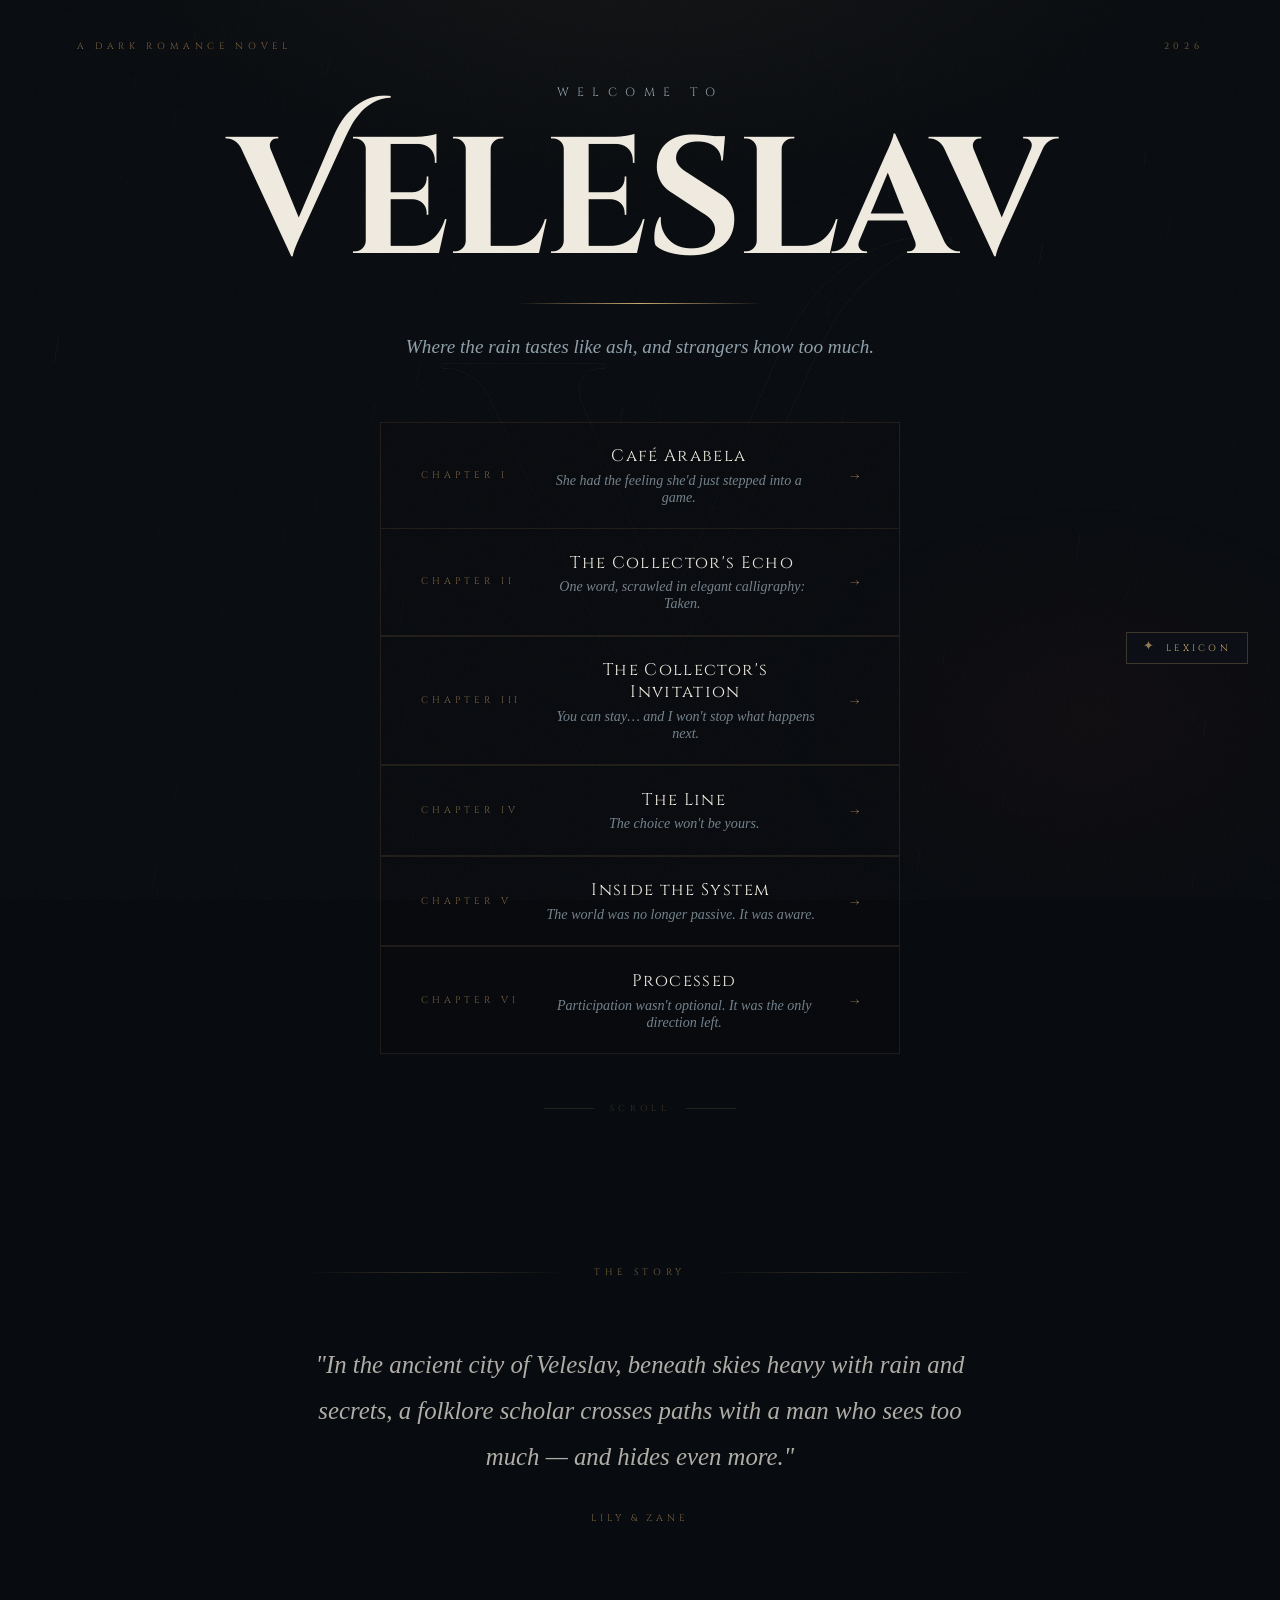
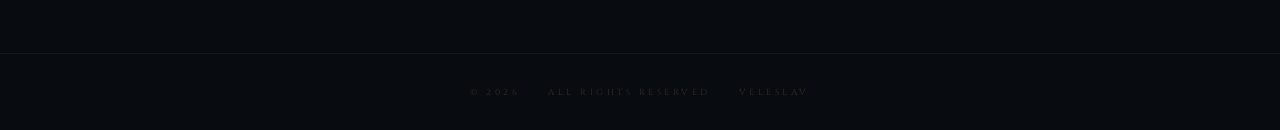
<file: index.html>
<!DOCTYPE html>
<html lang="en">
<head>
  <meta charset="UTF-8"/>
  <meta name="viewport" content="width=device-width, initial-scale=1.0"/>
  <title>Veleslav — A Dark Romance</title>
  <link href="https://fonts.googleapis.com/css2?family=Cinzel+Decorative:wght@400;700&family=Cinzel:wght@400;600&family=Cormorant+Garamond:ital,wght@0,300;0,400;1,300;1,400&family=IM+Fell+English:ital@0;1&display=swap" rel="stylesheet"/>
  <style>
    :root {
      --deep:     #080b0f;
      --parchment:#f0ebe0;
      --gold:     #c9a96e;
      --gold-dim: #7a6240;
      --mist:     #8fa0ab;
      --crimson:  #6b1e1e;
    }

    *, *::before, *::after { box-sizing: border-box; margin: 0; padding: 0; }
    html, body { width: 100%; height: 100%; }

    body {
      background: var(--deep);
      color: var(--parchment);
      font-family: 'Cormorant Garamond', serif;
      overflow-x: hidden;
      cursor: default;
    }

    /* ── Grain texture ── */
    body::after {
      content: '';
      position: fixed;
      inset: 0;
      pointer-events: none;
      z-index: 100;
      opacity: 0.035;
      background-image: url("data:image/svg+xml,%3Csvg viewBox='0 0 256 256' xmlns='http://www.w3.org/2000/svg'%3E%3Cfilter id='noise'%3E%3CfeTurbulence type='fractalNoise' baseFrequency='0.9' numOctaves='4' stitchTiles='stitch'/%3E%3C/filter%3E%3Crect width='100%25' height='100%25' filter='url(%23noise)'/%3E%3C/svg%3E");
      background-size: 200px;
    }

    /* ── Rain ── */
    #rain {
      position: fixed;
      inset: 0;
      z-index: 0;
      pointer-events: none;
      opacity: 0.15;
    }

    /* ── Background atmosphere ── */
    .bg-glow {
      position: fixed;
      inset: 0;
      z-index: 0;
      pointer-events: none;
      background:
        radial-gradient(ellipse 70% 50% at 50% -10%, rgba(201,169,110,0.06) 0%, transparent 70%),
        radial-gradient(ellipse 40% 40% at 85% 80%, rgba(107,30,30,0.08) 0%, transparent 60%);
    }

    /* ══════════════════════
       HERO
    ══════════════════════ */
    .hero {
      position: relative;
      z-index: 2;
      min-height: 100vh;
      display: grid;
      grid-template-rows: auto 1fr auto;
      padding: 0 6vw;
    }

    .hero-watermark {
      position: absolute;
      top: 50%;
      left: 50%;
      transform: translate(-50%, -52%);
      font-family: 'Cinzel Decorative', serif;
      font-size: clamp(18rem, 40vw, 42rem);
      font-weight: 700;
      color: transparent;
      -webkit-text-stroke: 1px rgba(201,169,110,0.055);
      line-height: 1;
      pointer-events: none;
      user-select: none;
    }

    .hero-top {
      display: flex;
      justify-content: space-between;
      align-items: flex-start;
      padding-top: 2.5rem;
      opacity: 0;
      animation: fadeIn 1s ease forwards 0.2s;
    }

    .hero-tag {
      font-family: 'Cinzel', serif;
      font-size: 0.58rem;
      letter-spacing: 0.5em;
      text-transform: uppercase;
      color: var(--gold-dim);
    }

    .hero-center {
      display: flex;
      flex-direction: column;
      align-items: center;
      justify-content: center;
      text-align: center;
      padding: 2rem 0 3rem;
    }

    .title-pre {
      font-family: 'Cinzel', serif;
      font-size: clamp(0.6rem, 1.2vw, 0.75rem);
      letter-spacing: 0.7em;
      text-transform: uppercase;
      color: var(--mist);
      display: block;
      margin-bottom: 1.8rem;
      opacity: 0;
      animation: fadeIn 1.2s ease forwards 0.4s;
    }

    .title-main {
      font-family: 'Cinzel Decorative', serif;
      font-size: clamp(4rem, 13vw, 11rem);
      font-weight: 700;
      line-height: 0.9;
      color: var(--parchment);
      letter-spacing: -0.02em;
      opacity: 0;
      animation: titleReveal 1.8s cubic-bezier(0.16,1,0.3,1) forwards 0.6s;
    }

    .title-main::after {
      content: '';
      display: block;
      width: 0;
      height: 1px;
      background: linear-gradient(90deg, transparent, var(--gold), transparent);
      margin: 1.5rem auto 0;
      animation: lineGrow 1.2s ease forwards 1.8s;
    }

    .title-sub {
      font-family: 'IM Fell English', serif;
      font-style: italic;
      font-size: clamp(0.95rem, 2vw, 1.2rem);
      color: var(--mist);
      margin-top: 2rem;
      opacity: 0;
      animation: fadeIn 1s ease forwards 1.6s;
    }

    /* ── Chapter cards ── */
    .chapters {
      display: flex;
      flex-direction: column;
      align-items: center;
      margin-top: 4rem;
      opacity: 0;
      animation: fadeIn 1s ease forwards 2s;
      width: 100%;
    }

    .chapter-link {
      display: flex;
      align-items: center;
      gap: 2rem;
      padding: 1.4rem 2.5rem;
      width: clamp(280px, 55vw, 520px);
      border: 1px solid rgba(201,169,110,0.12);
      text-decoration: none;
      color: var(--parchment);
      position: relative;
      transition: all 0.4s ease;
      background: rgba(8,11,15,0.5);
      backdrop-filter: blur(4px);
    }

    .chapter-link:first-child { border-bottom: none; }

    .chapter-link::before {
      content: '';
      position: absolute;
      inset: 0;
      background: linear-gradient(90deg, rgba(201,169,110,0.05), transparent);
      opacity: 0;
      transition: opacity 0.4s;
    }

    .chapter-link:hover::before { opacity: 1; }
    .chapter-link:hover { border-color: rgba(201,169,110,0.35); }
    .chapter-link:hover .ch-arrow { transform: translateX(6px); color: var(--gold); }
    .chapter-link:hover .ch-num   { color: var(--gold); }

    .ch-num {
      font-family: 'Cinzel', serif;
      font-size: 0.6rem;
      letter-spacing: 0.4em;
      text-transform: uppercase;
      color: var(--gold-dim);
      min-width: 70px;
      transition: color 0.4s;
    }

    .ch-info { flex: 1; }

    .ch-title {
      font-family: 'Cinzel', serif;
      font-size: clamp(0.85rem, 1.8vw, 1.05rem);
      font-weight: 400;
      letter-spacing: 0.08em;
      margin-bottom: 0.3rem;
    }

    .ch-desc {
      font-family: 'IM Fell English', serif;
      font-style: italic;
      font-size: clamp(0.78rem, 1.3vw, 0.88rem);
      color: var(--mist);
      opacity: 0.8;
    }

    .ch-arrow {
      font-size: 0.9rem;
      color: var(--gold-dim);
      transition: transform 0.4s ease, color 0.4s;
    }

    .hero-bottom {
      display: flex;
      justify-content: center;
      padding-bottom: 2.5rem;
      opacity: 0;
      animation: fadeIn 1s ease forwards 2.4s;
    }

    .scroll-hint {
      font-family: 'Cinzel', serif;
      font-size: 0.55rem;
      letter-spacing: 0.5em;
      text-transform: uppercase;
      color: rgba(139,111,71,0.4);
      display: flex;
      align-items: center;
      gap: 1rem;
    }
    .scroll-hint::before, .scroll-hint::after {
      content: '';
      width: 50px;
      height: 1px;
      background: rgba(201,169,110,0.15);
      display: block;
    }

    /* ══════════════════════
       ABOUT
    ══════════════════════ */
    .about {
      position: relative;
      z-index: 2;
      max-width: 760px;
      margin: 0 auto;
      padding: 7rem 2.5rem 8rem;
      text-align: center;
    }

    .about-rule {
      display: flex;
      align-items: center;
      gap: 1.5rem;
      margin-bottom: 4rem;
    }
    .about-rule::before, .about-rule::after {
      content: '';
      flex: 1;
      height: 1px;
      background: linear-gradient(90deg, transparent, rgba(201,169,110,0.25), transparent);
    }
    .about-rule span {
      font-family: 'Cinzel', serif;
      font-size: 0.58rem;
      letter-spacing: 0.5em;
      text-transform: uppercase;
      color: var(--gold-dim);
      white-space: nowrap;
    }

    .about-quote {
      font-family: 'IM Fell English', serif;
      font-style: italic;
      font-size: clamp(1.15rem, 2.5vw, 1.55rem);
      line-height: 1.85;
      color: rgba(240,235,224,0.72);
      margin-bottom: 2rem;
    }

    .about-attr {
      font-family: 'Cinzel', serif;
      font-size: 0.6rem;
      letter-spacing: 0.4em;
      text-transform: uppercase;
      color: var(--gold-dim);
    }

    .reveal {
      opacity: 0;
      transform: translateY(20px);
      transition: opacity 1s ease, transform 1s ease;
    }
    .reveal.visible { opacity: 1; transform: translateY(0); }

    footer {
      position: relative;
      z-index: 2;
      text-align: center;
      padding: 2rem;
      border-top: 1px solid rgba(201,169,110,0.08);
      font-family: 'Cinzel', serif;
      font-size: 0.55rem;
      letter-spacing: 0.4em;
      text-transform: uppercase;
      color: rgba(139,111,71,0.35);
    }

    @keyframes fadeIn {
      from { opacity: 0; }
      to   { opacity: 1; }
    }
    @keyframes titleReveal {
      from { opacity: 0; transform: translateY(30px) scale(0.97); filter: blur(6px); }
      to   { opacity: 1; transform: translateY(0) scale(1); filter: blur(0); }
    }
    @keyframes lineGrow {
      from { width: 0; }
      to   { width: clamp(120px, 30%, 280px); }
    }
  </style>
  <link rel="stylesheet" href="word-explainer.css"/>
</head>
<body>

<canvas id="rain"></canvas>
<div class="bg-glow"></div>

<section class="hero">
  <div class="hero-watermark">V</div>

  <div class="hero-top">
    <span class="hero-tag">A Dark Romance Novel</span>
    <span class="hero-tag">2026</span>
  </div>

  <div class="hero-center">
    <span class="title-pre">Welcome to</span>
    <h1 class="title-main">Veleslav</h1>
    <p class="title-sub">Where the rain tastes like ash, and strangers know too much.</p>

    <nav class="chapters">
      <a class="chapter-link" href="chapter1.html">
        <span class="ch-num">Chapter I</span>
        <div class="ch-info">
          <div class="ch-title">Café Arabela</div>
          <div class="ch-desc">She had the feeling she'd just stepped into a game.</div>
        </div>
        <span class="ch-arrow">→</span>
      </a>
      <a class="chapter-link" href="chapter2.html">
        <span class="ch-num">Chapter II</span>
        <div class="ch-info">
          <div class="ch-title">The Collector's Echo</div>
          <div class="ch-desc">One word, scrawled in elegant calligraphy: Taken.</div>
        </div>
        <span class="ch-arrow">→</span>
      </a>
      <a class="chapter-link" href="chapter3.html">
        <span class="ch-num">Chapter III</span>
        <div class="ch-info">
          <div class="ch-title">The Collector's Invitation</div>
          <div class="ch-desc">You can stay… and I won't stop what happens next.</div>
        </div>
        <span class="ch-arrow">→</span>
      </a>
      <a class="chapter-link" href="chapter4.html">
        <span class="ch-num">Chapter IV</span>
        <div class="ch-info">
          <div class="ch-title">The Line</div>
          <div class="ch-desc">The choice won't be yours.</div>
        </div>
        <span class="ch-arrow">→</span>
      </a>
      <a class="chapter-link" href="chapter5.html">
        <span class="ch-num">Chapter V</span>
        <div class="ch-info">
          <div class="ch-title">Inside the System</div>
          <div class="ch-desc">The world was no longer passive. It was aware.</div>
        </div>
        <span class="ch-arrow">→</span>
      </a>
      <a class="chapter-link" href="chapter6.html">
        <span class="ch-num">Chapter VI</span>
        <div class="ch-info">
          <div class="ch-title">Processed</div>
          <div class="ch-desc">Participation wasn't optional. It was the only direction left.</div>
        </div>
        <span class="ch-arrow">→</span>
      </a>
    </nav>
  </div>

  <div class="hero-bottom">
    <div class="scroll-hint">Scroll</div>
  </div>
</section>

<section class="about">
  <div class="about-rule reveal"><span>The Story</span></div>
  <p class="about-quote reveal">
    "In the ancient city of Veleslav, beneath skies heavy with rain and secrets, a folklore scholar crosses paths with a man who sees too much — and hides even more."
  </p>
  <p class="about-attr reveal">Lily &amp; Zane</p>
</section>

<footer>&copy; 2026 &nbsp;·&nbsp; All Rights Reserved &nbsp;·&nbsp; Veleslav</footer>

<script>
  const canvas = document.getElementById('rain');
  const ctx = canvas.getContext('2d');
  let drops = [];

  function resize() { canvas.width = window.innerWidth; canvas.height = window.innerHeight; }
  resize();
  window.addEventListener('resize', resize);

  for (let i = 0; i < 140; i++) {
    drops.push({
      x: Math.random() * window.innerWidth,
      y: Math.random() * window.innerHeight,
      len: Math.random() * 18 + 8,
      speed: Math.random() * 2.5 + 1,
      opacity: Math.random() * 0.4 + 0.08,
      width: Math.random() * 0.6 + 0.2,
    });
  }

  (function drawRain() {
    ctx.clearRect(0, 0, canvas.width, canvas.height);
    drops.forEach(d => {
      ctx.beginPath();
      ctx.moveTo(d.x, d.y);
      ctx.lineTo(d.x - d.len * 0.15, d.y + d.len);
      ctx.strokeStyle = `rgba(170,195,210,${d.opacity})`;
      ctx.lineWidth = d.width;
      ctx.stroke();
      d.y += d.speed; d.x -= d.speed * 0.15;
      if (d.y > canvas.height) { d.y = -d.len; d.x = Math.random() * canvas.width; }
    });
    requestAnimationFrame(drawRain);
  })();

  const obs = new IntersectionObserver(entries => {
    entries.forEach(e => { if (e.isIntersecting) { e.target.classList.add('visible'); obs.unobserve(e.target); } });
  }, { threshold: 0.15 });
  document.querySelectorAll('.reveal').forEach(el => obs.observe(el));
</script>

<!-- ── Word Explainer Widget ── -->
<div id="word-explainer">
  <button id="we-toggle" aria-label="Open word explainer">
    <span class="we-rune">✦</span>
    Lexicon
  </button>
  <div id="we-panel" class="we-hidden" role="dialog" aria-label="Word Explainer">
    <div class="we-header">
      <span class="we-title">Word Explainer</span>
      <button class="we-close" id="we-close" aria-label="Close">✕</button>
    </div>
    <div class="we-input-row">
      <input
        id="we-input"
        type="text"
        placeholder="A word you don't recognize?"
        autocomplete="off"
        autocorrect="off"
        spellcheck="false"
        maxlength="60"
        aria-label="Enter a word"
      />
      <button id="we-btn" aria-label="Explain word">Explain</button>
    </div>
    <div id="we-output" class="we-empty" aria-live="polite">Enter a word above…</div>
    <div class="we-ornament">✦ &nbsp; ✦ &nbsp; ✦</div>
  </div>
</div>
<script src="word-explainer.js"></script>

</body>
</html>
</file>
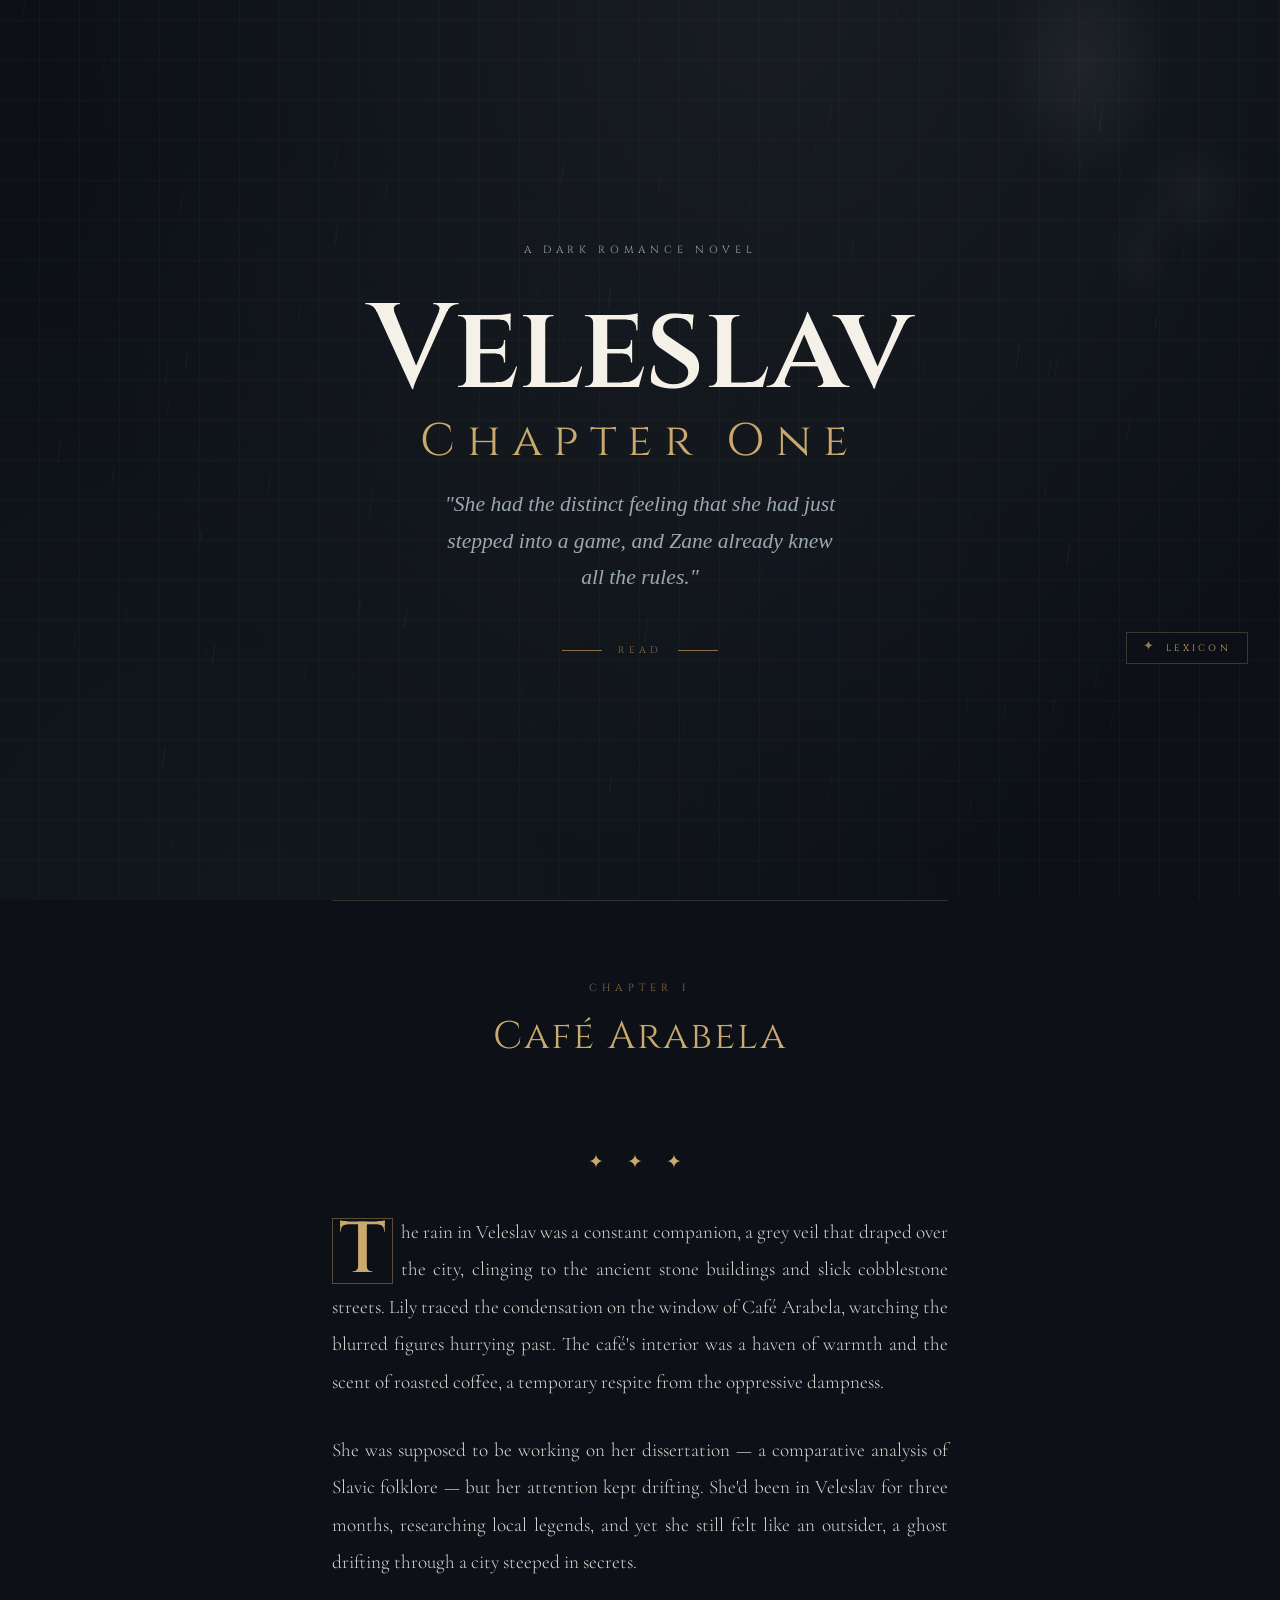
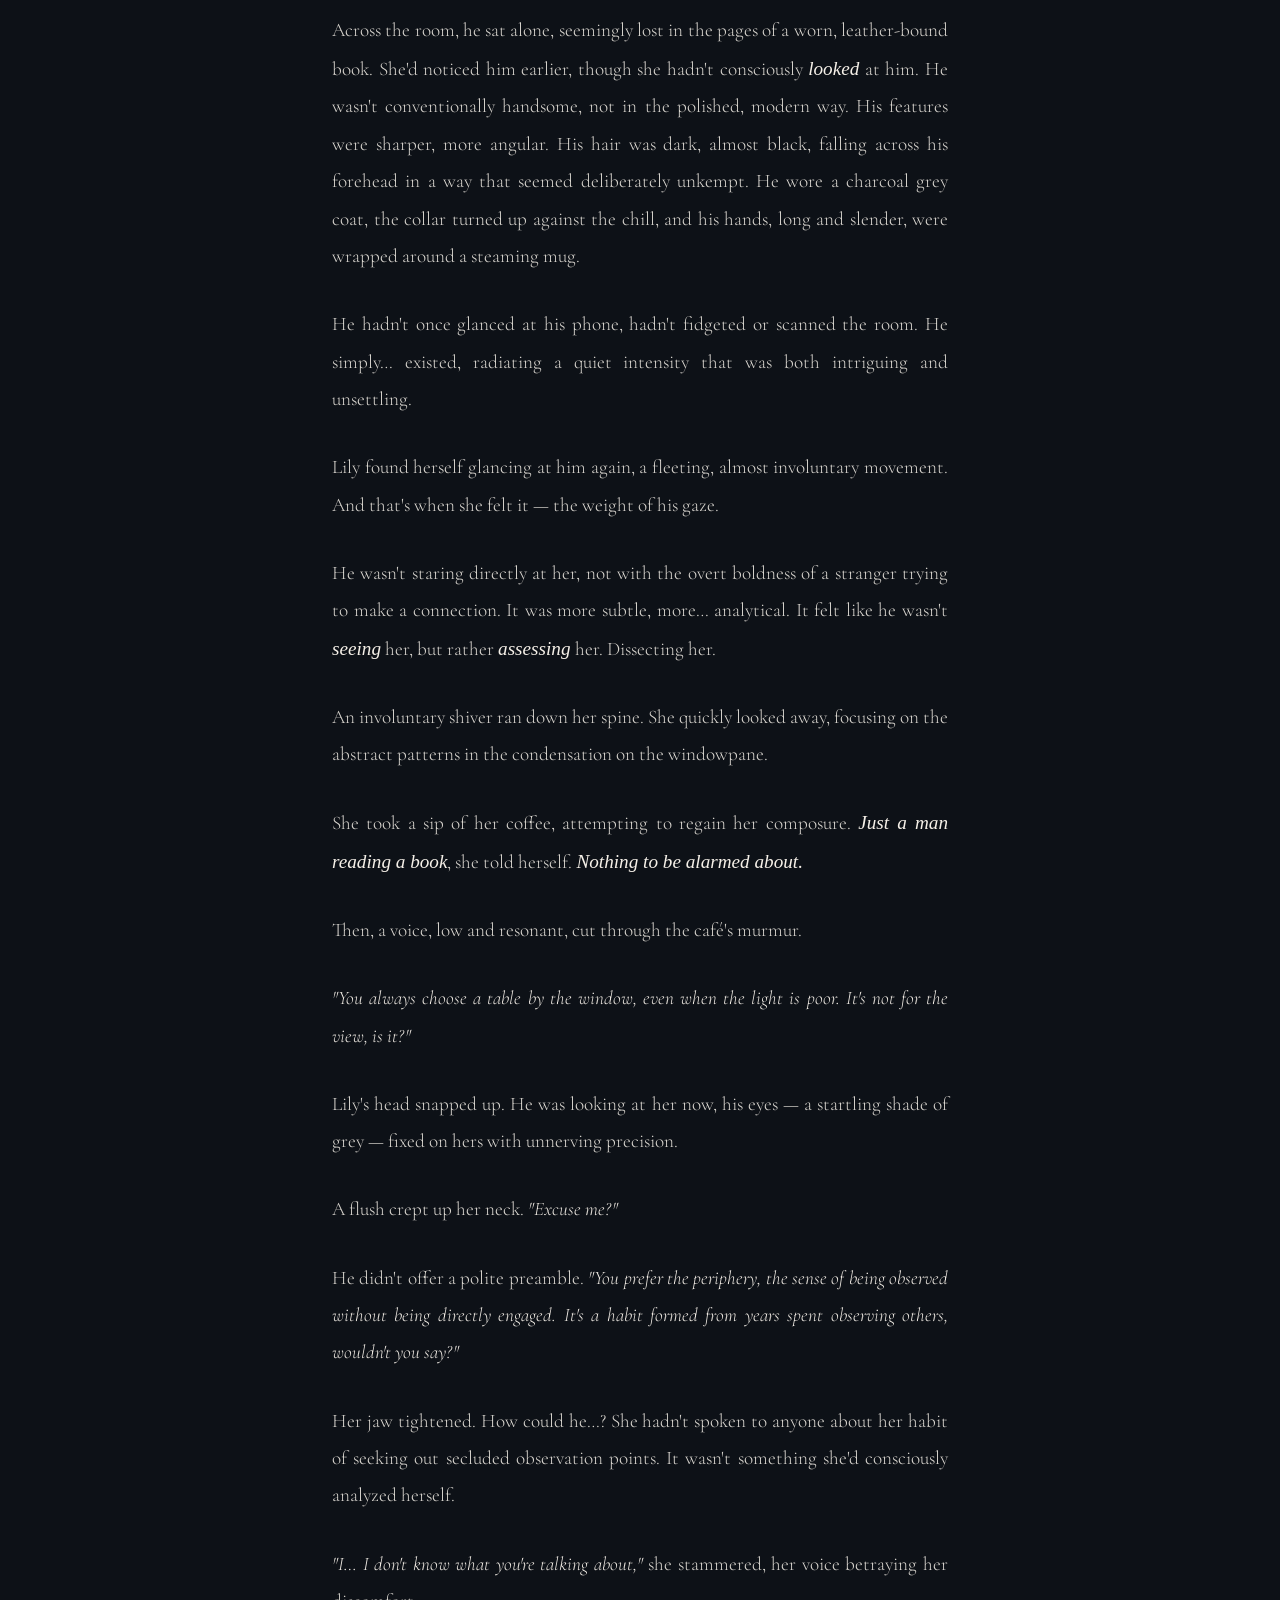
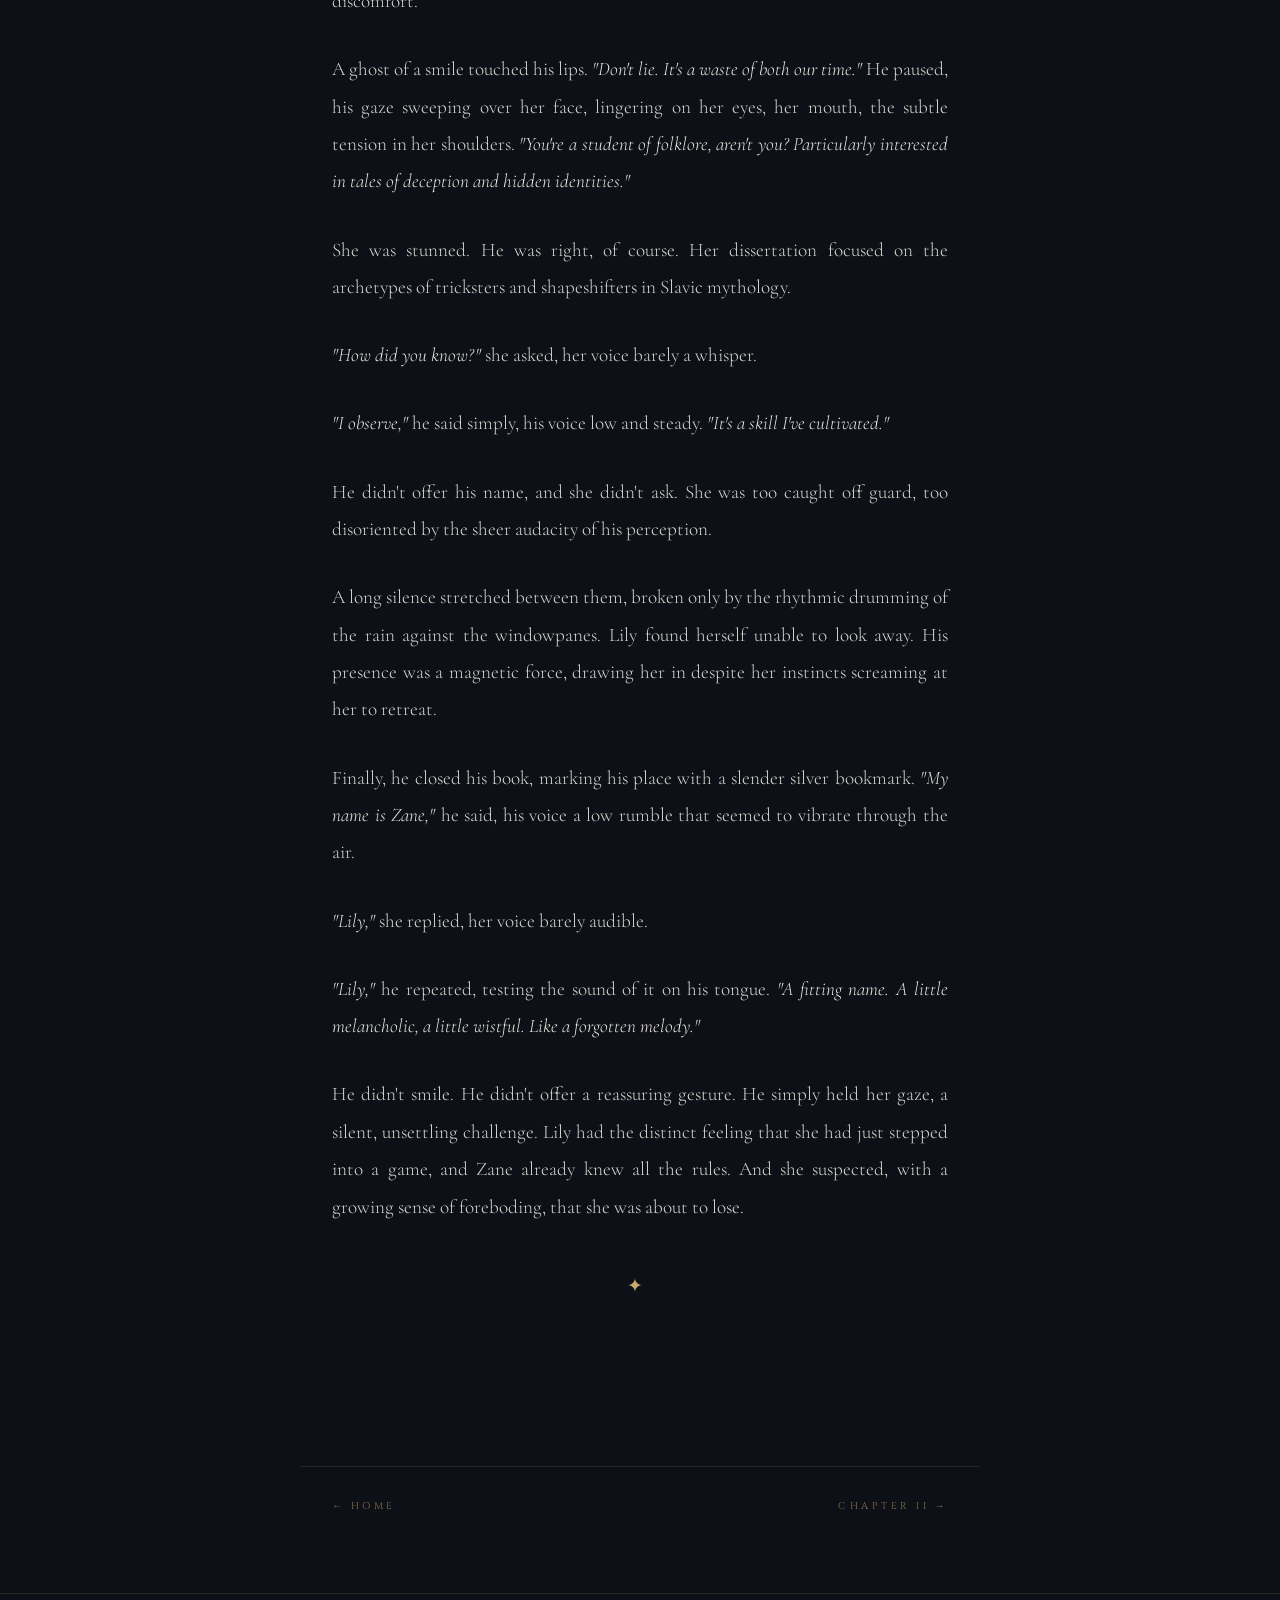
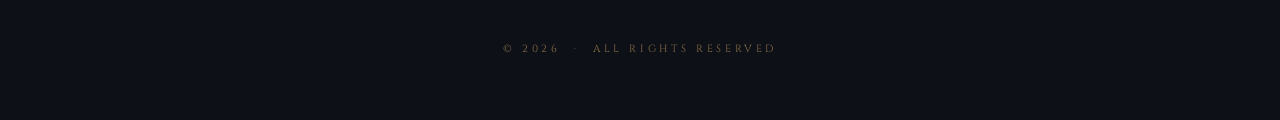
<file: chapter1.html>
<!DOCTYPE html>
<html lang="en">
<head>
  <meta charset="UTF-8" />
  <meta name="viewport" content="width=device-width, initial-scale=1.0"/>
  <title>Chapter One — Veleslav</title>
  <link href="https://fonts.googleapis.com/css2?family=Cormorant+Garamond:ital,wght@0,300;0,400;0,600;1,300;1,400&family=Cinzel:wght@400;600&family=IM+Fell+English:ital@0;1&display=swap" rel="stylesheet"/>
  <style>
    :root {
      --ink: #1a1410;
      --parchment: #f5f0e8;
      --sepia: #8b6f47;
      --mist: #9aa8b2;
      --accent: #c9a96e;
      --deep: #0d1117;
    }

    *, *::before, *::after { box-sizing: border-box; margin: 0; padding: 0; }

    html { scroll-behavior: smooth; }

    body {
      background-color: var(--deep);
      color: var(--parchment);
      font-family: 'Cormorant Garamond', serif;
      font-weight: 300;
      min-height: 100vh;
      overflow-x: hidden;
      cursor: default;
    }

    /* ── Rain canvas ── */
    #rain {
      position: fixed;
      inset: 0;
      pointer-events: none;
      z-index: 0;
      opacity: 0.18;
    }

    /* ── Fog overlay ── */
    .fog {
      position: fixed;
      inset: 0;
      pointer-events: none;
      z-index: 1;
      background: radial-gradient(ellipse at 60% 0%, rgba(154,168,178,0.08) 0%, transparent 70%),
                  radial-gradient(ellipse at 20% 100%, rgba(100,120,130,0.06) 0%, transparent 60%);
    }

    /* ── Hero ── */
    .hero {
      position: relative;
      z-index: 2;
      min-height: 100vh;
      display: flex;
      flex-direction: column;
      align-items: center;
      justify-content: center;
      text-align: center;
      padding: 4rem 2rem;
    }

    .hero::before {
      content: '';
      position: absolute;
      inset: 0;
      background:
        repeating-linear-gradient(0deg, transparent, transparent 39px, rgba(201,169,110,0.04) 39px, rgba(201,169,110,0.04) 40px),
        repeating-linear-gradient(90deg, transparent, transparent 39px, rgba(201,169,110,0.03) 39px, rgba(201,169,110,0.03) 40px);
      pointer-events: none;
    }

    .hero-eyebrow {
      font-family: 'Cinzel', serif;
      font-size: 0.65rem;
      letter-spacing: 0.45em;
      color: var(--mist);
      text-transform: uppercase;
      margin-bottom: 2.5rem;
      opacity: 0;
      animation: fadeUp 1.2s ease forwards 0.3s;
    }

    .hero-title {
      font-family: 'Cinzel', serif;
      font-size: clamp(3rem, 10vw, 7.5rem);
      font-weight: 600;
      line-height: 0.9;
      color: var(--parchment);
      letter-spacing: -0.01em;
      margin-bottom: 1.5rem;
      opacity: 0;
      animation: fadeUp 1.4s ease forwards 0.5s;
    }

    .hero-title span {
      display: block;
      color: var(--accent);
      font-size: 0.38em;
      font-weight: 400;
      letter-spacing: 0.25em;
      margin-top: 1rem;
    }

    .hero-subtitle {
      font-family: 'IM Fell English', serif;
      font-style: italic;
      font-size: clamp(1rem, 2.5vw, 1.35rem);
      color: var(--mist);
      max-width: 38ch;
      line-height: 1.7;
      margin-bottom: 3rem;
      opacity: 0;
      animation: fadeUp 1.4s ease forwards 0.75s;
    }

    .scroll-cue {
      font-family: 'Cinzel', serif;
      font-size: 0.6rem;
      letter-spacing: 0.4em;
      color: var(--sepia);
      text-transform: uppercase;
      opacity: 0;
      animation: fadeUp 1s ease forwards 1.4s, pulse 2.5s ease-in-out infinite 2.4s;
      display: flex;
      align-items: center;
      gap: 1rem;
    }
    .scroll-cue::before, .scroll-cue::after {
      content: '';
      display: block;
      width: 40px;
      height: 1px;
      background: var(--sepia);
    }

    /* ── Divider ── */
    .ornament {
      text-align: center;
      color: var(--accent);
      font-size: 1.2rem;
      opacity: 0.6;
      margin: 2.5rem 0;
      letter-spacing: 0.5em;
    }

    /* ── Chapter body ── */
    .chapter {
      position: relative;
      z-index: 2;
      max-width: 680px;
      margin: 0 auto;
      padding: 0 2rem 8rem;
    }

    .chapter-header {
      text-align: center;
      padding: 5rem 0 3rem;
      border-top: 1px solid rgba(201,169,110,0.2);
    }

    .chapter-label {
      font-family: 'Cinzel', serif;
      font-size: 0.65rem;
      letter-spacing: 0.5em;
      color: var(--sepia);
      text-transform: uppercase;
      display: block;
      margin-bottom: 1rem;
    }

    .chapter-name {
      font-family: 'Cinzel', serif;
      font-size: clamp(1.6rem, 4vw, 2.4rem);
      font-weight: 400;
      color: var(--accent);
      letter-spacing: 0.05em;
    }

    /* ── Prose ── */
    .prose p {
      font-size: clamp(1.05rem, 2vw, 1.2rem);
      line-height: 1.95;
      color: rgba(245,240,232,0.88);
      margin-bottom: 1.6em;
      text-align: justify;
      hyphens: auto;
    }

    .prose p:first-child::first-letter {
      font-family: 'Cinzel', serif;
      font-size: 4.5rem;
      font-weight: 600;
      color: var(--accent);
      float: left;
      line-height: 0.8;
      margin: 0.05em 0.12em 0 0;
      padding: 0.05em 0.08em;
      border: 1px solid rgba(201,169,110,0.4);
    }

    .prose em {
      font-family: 'IM Fell English', serif;
      color: var(--parchment);
    }

    /* dialogue gets a subtle highlight */
    .dialogue {
      color: rgba(245,240,232,0.97);
      font-style: italic;
    }

    /* ── Footer ── */
    footer {
      position: relative;
      z-index: 2;
      text-align: center;
      padding: 3rem 2rem 4rem;
      border-top: 1px solid rgba(201,169,110,0.15);
      font-family: 'Cinzel', serif;
      font-size: 0.65rem;
      letter-spacing: 0.35em;
      color: var(--sepia);
      text-transform: uppercase;
    }

    /* ── Animations ── */
    @keyframes fadeUp {
      from { opacity: 0; transform: translateY(22px); }
      to   { opacity: 1; transform: translateY(0); }
    }
    @keyframes pulse {
      0%, 100% { opacity: 0.5; }
      50%       { opacity: 1; }
    }

    /* ── Scroll reveal ── */
    .reveal {
      opacity: 0;
      transform: translateY(18px);
      transition: opacity 0.9s ease, transform 0.9s ease;
    }
    .reveal.visible {
      opacity: 1;
      transform: translateY(0);
    }

    /* ── Window condensation deco ── */
    .window-deco {
      position: fixed;
      top: 0; right: 0;
      width: 280px; height: 320px;
      pointer-events: none;
      z-index: 1;
      opacity: 0.07;
      background:
        radial-gradient(ellipse at 30% 20%, rgba(255,255,255,0.8) 0%, transparent 35%),
        radial-gradient(ellipse at 70% 60%, rgba(255,255,255,0.5) 0%, transparent 25%),
        radial-gradient(ellipse at 50% 80%, rgba(255,255,255,0.4) 0%, transparent 20%);
    }
  </style>
  <link rel="stylesheet" href="word-explainer.css"/>
</head>
<body>

<canvas id="rain"></canvas>
<div class="fog"></div>
<div class="window-deco"></div>

<!-- Hero -->
<section class="hero">
  <p class="hero-eyebrow">A Dark Romance Novel</p>
  <h1 class="hero-title">
    Veleslav
    <span>Chapter One</span>
  </h1>
  <p class="hero-subtitle">
    "She had the distinct feeling that she had just stepped into a game, and Zane already knew all the rules."
  </p>
  <div class="scroll-cue">Read</div>
</section>

<!-- Chapter -->
<main class="chapter">
  <header class="chapter-header reveal">
    <span class="chapter-label">Chapter I</span>
    <h2 class="chapter-name">Café Arabela</h2>
  </header>
  <div class="ornament reveal">✦ ✦ ✦</div>

  <div class="prose">

    <p class="reveal">
      The rain in Veleslav was a constant companion, a grey veil that draped over the city, clinging to the ancient stone buildings and slick cobblestone streets. Lily traced the condensation on the window of Café Arabela, watching the blurred figures hurrying past. The café's interior was a haven of warmth and the scent of roasted coffee, a temporary respite from the oppressive dampness.
    </p>

    <p class="reveal">
      She was supposed to be working on her dissertation — a comparative analysis of Slavic folklore — but her attention kept drifting. She'd been in Veleslav for three months, researching local legends, and yet she still felt like an outsider, a ghost drifting through a city steeped in secrets.
    </p>

    <p class="reveal">
      Across the room, he sat alone, seemingly lost in the pages of a worn, leather-bound book. She'd noticed him earlier, though she hadn't consciously <em>looked</em> at him. He wasn't conventionally handsome, not in the polished, modern way. His features were sharper, more angular. His hair was dark, almost black, falling across his forehead in a way that seemed deliberately unkempt. He wore a charcoal grey coat, the collar turned up against the chill, and his hands, long and slender, were wrapped around a steaming mug.
    </p>

    <p class="reveal">
      He hadn't once glanced at his phone, hadn't fidgeted or scanned the room. He simply… existed, radiating a quiet intensity that was both intriguing and unsettling.
    </p>

    <p class="reveal">
      Lily found herself glancing at him again, a fleeting, almost involuntary movement. And that's when she felt it — the weight of his gaze.
    </p>

    <p class="reveal">
      He wasn't staring directly at her, not with the overt boldness of a stranger trying to make a connection. It was more subtle, more… analytical. It felt like he wasn't <em>seeing</em> her, but rather <em>assessing</em> her. Dissecting her.
    </p>

    <p class="reveal">
      An involuntary shiver ran down her spine. She quickly looked away, focusing on the abstract patterns in the condensation on the windowpane.
    </p>

    <p class="reveal">
      She took a sip of her coffee, attempting to regain her composure. <em>Just a man reading a book</em>, she told herself. <em>Nothing to be alarmed about.</em>
    </p>

    <p class="reveal">
      Then, a voice, low and resonant, cut through the café's murmur.
    </p>

    <p class="reveal">
      <span class="dialogue">"You always choose a table by the window, even when the light is poor. It's not for the view, is it?"</span>
    </p>

    <p class="reveal">
      Lily's head snapped up. He was looking at her now, his eyes — a startling shade of grey — fixed on hers with unnerving precision.
    </p>

    <p class="reveal">
      A flush crept up her neck. <span class="dialogue">"Excuse me?"</span>
    </p>

    <p class="reveal">
      He didn't offer a polite preamble. <span class="dialogue">"You prefer the periphery, the sense of being observed without being directly engaged. It's a habit formed from years spent observing others, wouldn't you say?"</span>
    </p>

    <p class="reveal">
      Her jaw tightened. How could he…? She hadn't spoken to anyone about her habit of seeking out secluded observation points. It wasn't something she'd consciously analyzed herself.
    </p>

    <p class="reveal">
      <span class="dialogue">"I… I don't know what you're talking about,"</span> she stammered, her voice betraying her discomfort.
    </p>

    <p class="reveal">
      A ghost of a smile touched his lips. <span class="dialogue">"Don't lie. It's a waste of both our time."</span> He paused, his gaze sweeping over her face, lingering on her eyes, her mouth, the subtle tension in her shoulders. <span class="dialogue">"You're a student of folklore, aren't you? Particularly interested in tales of deception and hidden identities."</span>
    </p>

    <p class="reveal">
      She was stunned. He was right, of course. Her dissertation focused on the archetypes of tricksters and shapeshifters in Slavic mythology.
    </p>

    <p class="reveal">
      <span class="dialogue">"How did you know?"</span> she asked, her voice barely a whisper.
    </p>

    <p class="reveal">
      <span class="dialogue">"I observe,"</span> he said simply, his voice low and steady. <span class="dialogue">"It's a skill I've cultivated."</span>
    </p>

    <p class="reveal">
      He didn't offer his name, and she didn't ask. She was too caught off guard, too disoriented by the sheer audacity of his perception.
    </p>

    <p class="reveal">
      A long silence stretched between them, broken only by the rhythmic drumming of the rain against the windowpanes. Lily found herself unable to look away. His presence was a magnetic force, drawing her in despite her instincts screaming at her to retreat.
    </p>

    <p class="reveal">
      Finally, he closed his book, marking his place with a slender silver bookmark. <span class="dialogue">"My name is Zane,"</span> he said, his voice a low rumble that seemed to vibrate through the air.
    </p>

    <p class="reveal">
      <span class="dialogue">"Lily,"</span> she replied, her voice barely audible.
    </p>

    <p class="reveal">
      <span class="dialogue">"Lily,"</span> he repeated, testing the sound of it on his tongue. <span class="dialogue">"A fitting name. A little melancholic, a little wistful. Like a forgotten melody."</span>
    </p>

    <p class="reveal">
      He didn't smile. He didn't offer a reassuring gesture. He simply held her gaze, a silent, unsettling challenge. Lily had the distinct feeling that she had just stepped into a game, and Zane already knew all the rules. And she suspected, with a growing sense of foreboding, that she was about to lose.
    </p>

  </div>

  <div class="ornament reveal" style="margin-top:3rem;">✦</div>
</main>

<!-- Chapter nav -->
<div style="position:relative;z-index:2;display:flex;justify-content:space-between;align-items:center;max-width:680px;margin:0 auto;padding:2rem 2rem 5rem;border-top:1px solid rgba(201,169,110,0.15);">
  <a href="index.html" style="font-family:'Cinzel',serif;font-size:0.62rem;letter-spacing:0.35em;text-transform:uppercase;color:#8b6f47;text-decoration:none;transition:color 0.3s;" onmouseover="this.style.color='#c9a96e'" onmouseout="this.style.color='#8b6f47'">← Home</a>
  <a href="chapter2.html" style="font-family:'Cinzel',serif;font-size:0.62rem;letter-spacing:0.35em;text-transform:uppercase;color:#8b6f47;text-decoration:none;display:flex;align-items:center;gap:0.6rem;transition:color 0.3s;" onmouseover="this.style.color='#c9a96e'" onmouseout="this.style.color='#8b6f47'">Chapter II →</a>
</div>

<footer>
  &copy; 2026 &nbsp;·&nbsp; All Rights Reserved
</footer>

<script>
  /* ── Rain ── */
  const canvas = document.getElementById('rain');
  const ctx = canvas.getContext('2d');
  let drops = [];

  function resize() {
    canvas.width  = window.innerWidth;
    canvas.height = window.innerHeight;
  }
  resize();
  window.addEventListener('resize', resize);

  function initDrops(n = 160) {
    drops = [];
    for (let i = 0; i < n; i++) {
      drops.push({
        x: Math.random() * canvas.width,
        y: Math.random() * canvas.height,
        len: Math.random() * 18 + 8,
        speed: Math.random() * 2.5 + 1.2,
        opacity: Math.random() * 0.5 + 0.1,
        width: Math.random() * 0.6 + 0.3,
      });
    }
  }
  initDrops();

  function drawRain() {
    ctx.clearRect(0, 0, canvas.width, canvas.height);
    drops.forEach(d => {
      ctx.beginPath();
      ctx.moveTo(d.x, d.y);
      ctx.lineTo(d.x - d.len * 0.15, d.y + d.len);
      ctx.strokeStyle = `rgba(180,200,210,${d.opacity})`;
      ctx.lineWidth = d.width;
      ctx.stroke();
      d.y += d.speed;
      d.x -= d.speed * 0.15;
      if (d.y > canvas.height) {
        d.y = -d.len;
        d.x = Math.random() * canvas.width;
      }
    });
    requestAnimationFrame(drawRain);
  }
  drawRain();

  /* ── Scroll reveal ── */
  const revealEls = document.querySelectorAll('.reveal');
  const observer = new IntersectionObserver((entries) => {
    entries.forEach(e => {
      if (e.isIntersecting) {
        e.target.classList.add('visible');
        observer.unobserve(e.target);
      }
    });
  }, { threshold: 0.12 });
  revealEls.forEach(el => observer.observe(el));
</script>

<!-- ── Word Explainer Widget ── -->
<div id="word-explainer">
  <button id="we-toggle" aria-label="Open word explainer">
    <span class="we-rune">✦</span>
    Lexicon
  </button>
  <div id="we-panel" class="we-hidden" role="dialog" aria-label="Word Explainer">
    <div class="we-header">
      <span class="we-title">Word Explainer</span>
      <button class="we-close" id="we-close" aria-label="Close">✕</button>
    </div>
    <div class="we-input-row">
      <input
        id="we-input"
        type="text"
        placeholder="A word you don't recognize?"
        autocomplete="off"
        autocorrect="off"
        spellcheck="false"
        maxlength="60"
        aria-label="Enter a word"
      />
      <button id="we-btn" aria-label="Explain word">Explain</button>
    </div>
    <div id="we-output" class="we-empty" aria-live="polite">Enter a word above…</div>
    <div class="we-ornament">✦ &nbsp; ✦ &nbsp; ✦</div>
  </div>
</div>
<script src="word-explainer.js"></script>

</body>
</html>
</file>
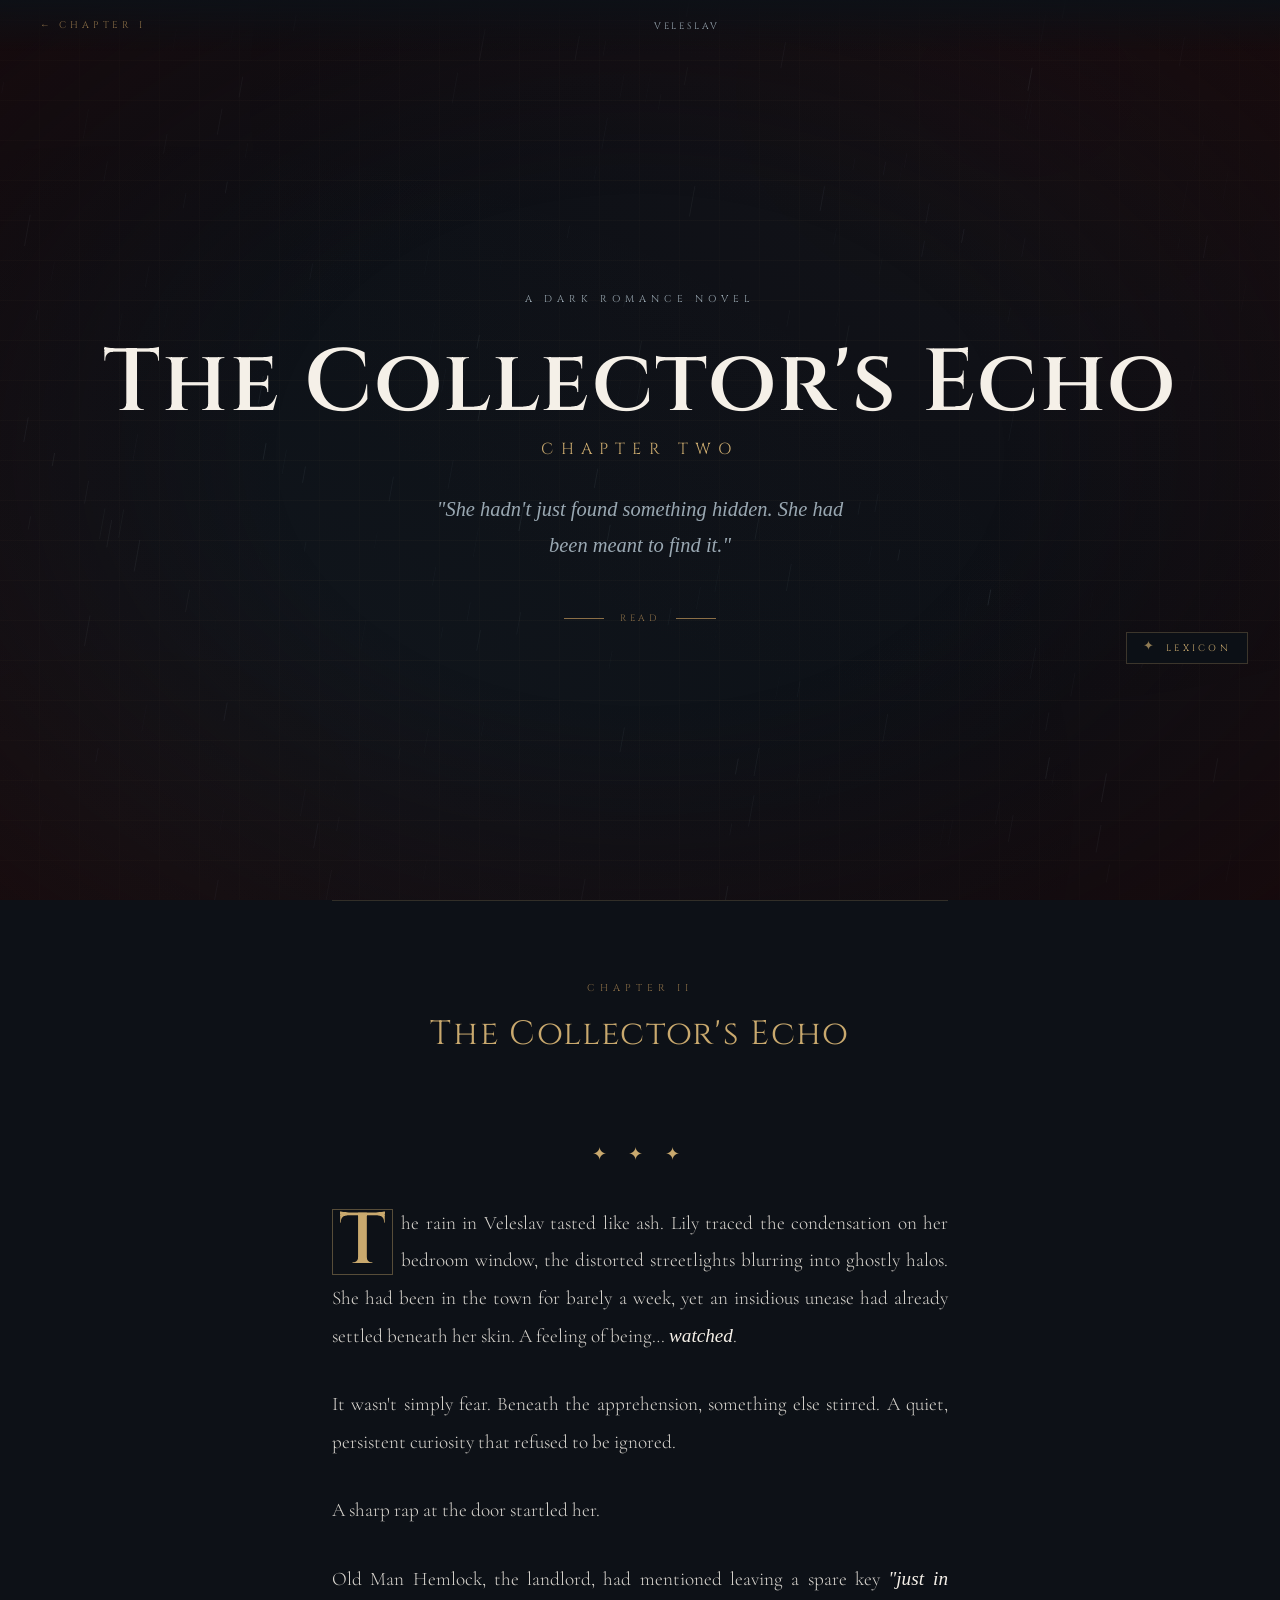
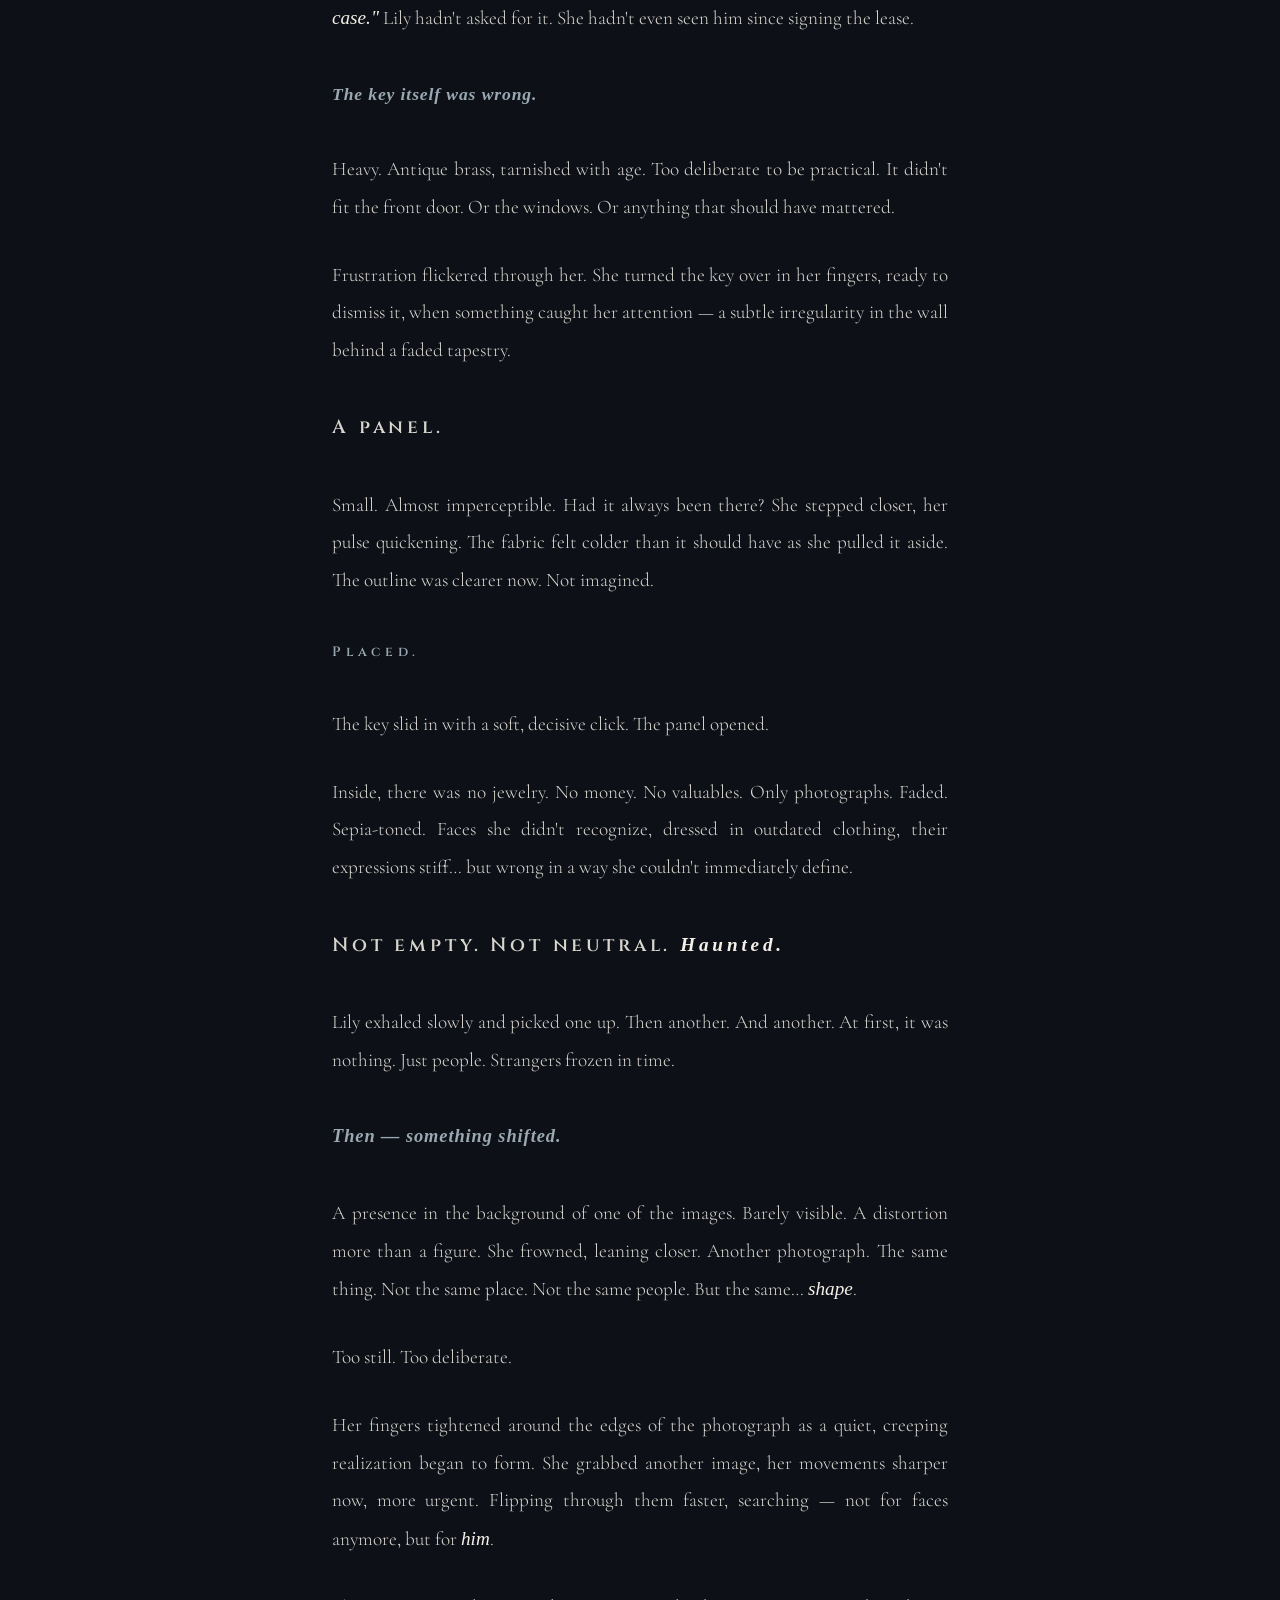
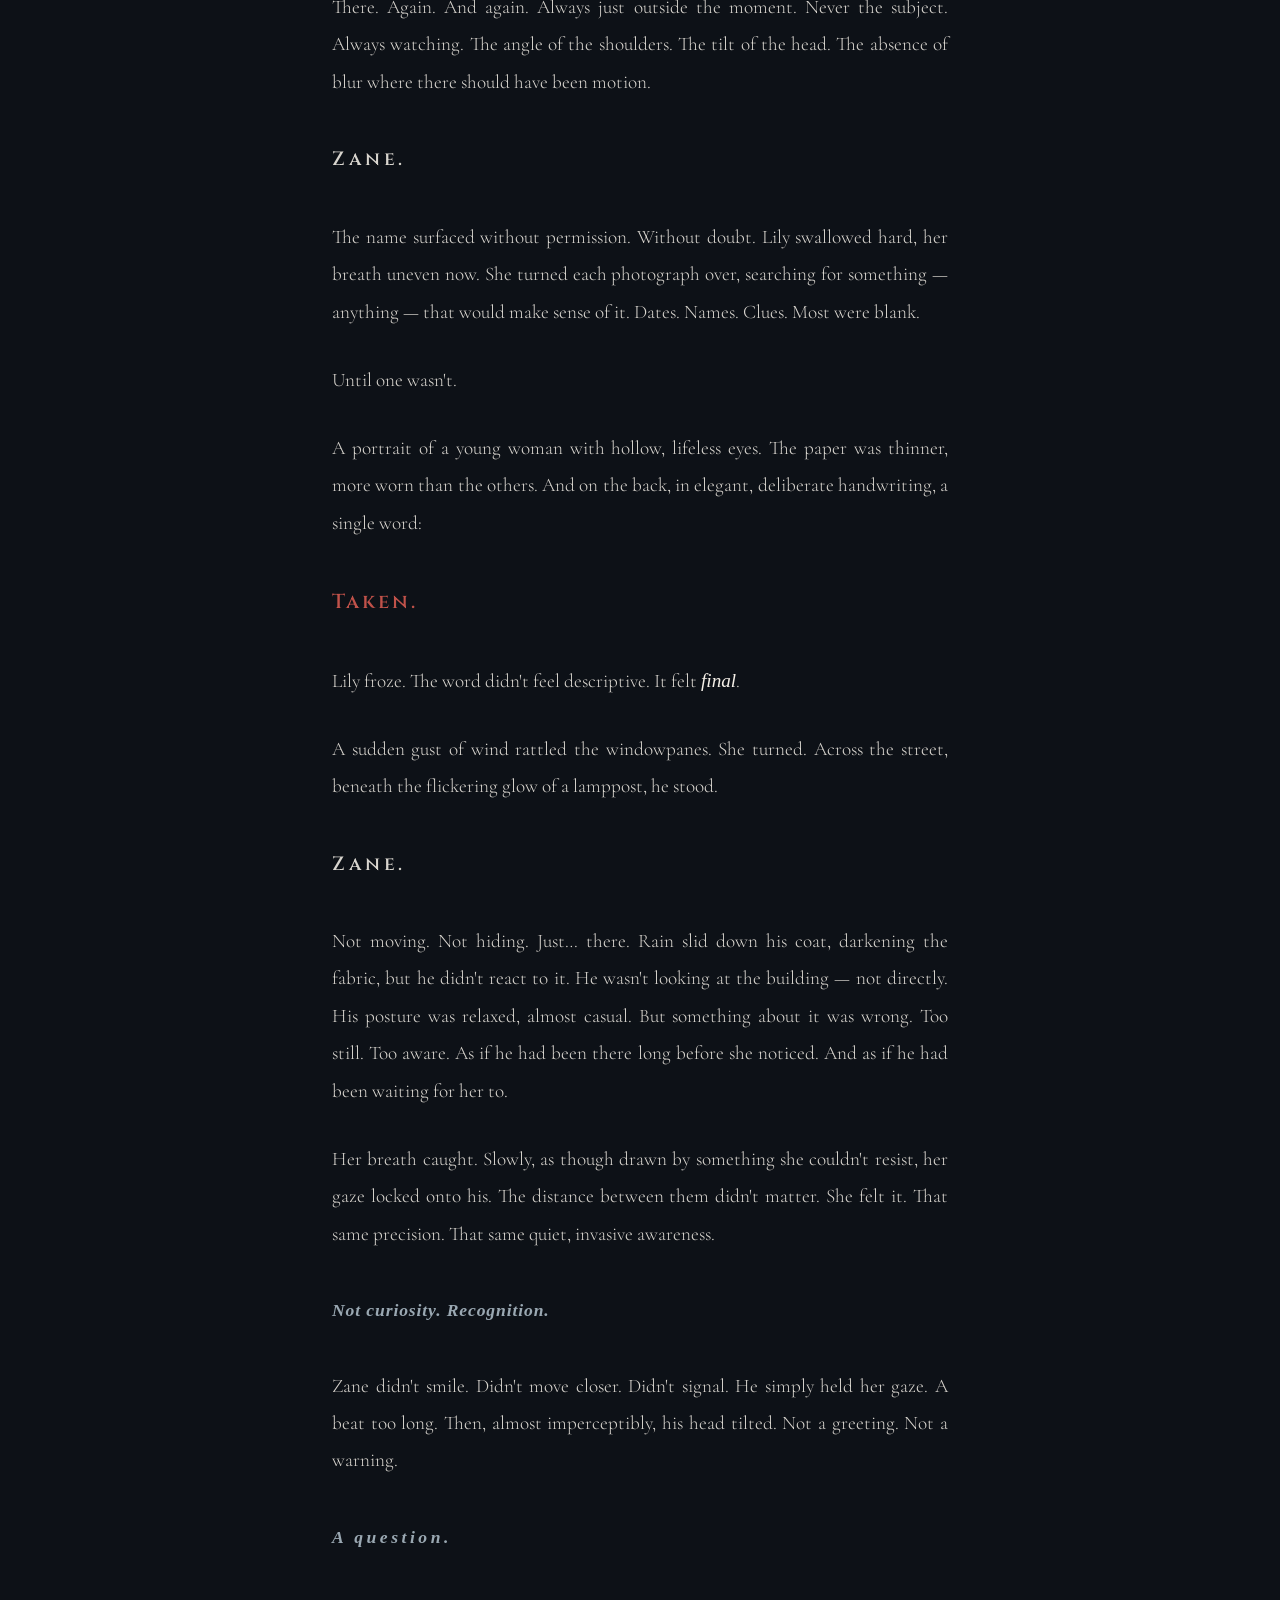
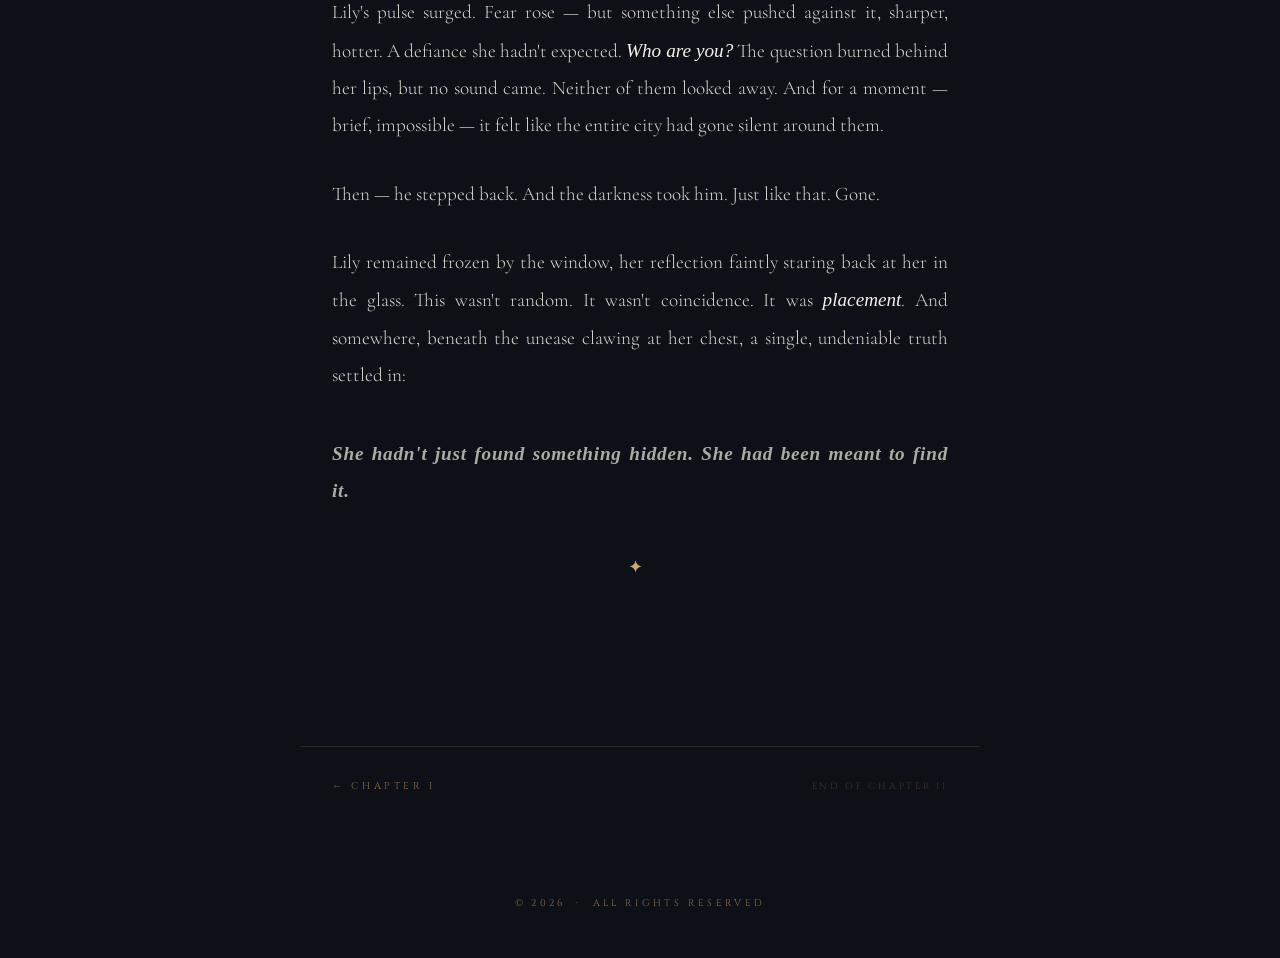
<file: chapter2.html>
<!DOCTYPE html>
<html lang="en">
<head>
  <meta charset="UTF-8" />
  <meta name="viewport" content="width=device-width, initial-scale=1.0"/>
  <title>Chapter Two — The Collector's Echo</title>
  <link href="https://fonts.googleapis.com/css2?family=Cormorant+Garamond:ital,wght@0,300;0,400;0,600;1,300;1,400&family=Cinzel:wght@400;600&family=IM+Fell+English:ital@0;1&display=swap" rel="stylesheet"/>
  <style>
    :root {
      --ink: #1a1410;
      --parchment: #f5f0e8;
      --sepia: #8b6f47;
      --mist: #9aa8b2;
      --accent: #c9a96e;
      --deep: #0d1117;
      --blood: #5c1a1a;
    }

    *, *::before, *::after { box-sizing: border-box; margin: 0; padding: 0; }
    html { scroll-behavior: smooth; }

    body {
      background-color: var(--deep);
      color: var(--parchment);
      font-family: 'Cormorant Garamond', serif;
      font-weight: 300;
      min-height: 100vh;
      overflow-x: hidden;
    }

    /* ── Rain canvas ── */
    #rain {
      position: fixed;
      inset: 0;
      pointer-events: none;
      z-index: 0;
      opacity: 0.22;
    }

    /* ── Fog ── */
    .fog {
      position: fixed;
      inset: 0;
      pointer-events: none;
      z-index: 1;
      background:
        radial-gradient(ellipse at 80% 10%, rgba(92,26,26,0.07) 0%, transparent 55%),
        radial-gradient(ellipse at 10% 90%, rgba(100,120,130,0.06) 0%, transparent 60%);
    }

    /* ── Nav ── */
    nav {
      position: fixed;
      top: 0; left: 0; right: 0;
      z-index: 10;
      display: flex;
      justify-content: space-between;
      align-items: center;
      padding: 1.2rem 2.5rem;
      background: linear-gradient(to bottom, rgba(13,17,23,0.95), transparent);
      font-family: 'Cinzel', serif;
      font-size: 0.6rem;
      letter-spacing: 0.4em;
      text-transform: uppercase;
    }

    nav a {
      color: var(--sepia);
      text-decoration: none;
      transition: color 0.3s;
    }
    nav a:hover { color: var(--accent); }

    .nav-title {
      color: var(--mist);
      font-size: 0.58rem;
      letter-spacing: 0.3em;
    }

    /* ── Hero ── */
    .hero {
      position: relative;
      z-index: 2;
      min-height: 100vh;
      display: flex;
      flex-direction: column;
      align-items: center;
      justify-content: center;
      text-align: center;
      padding: 5rem 2rem 4rem;
    }

    .hero::before {
      content: '';
      position: absolute;
      inset: 0;
      background:
        repeating-linear-gradient(0deg, transparent, transparent 39px, rgba(201,169,110,0.03) 39px, rgba(201,169,110,0.03) 40px),
        repeating-linear-gradient(90deg, transparent, transparent 39px, rgba(201,169,110,0.02) 39px, rgba(201,169,110,0.02) 40px);
      pointer-events: none;
    }

    /* A dim reddish vignette for chapter 2's darker tone */
    .hero::after {
      content: '';
      position: absolute;
      inset: 0;
      background: radial-gradient(ellipse at center, transparent 40%, rgba(30,5,5,0.55) 100%);
      pointer-events: none;
    }

    .hero-eyebrow {
      font-family: 'Cinzel', serif;
      font-size: 0.62rem;
      letter-spacing: 0.5em;
      color: var(--mist);
      text-transform: uppercase;
      margin-bottom: 2rem;
      opacity: 0;
      animation: fadeUp 1.2s ease forwards 0.3s;
      position: relative; z-index: 1;
    }

    .hero-title {
      font-family: 'Cinzel', serif;
      font-size: clamp(2.2rem, 7vw, 5.5rem);
      font-weight: 600;
      line-height: 1.05;
      color: var(--parchment);
      letter-spacing: 0.02em;
      margin-bottom: 0.5rem;
      opacity: 0;
      animation: fadeUp 1.4s ease forwards 0.5s;
      position: relative; z-index: 1;
    }

    .hero-chapter-num {
      font-family: 'Cinzel', serif;
      font-size: clamp(0.75rem, 2vw, 1rem);
      font-weight: 400;
      color: var(--accent);
      letter-spacing: 0.45em;
      text-transform: uppercase;
      display: block;
      margin-bottom: 2rem;
      opacity: 0;
      animation: fadeUp 1.4s ease forwards 0.65s;
      position: relative; z-index: 1;
    }

    .hero-subtitle {
      font-family: 'IM Fell English', serif;
      font-style: italic;
      font-size: clamp(1rem, 2.2vw, 1.28rem);
      color: var(--mist);
      max-width: 40ch;
      line-height: 1.75;
      margin-bottom: 3rem;
      opacity: 0;
      animation: fadeUp 1.4s ease forwards 0.85s;
      position: relative; z-index: 1;
    }

    .scroll-cue {
      font-family: 'Cinzel', serif;
      font-size: 0.58rem;
      letter-spacing: 0.4em;
      color: var(--sepia);
      text-transform: uppercase;
      opacity: 0;
      animation: fadeUp 1s ease forwards 1.4s, pulse 2.5s ease-in-out infinite 2.4s;
      display: flex;
      align-items: center;
      gap: 1rem;
      position: relative; z-index: 1;
    }
    .scroll-cue::before, .scroll-cue::after {
      content: '';
      display: block;
      width: 40px;
      height: 1px;
      background: var(--sepia);
    }

    /* ── Chapter body ── */
    .chapter {
      position: relative;
      z-index: 2;
      max-width: 680px;
      margin: 0 auto;
      padding: 0 2rem 8rem;
    }

    .chapter-header {
      text-align: center;
      padding: 5rem 0 3rem;
      border-top: 1px solid rgba(201,169,110,0.2);
    }

    .chapter-label {
      font-family: 'Cinzel', serif;
      font-size: 0.62rem;
      letter-spacing: 0.5em;
      color: var(--sepia);
      text-transform: uppercase;
      display: block;
      margin-bottom: 1rem;
    }

    .chapter-name {
      font-family: 'Cinzel', serif;
      font-size: clamp(1.4rem, 3.5vw, 2.1rem);
      font-weight: 400;
      color: var(--accent);
      letter-spacing: 0.05em;
    }

    .ornament {
      text-align: center;
      color: var(--accent);
      font-size: 1.1rem;
      opacity: 0.55;
      margin: 2.5rem 0;
      letter-spacing: 0.5em;
    }

    /* ── Prose ── */
    .prose p {
      font-size: clamp(1.05rem, 2vw, 1.2rem);
      line-height: 1.95;
      color: rgba(245,240,232,0.88);
      margin-bottom: 1.6em;
      text-align: justify;
      hyphens: auto;
    }

    .prose p:first-child::first-letter {
      font-family: 'Cinzel', serif;
      font-size: 4.5rem;
      font-weight: 600;
      color: var(--accent);
      float: left;
      line-height: 0.8;
      margin: 0.05em 0.12em 0 0;
      padding: 0.05em 0.08em;
      border: 1px solid rgba(201,169,110,0.4);
    }

    .prose em {
      font-family: 'IM Fell English', serif;
      color: var(--parchment);
    }

    .dialogue {
      color: rgba(245,240,232,0.97);
      font-style: italic;
    }

    /* The chilling "Taken." word gets special treatment */
    .taken-word {
      font-family: 'Cinzel', serif;
      font-size: 1.05em;
      font-weight: 600;
      color: #c0524a;
      font-style: normal;
      letter-spacing: 0.15em;
    }

    /* standalone dramatic lines */
    .lone-line {
      text-align: center;
      font-family: 'Cinzel', serif;
      font-size: clamp(1rem, 2.5vw, 1.3rem);
      font-weight: 600;
      letter-spacing: 0.2em;
      color: var(--accent);
      margin: 2.5rem 0 !important;
    }

    /* ── Chapter nav footer ── */
    .chapter-nav {
      position: relative;
      z-index: 2;
      display: flex;
      justify-content: space-between;
      align-items: center;
      max-width: 680px;
      margin: 0 auto;
      padding: 2rem 2rem 5rem;
      border-top: 1px solid rgba(201,169,110,0.15);
    }

    .chapter-nav a {
      font-family: 'Cinzel', serif;
      font-size: 0.62rem;
      letter-spacing: 0.35em;
      text-transform: uppercase;
      color: var(--sepia);
      text-decoration: none;
      transition: color 0.3s;
      display: flex;
      align-items: center;
      gap: 0.6rem;
    }
    .chapter-nav a:hover { color: var(--accent); }

    footer {
      position: relative;
      z-index: 2;
      text-align: center;
      padding: 1.5rem 2rem 3rem;
      font-family: 'Cinzel', serif;
      font-size: 0.6rem;
      letter-spacing: 0.35em;
      color: var(--sepia);
      text-transform: uppercase;
    }

    /* ── Animations ── */
    @keyframes fadeUp {
      from { opacity: 0; transform: translateY(22px); }
      to   { opacity: 1; transform: translateY(0); }
    }
    @keyframes pulse {
      0%, 100% { opacity: 0.45; }
      50%       { opacity: 1; }
    }

    .reveal {
      opacity: 0;
      transform: translateY(18px);
      transition: opacity 0.9s ease, transform 0.9s ease;
    }
    .reveal.visible {
      opacity: 1;
      transform: translateY(0);
    }
  </style>
  <link rel="stylesheet" href="word-explainer.css"/>
</head>
<body>

<canvas id="rain"></canvas>
<div class="fog"></div>

<!-- Nav -->
<nav>
  <a href="chapter1.html">← Chapter I</a>
  <span class="nav-title">Veleslav</span>
  <span style="opacity:0; pointer-events:none;">—</span>
</nav>

<!-- Hero -->
<section class="hero">
  <p class="hero-eyebrow">A Dark Romance Novel</p>
  <h1 class="hero-title">The Collector's Echo</h1>
  <span class="hero-chapter-num">Chapter Two</span>
  <p class="hero-subtitle">
    "She hadn't just found something hidden. She had been meant to find it."
  </p>
  <div class="scroll-cue">Read</div>
</section>

<!-- Chapter -->
<main class="chapter">
  <header class="chapter-header reveal">
    <span class="chapter-label">Chapter II</span>
    <h2 class="chapter-name">The Collector's Echo</h2>
  </header>
  <div class="ornament reveal">✦ ✦ ✦</div>

  <div class="prose">

    <p class="reveal">
      The rain in Veleslav tasted like ash. Lily traced the condensation on her bedroom window, the distorted streetlights blurring into ghostly halos. She had been in the town for barely a week, yet an insidious unease had already settled beneath her skin. A feeling of being… <em>watched</em>.
    </p>

    <p class="reveal">
      It wasn't simply fear. Beneath the apprehension, something else stirred. A quiet, persistent curiosity that refused to be ignored.
    </p>

    <p class="reveal">
      A sharp rap at the door startled her.
    </p>

    <p class="reveal">
      Old Man Hemlock, the landlord, had mentioned leaving a spare key <em>"just in case."</em> Lily hadn't asked for it. She hadn't even seen him since signing the lease.
    </p>

    <p class="reveal lone-line" style="font-family:'IM Fell English',serif; font-style:italic; font-size:1.1rem; color:var(--mist); letter-spacing:0.05em;">
      The key itself was wrong.
    </p>

    <p class="reveal">
      Heavy. Antique brass, tarnished with age. Too deliberate to be practical. It didn't fit the front door. Or the windows. Or anything that should have mattered.
    </p>

    <p class="reveal">
      Frustration flickered through her. She turned the key over in her fingers, ready to dismiss it, when something caught her attention — a subtle irregularity in the wall behind a faded tapestry.
    </p>

    <p class="reveal lone-line">A panel.</p>

    <p class="reveal">
      Small. Almost imperceptible. Had it always been there? She stepped closer, her pulse quickening. The fabric felt colder than it should have as she pulled it aside. The outline was clearer now. Not imagined.
    </p>

    <p class="reveal lone-line" style="font-family:'Cinzel',serif; font-size:0.85rem; letter-spacing:0.35em; color:var(--mist);">
      Placed.
    </p>

    <p class="reveal">
      The key slid in with a soft, decisive click. The panel opened.
    </p>

    <p class="reveal">
      Inside, there was no jewelry. No money. No valuables. Only photographs. Faded. Sepia-toned. Faces she didn't recognize, dressed in outdated clothing, their expressions stiff… but wrong in a way she couldn't immediately define.
    </p>

    <p class="reveal lone-line">
      Not empty. Not neutral. <em>Haunted.</em>
    </p>

    <p class="reveal">
      Lily exhaled slowly and picked one up. Then another. And another. At first, it was nothing. Just people. Strangers frozen in time.
    </p>

    <p class="reveal lone-line" style="font-family:'IM Fell English',serif; font-style:italic; font-size:1.15rem; color:var(--mist); letter-spacing:0.05em;">
      Then — something shifted.
    </p>

    <p class="reveal">
      A presence in the background of one of the images. Barely visible. A distortion more than a figure. She frowned, leaning closer. Another photograph. The same thing. Not the same place. Not the same people. But the same… <em>shape</em>.
    </p>

    <p class="reveal">
      Too still. Too deliberate.
    </p>

    <p class="reveal">
      Her fingers tightened around the edges of the photograph as a quiet, creeping realization began to form. She grabbed another image, her movements sharper now, more urgent. Flipping through them faster, searching — not for faces anymore, but for <em>him</em>.
    </p>

    <p class="reveal">
      There. Again. And again. Always just outside the moment. Never the subject. Always watching. The angle of the shoulders. The tilt of the head. The absence of blur where there should have been motion.
    </p>

    <p class="reveal lone-line">
      Zane.
    </p>

    <p class="reveal">
      The name surfaced without permission. Without doubt. Lily swallowed hard, her breath uneven now. She turned each photograph over, searching for something — anything — that would make sense of it. Dates. Names. Clues. Most were blank.
    </p>

    <p class="reveal">
      Until one wasn't.
    </p>

    <p class="reveal">
      A portrait of a young woman with hollow, lifeless eyes. The paper was thinner, more worn than the others. And on the back, in elegant, deliberate handwriting, a single word:
    </p>

    <p class="reveal lone-line">
      <span class="taken-word">Taken.</span>
    </p>

    <p class="reveal">
      Lily froze. The word didn't feel descriptive. It felt <em>final</em>.
    </p>

    <p class="reveal">
      A sudden gust of wind rattled the windowpanes. She turned. Across the street, beneath the flickering glow of a lamppost, he stood.
    </p>

    <p class="reveal lone-line">Zane.</p>

    <p class="reveal">
      Not moving. Not hiding. Just… there. Rain slid down his coat, darkening the fabric, but he didn't react to it. He wasn't looking at the building — not directly. His posture was relaxed, almost casual. But something about it was wrong. Too still. Too aware. As if he had been there long before she noticed. And as if he had been waiting for her to.
    </p>

    <p class="reveal">
      Her breath caught. Slowly, as though drawn by something she couldn't resist, her gaze locked onto his. The distance between them didn't matter. She felt it. That same precision. That same quiet, invasive awareness.
    </p>

    <p class="reveal lone-line" style="font-family:'IM Fell English',serif; font-style:italic; font-size:1.1rem; color:var(--mist); letter-spacing:0.05em;">
      Not curiosity. Recognition.
    </p>

    <p class="reveal">
      Zane didn't smile. Didn't move closer. Didn't signal. He simply held her gaze. A beat too long. Then, almost imperceptibly, his head tilted. Not a greeting. Not a warning.
    </p>

    <p class="reveal lone-line" style="font-family:'IM Fell English',serif; font-style:italic; font-size:1.1rem; color:var(--mist);">
      A question.
    </p>

    <p class="reveal">
      Lily's pulse surged. Fear rose — but something else pushed against it, sharper, hotter. A defiance she hadn't expected. <em>Who are you?</em> The question burned behind her lips, but no sound came. Neither of them looked away. And for a moment — brief, impossible — it felt like the entire city had gone silent around them.
    </p>

    <p class="reveal">
      Then — he stepped back. And the darkness took him. Just like that. Gone.
    </p>

    <p class="reveal">
      Lily remained frozen by the window, her reflection faintly staring back at her in the glass. This wasn't random. It wasn't coincidence. It was <em>placement</em>. And somewhere, beneath the unease clawing at her chest, a single, undeniable truth settled in:
    </p>

    <p class="reveal lone-line" style="font-family:'IM Fell English',serif; font-style:italic; font-size:1.2rem; color:rgba(240,235,224,0.7); letter-spacing:0.04em;">
      She hadn't just found something hidden. She had been meant to find it.
    </p>

  </div>

  <div class="ornament reveal" style="margin-top: 3rem;">✦</div>
</main>

<!-- Chapter nav -->
<div class="chapter-nav">
  <a href="chapter1.html">← Chapter I</a>
  <span style="font-family:'Cinzel',serif; font-size:0.58rem; letter-spacing:0.3em; color: rgba(139,111,71,0.4); text-transform:uppercase;">End of Chapter II</span>
</div>

<footer>&copy; 2026 &nbsp;·&nbsp; All Rights Reserved</footer>

<script>
  /* ── Rain ── */
  const canvas = document.getElementById('rain');
  const ctx = canvas.getContext('2d');
  let drops = [];

  function resize() {
    canvas.width  = window.innerWidth;
    canvas.height = window.innerHeight;
  }
  resize();
  window.addEventListener('resize', resize);

  function initDrops(n = 200) {
    drops = [];
    for (let i = 0; i < n; i++) {
      drops.push({
        x: Math.random() * canvas.width,
        y: Math.random() * canvas.height,
        len: Math.random() * 22 + 10,
        speed: Math.random() * 3 + 1.5,
        opacity: Math.random() * 0.55 + 0.1,
        width: Math.random() * 0.7 + 0.25,
      });
    }
  }
  initDrops();

  function drawRain() {
    ctx.clearRect(0, 0, canvas.width, canvas.height);
    drops.forEach(d => {
      ctx.beginPath();
      ctx.moveTo(d.x, d.y);
      ctx.lineTo(d.x - d.len * 0.18, d.y + d.len);
      ctx.strokeStyle = `rgba(160,185,195,${d.opacity})`;
      ctx.lineWidth = d.width;
      ctx.stroke();
      d.y += d.speed;
      d.x -= d.speed * 0.18;
      if (d.y > canvas.height) {
        d.y = -d.len;
        d.x = Math.random() * canvas.width;
      }
    });
    requestAnimationFrame(drawRain);
  }
  drawRain();

  /* ── Scroll reveal ── */
  const revealEls = document.querySelectorAll('.reveal');
  const observer = new IntersectionObserver((entries) => {
    entries.forEach(e => {
      if (e.isIntersecting) {
        e.target.classList.add('visible');
        observer.unobserve(e.target);
      }
    });
  }, { threshold: 0.12 });
  revealEls.forEach(el => observer.observe(el));
</script>

<!-- ── Word Explainer Widget ── -->
<div id="word-explainer">
  <button id="we-toggle" aria-label="Open word explainer">
    <span class="we-rune">✦</span>
    Lexicon
  </button>
  <div id="we-panel" class="we-hidden" role="dialog" aria-label="Word Explainer">
    <div class="we-header">
      <span class="we-title">Word Explainer</span>
      <button class="we-close" id="we-close" aria-label="Close">✕</button>
    </div>
    <div class="we-input-row">
      <input
        id="we-input"
        type="text"
        placeholder="A word you don't recognize?"
        autocomplete="off"
        autocorrect="off"
        spellcheck="false"
        maxlength="60"
        aria-label="Enter a word"
      />
      <button id="we-btn" aria-label="Explain word">Explain</button>
    </div>
    <div id="we-output" class="we-empty" aria-live="polite">Enter a word above…</div>
    <div class="we-ornament">✦ &nbsp; ✦ &nbsp; ✦</div>
  </div>
</div>
<script src="word-explainer.js"></script>

</body>
</html>
</file>
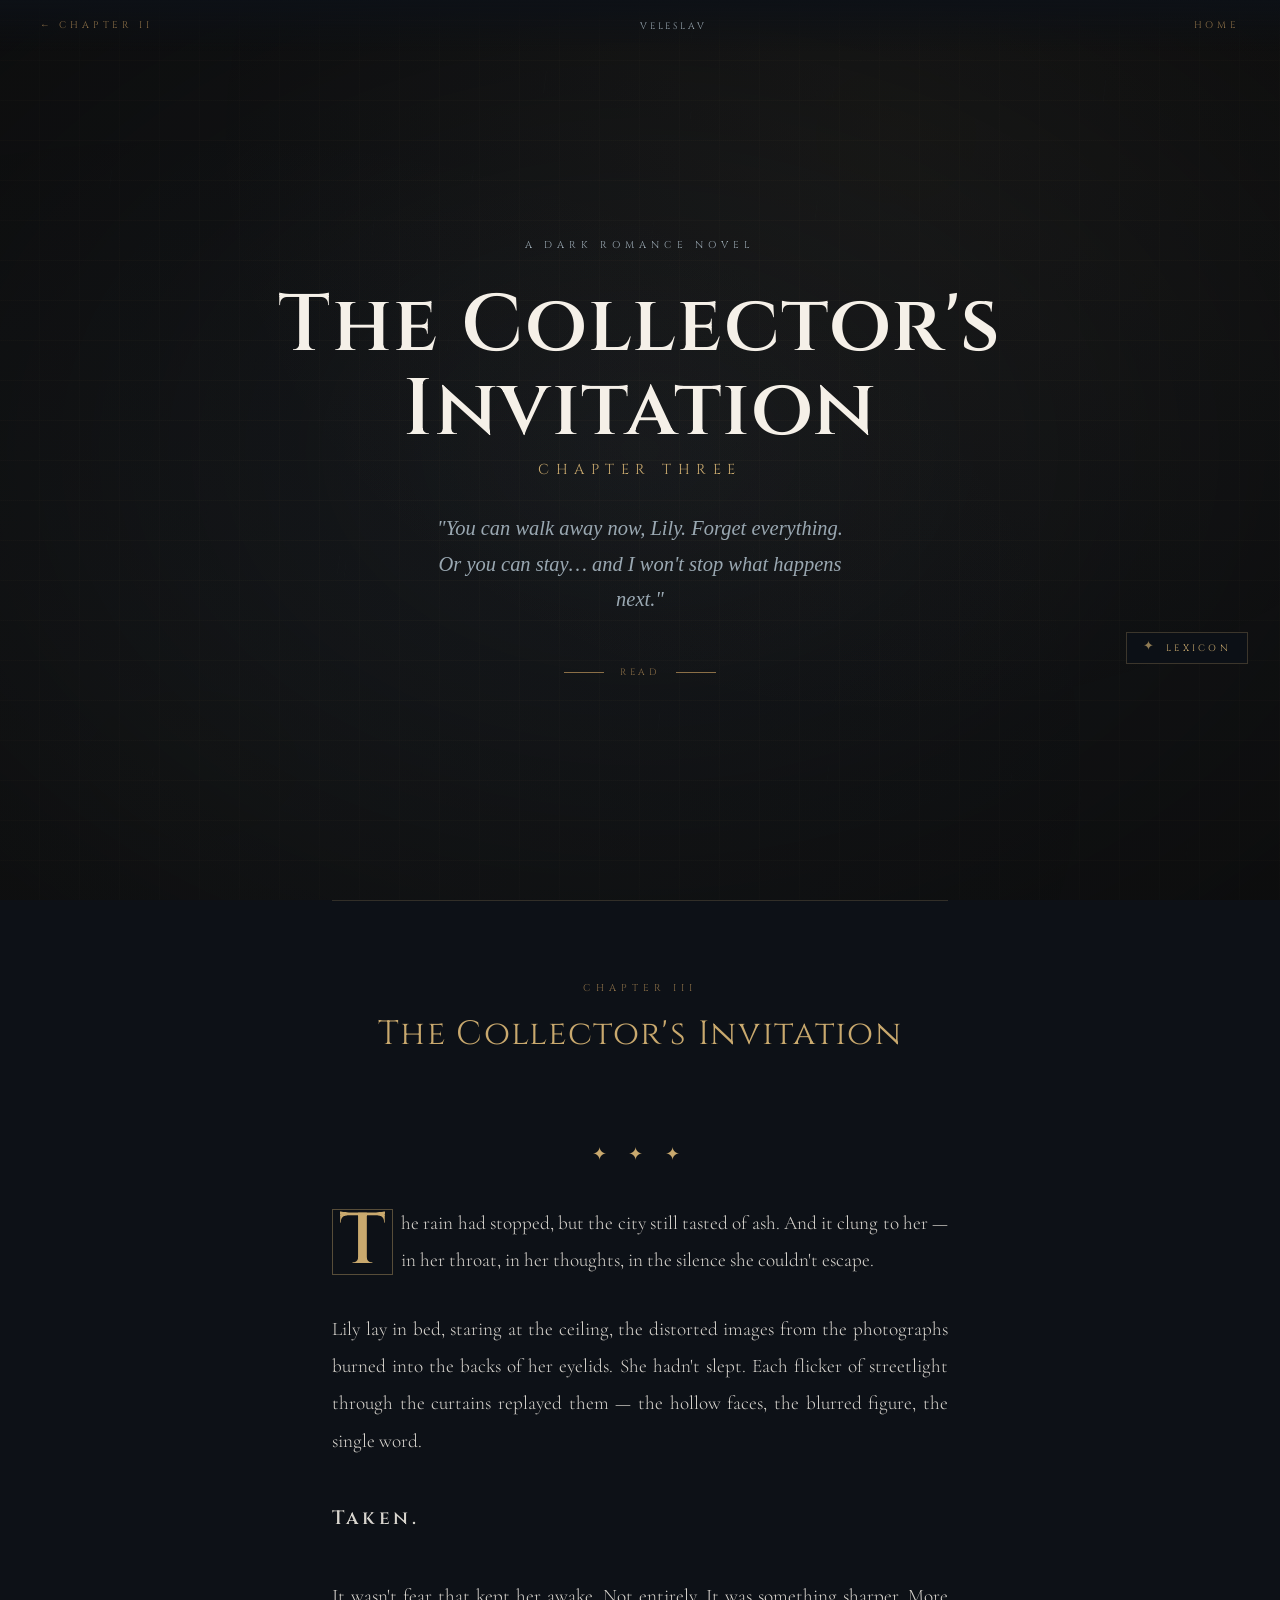
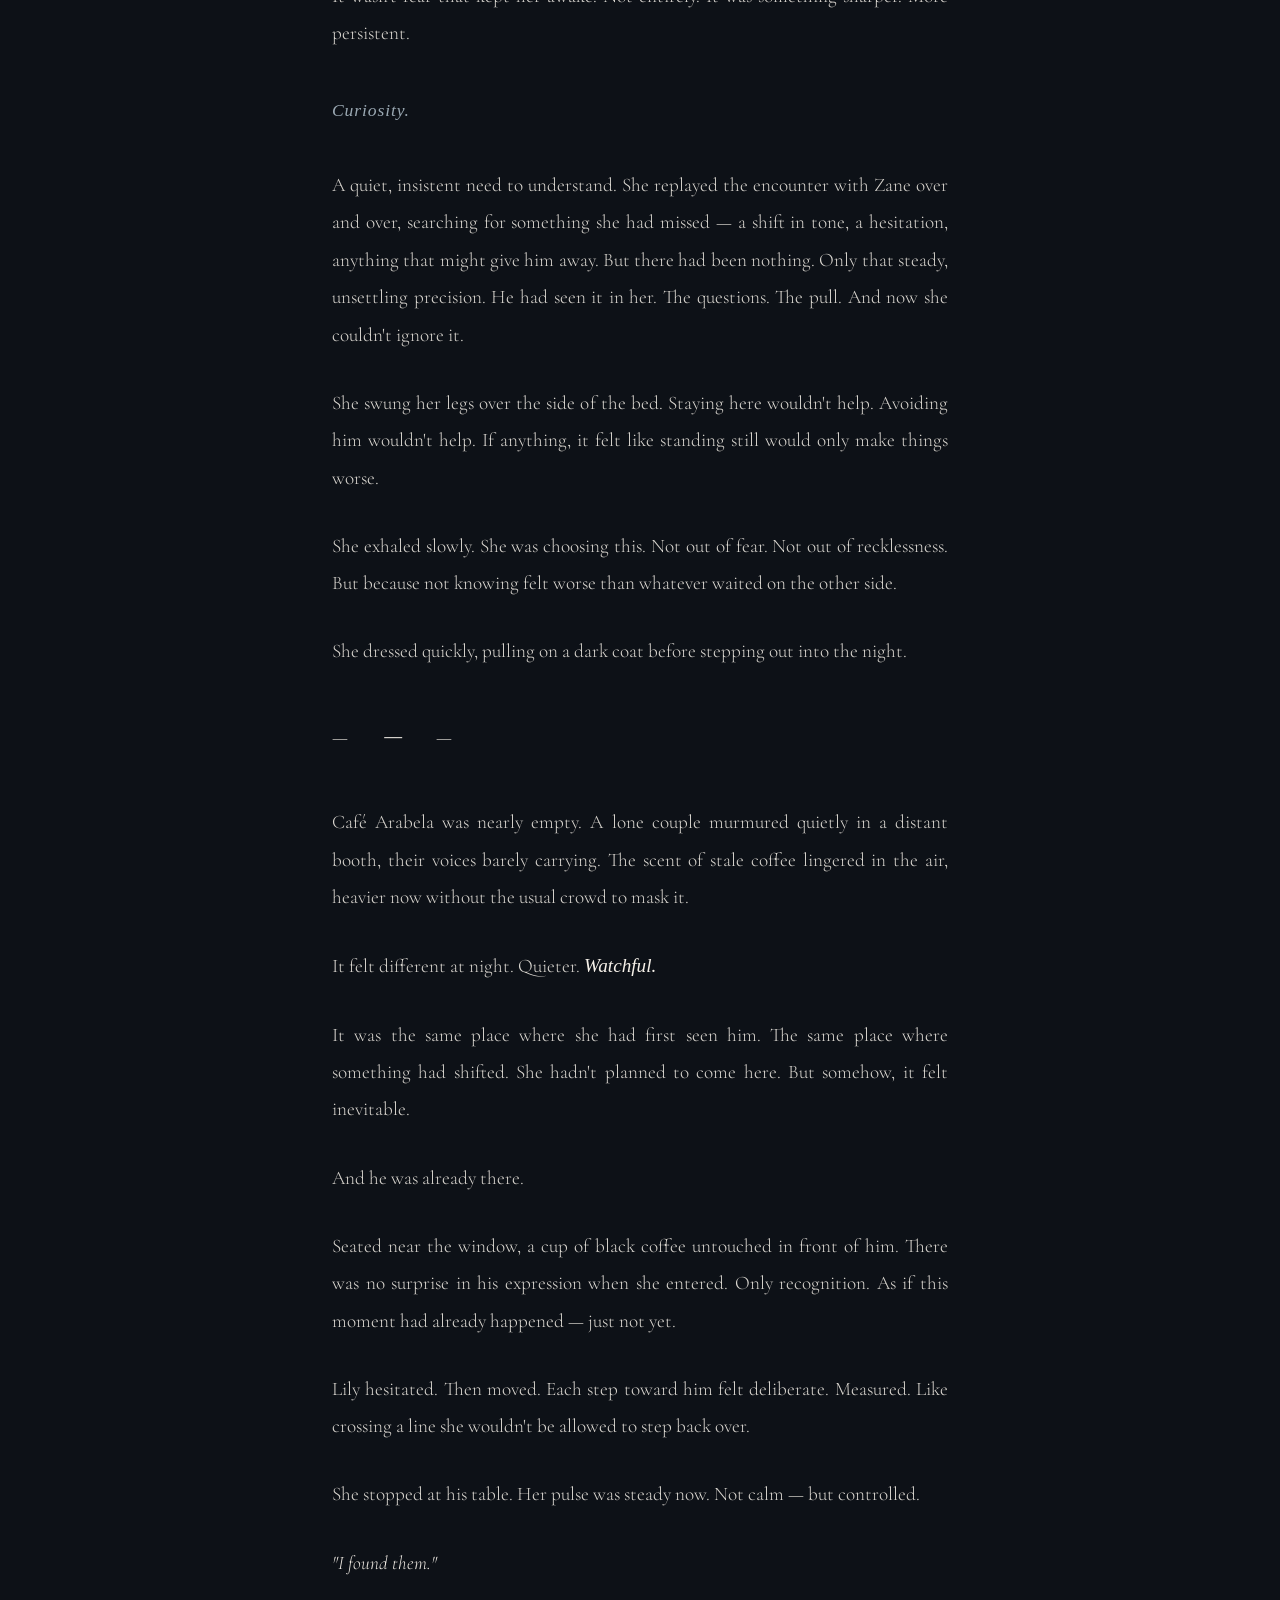
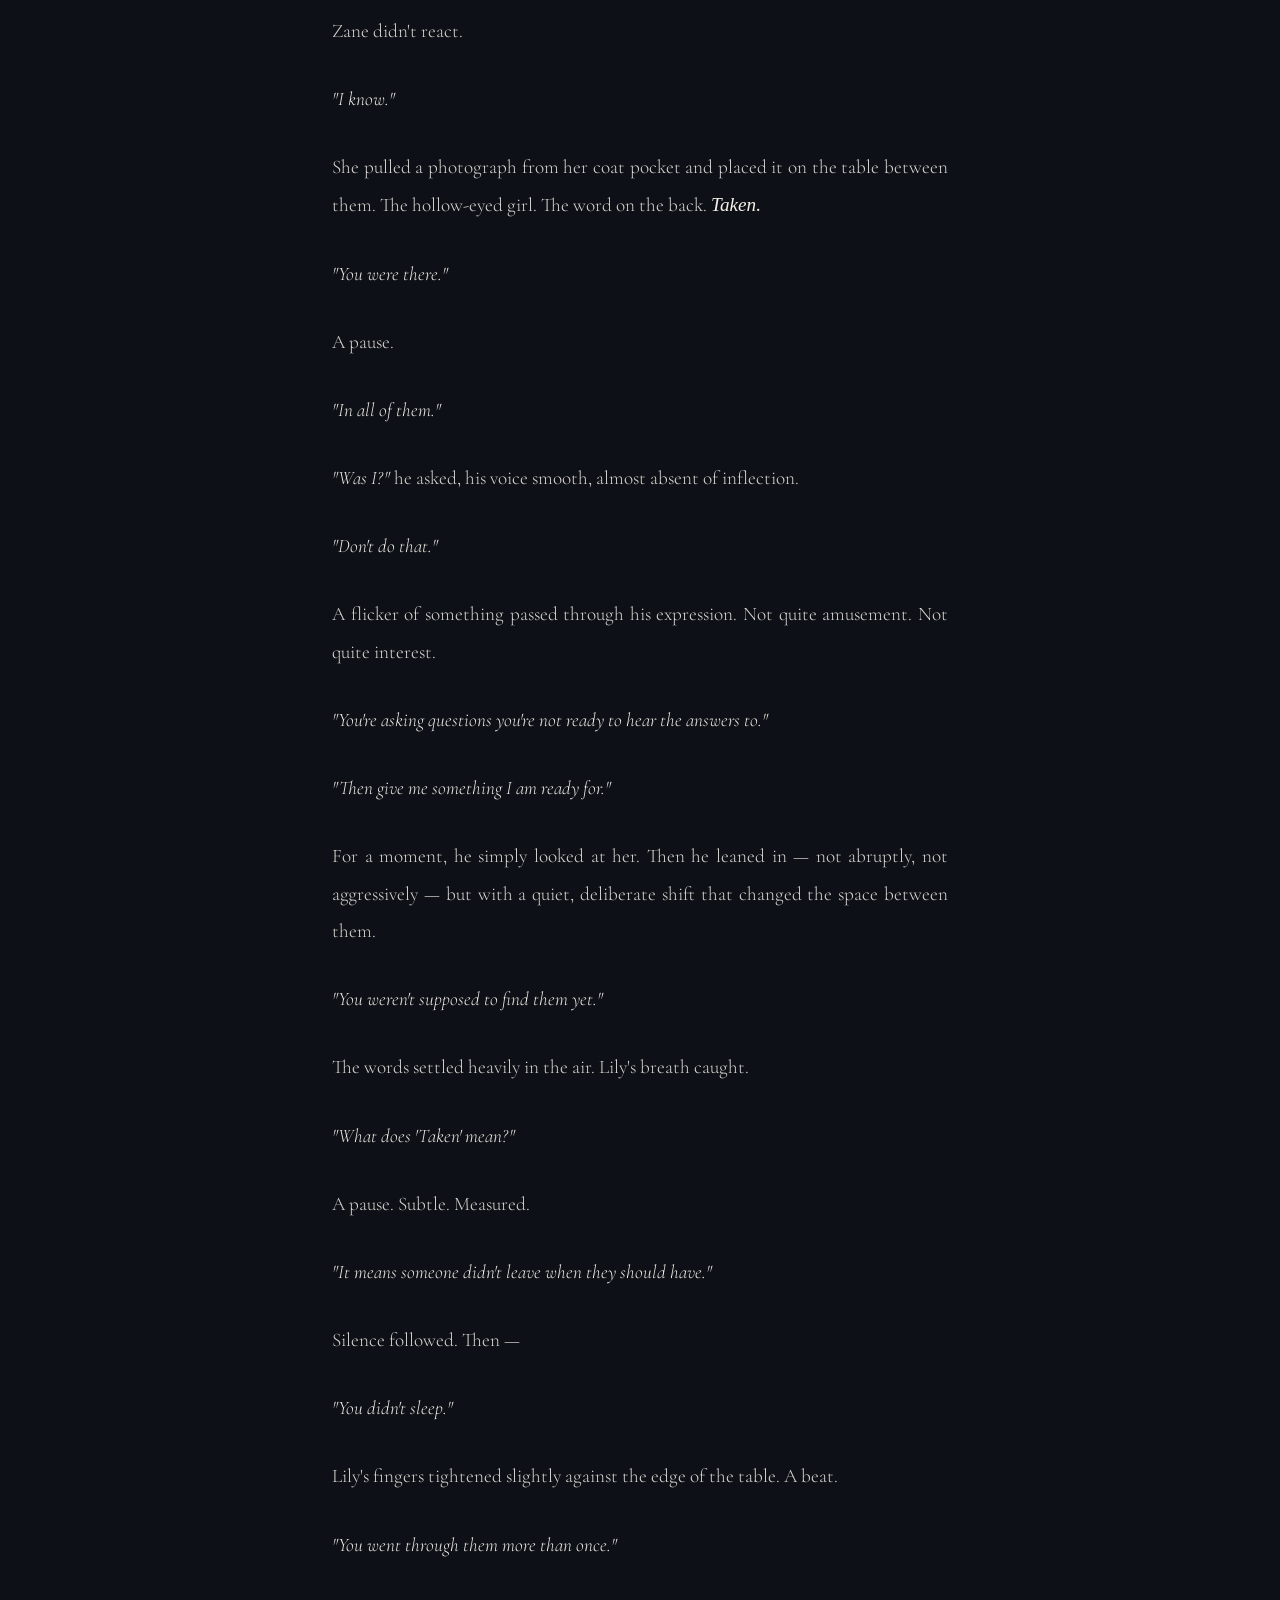
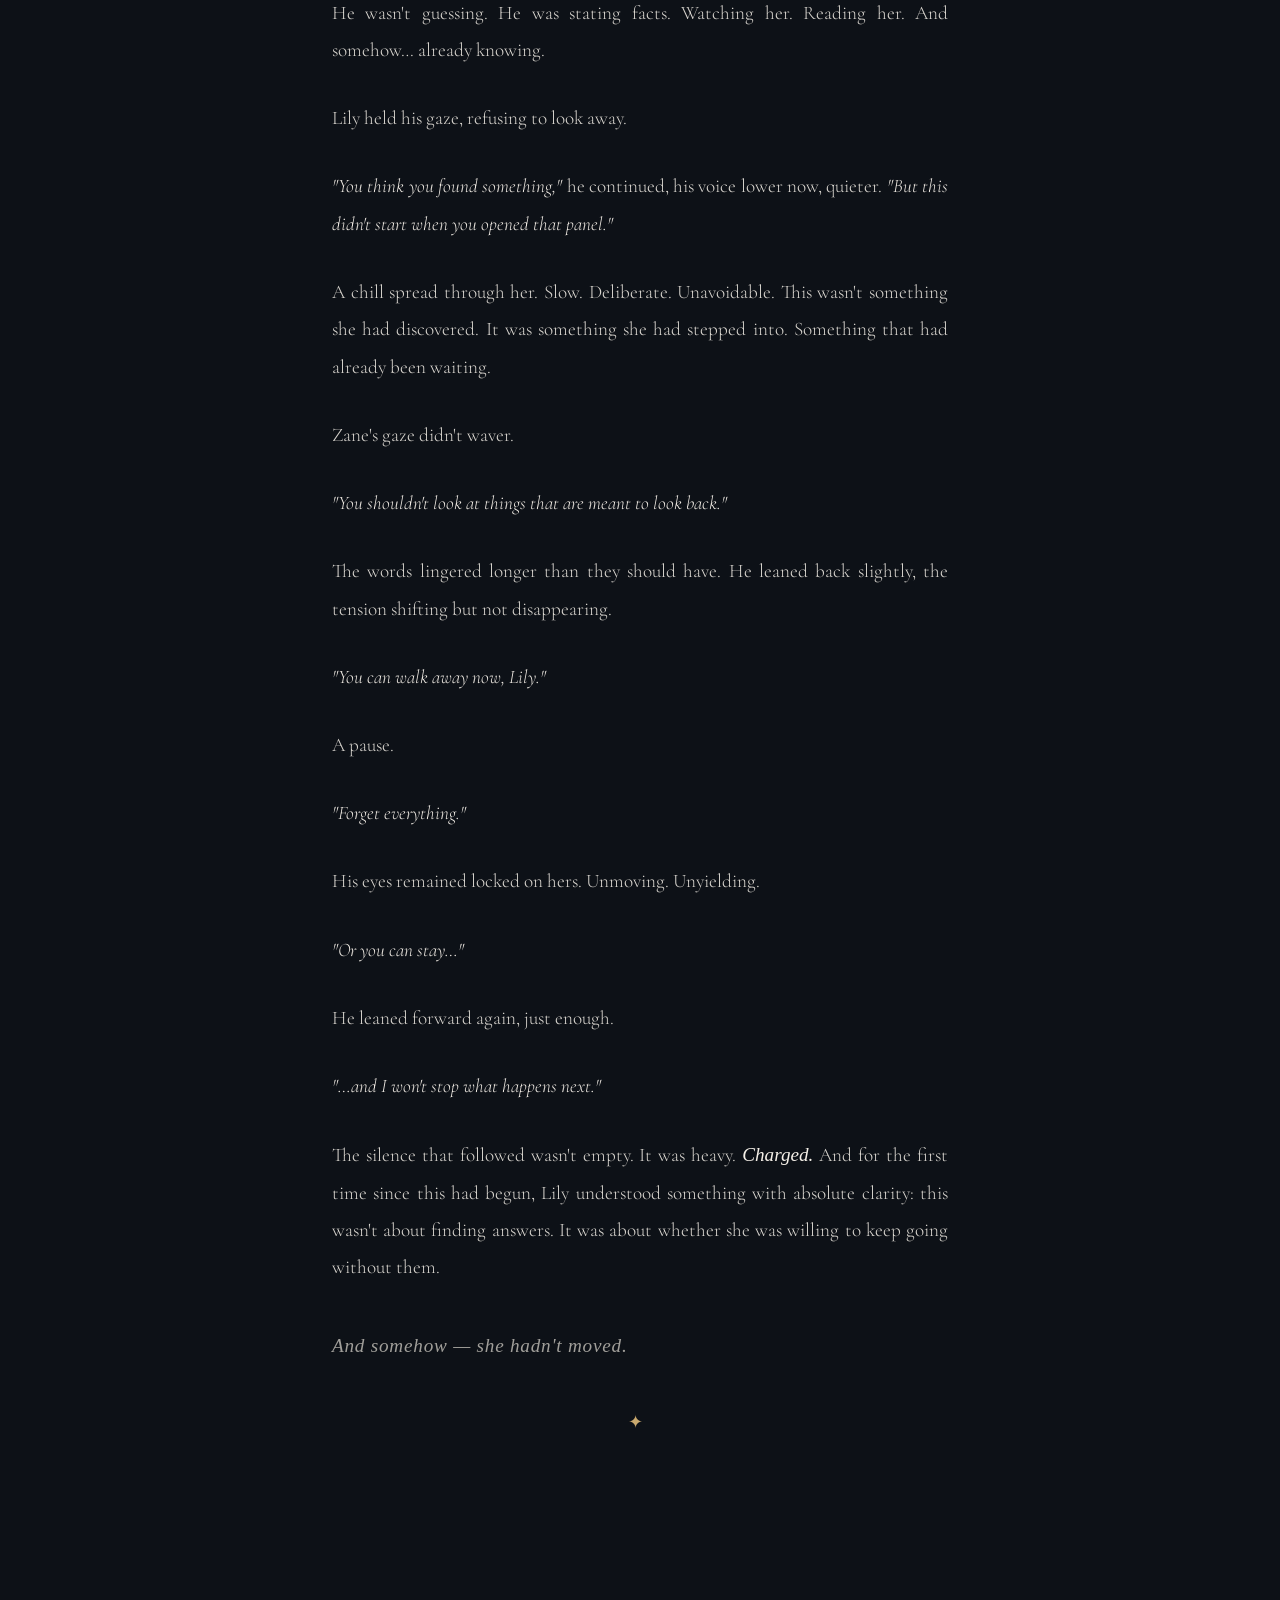
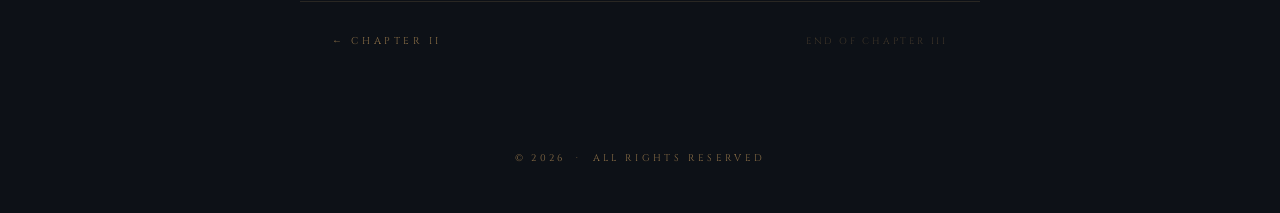
<file: chapter3.html>
<!DOCTYPE html>
<html lang="en">
<head>
  <meta charset="UTF-8" />
  <meta name="viewport" content="width=device-width, initial-scale=1.0"/>
  <title>Chapter Three — The Collector's Invitation</title>
  <link href="https://fonts.googleapis.com/css2?family=Cormorant+Garamond:ital,wght@0,300;0,400;0,600;1,300;1,400&family=Cinzel:wght@400;600&family=IM+Fell+English:ital@0;1&display=swap" rel="stylesheet"/>
  <style>
    :root {
      --ink: #1a1410;
      --parchment: #f5f0e8;
      --sepia: #8b6f47;
      --mist: #9aa8b2;
      --accent: #c9a96e;
      --deep: #0d1117;
    }

    *, *::before, *::after { box-sizing: border-box; margin: 0; padding: 0; }
    html { scroll-behavior: smooth; }

    body {
      background-color: var(--deep);
      color: var(--parchment);
      font-family: 'Cormorant Garamond', serif;
      font-weight: 300;
      min-height: 100vh;
      overflow-x: hidden;
    }

    #rain {
      position: fixed; inset: 0;
      pointer-events: none; z-index: 0; opacity: 0.10;
    }

    .fog {
      position: fixed; inset: 0;
      pointer-events: none; z-index: 1;
      background:
        radial-gradient(ellipse at 70% 15%, rgba(201,169,110,0.05) 0%, transparent 55%),
        radial-gradient(ellipse at 15% 85%, rgba(100,120,130,0.05) 0%, transparent 60%);
    }

    nav {
      position: fixed; top: 0; left: 0; right: 0;
      z-index: 10;
      display: flex; justify-content: space-between; align-items: center;
      padding: 1.2rem 2.5rem;
      background: linear-gradient(to bottom, rgba(13,17,23,0.95), transparent);
      font-family: 'Cinzel', serif;
      font-size: 0.6rem; letter-spacing: 0.4em; text-transform: uppercase;
    }
    nav a { color: var(--sepia); text-decoration: none; transition: color 0.3s; }
    nav a:hover { color: var(--accent); }
    .nav-title { color: var(--mist); font-size: 0.58rem; letter-spacing: 0.3em; }

    /* ── Hero ── */
    .hero {
      position: relative; z-index: 2;
      min-height: 100vh;
      display: flex; flex-direction: column;
      align-items: center; justify-content: center;
      text-align: center; padding: 5rem 2rem 4rem;
    }

    .hero::before {
      content: '';
      position: absolute; inset: 0;
      background:
        repeating-linear-gradient(0deg, transparent, transparent 39px, rgba(201,169,110,0.03) 39px, rgba(201,169,110,0.03) 40px),
        repeating-linear-gradient(90deg, transparent, transparent 39px, rgba(201,169,110,0.02) 39px, rgba(201,169,110,0.02) 40px);
      pointer-events: none;
    }

    /* warm amber vignette — café glow */
    .hero::after {
      content: '';
      position: absolute; inset: 0;
      background: radial-gradient(ellipse at center, rgba(201,169,110,0.04) 0%, rgba(13,10,5,0.5) 100%);
      pointer-events: none;
    }

    .hero-eyebrow {
      font-family: 'Cinzel', serif;
      font-size: 0.62rem; letter-spacing: 0.5em;
      color: var(--mist); text-transform: uppercase;
      margin-bottom: 2rem;
      opacity: 0; animation: fadeUp 1.2s ease forwards 0.3s;
      position: relative; z-index: 1;
    }

    .hero-title {
      font-family: 'Cinzel', serif;
      font-size: clamp(2rem, 6.5vw, 5rem);
      font-weight: 600; line-height: 1.05;
      color: var(--parchment); letter-spacing: 0.02em;
      margin-bottom: 0.5rem;
      opacity: 0; animation: fadeUp 1.4s ease forwards 0.5s;
      position: relative; z-index: 1;
    }

    .hero-chapter-num {
      font-family: 'Cinzel', serif;
      font-size: clamp(0.7rem, 1.8vw, 0.9rem);
      font-weight: 400; color: var(--accent);
      letter-spacing: 0.45em; text-transform: uppercase;
      display: block; margin-bottom: 2rem;
      opacity: 0; animation: fadeUp 1.4s ease forwards 0.65s;
      position: relative; z-index: 1;
    }

    .hero-subtitle {
      font-family: 'IM Fell English', serif;
      font-style: italic;
      font-size: clamp(1rem, 2.2vw, 1.28rem);
      color: var(--mist); max-width: 42ch;
      line-height: 1.75; margin-bottom: 3rem;
      opacity: 0; animation: fadeUp 1.4s ease forwards 0.85s;
      position: relative; z-index: 1;
    }

    .scroll-cue {
      font-family: 'Cinzel', serif;
      font-size: 0.58rem; letter-spacing: 0.4em;
      color: var(--sepia); text-transform: uppercase;
      opacity: 0;
      animation: fadeUp 1s ease forwards 1.4s, pulse 2.5s ease-in-out infinite 2.4s;
      display: flex; align-items: center; gap: 1rem;
      position: relative; z-index: 1;
    }
    .scroll-cue::before, .scroll-cue::after {
      content: ''; display: block;
      width: 40px; height: 1px; background: var(--sepia);
    }

    /* ── Chapter body ── */
    .chapter {
      position: relative; z-index: 2;
      max-width: 680px; margin: 0 auto;
      padding: 0 2rem 8rem;
    }

    .chapter-header {
      text-align: center; padding: 5rem 0 3rem;
      border-top: 1px solid rgba(201,169,110,0.2);
    }

    .chapter-label {
      font-family: 'Cinzel', serif;
      font-size: 0.62rem; letter-spacing: 0.5em;
      color: var(--sepia); text-transform: uppercase;
      display: block; margin-bottom: 1rem;
    }

    .chapter-name {
      font-family: 'Cinzel', serif;
      font-size: clamp(1.4rem, 3.5vw, 2.1rem);
      font-weight: 400; color: var(--accent);
      letter-spacing: 0.05em;
    }

    .ornament {
      text-align: center; color: var(--accent);
      font-size: 1.1rem; opacity: 0.55;
      margin: 2.5rem 0; letter-spacing: 0.5em;
    }

    /* ── Prose ── */
    .prose p {
      font-size: clamp(1.05rem, 2vw, 1.2rem);
      line-height: 1.95;
      color: rgba(245,240,232,0.88);
      margin-bottom: 1.6em;
      text-align: justify; hyphens: auto;
    }

    .prose p:first-child::first-letter {
      font-family: 'Cinzel', serif;
      font-size: 4.5rem; font-weight: 600;
      color: var(--accent); float: left;
      line-height: 0.8;
      margin: 0.05em 0.12em 0 0;
      padding: 0.05em 0.08em;
      border: 1px solid rgba(201,169,110,0.4);
    }

    .prose em {
      font-family: 'IM Fell English', serif;
      color: var(--parchment);
    }

    .dialogue {
      color: rgba(245,240,232,0.97);
      font-style: italic;
    }

    .lone-line {
      text-align: center;
      font-family: 'Cinzel', serif;
      font-size: clamp(1rem, 2.5vw, 1.3rem);
      font-weight: 600; letter-spacing: 0.2em;
      color: var(--accent);
      margin: 2.5rem 0 !important;
    }

    /* scene break */
    .scene-break {
      text-align: center; color: rgba(201,169,110,0.35);
      font-size: 1rem; letter-spacing: 0.8em;
      margin: 3rem 0 !important;
    }

    /* ── Chapter nav ── */
    .chapter-nav {
      position: relative; z-index: 2;
      display: flex; justify-content: space-between; align-items: center;
      max-width: 680px; margin: 0 auto;
      padding: 2rem 2rem 5rem;
      border-top: 1px solid rgba(201,169,110,0.15);
    }

    .chapter-nav a {
      font-family: 'Cinzel', serif;
      font-size: 0.62rem; letter-spacing: 0.35em;
      text-transform: uppercase; color: var(--sepia);
      text-decoration: none; transition: color 0.3s;
    }
    .chapter-nav a:hover { color: var(--accent); }

    footer {
      position: relative; z-index: 2;
      text-align: center; padding: 1.5rem 2rem 3rem;
      font-family: 'Cinzel', serif;
      font-size: 0.6rem; letter-spacing: 0.35em;
      color: var(--sepia); text-transform: uppercase;
    }

    @keyframes fadeUp {
      from { opacity: 0; transform: translateY(22px); }
      to   { opacity: 1; transform: translateY(0); }
    }
    @keyframes pulse {
      0%, 100% { opacity: 0.45; } 50% { opacity: 1; }
    }

    .reveal {
      opacity: 0; transform: translateY(18px);
      transition: opacity 0.9s ease, transform 0.9s ease;
    }
    .reveal.visible { opacity: 1; transform: translateY(0); }
  </style>
  <link rel="stylesheet" href="word-explainer.css"/>
</head>
<body>

<canvas id="rain"></canvas>
<div class="fog"></div>

<nav>
  <a href="chapter2.html">← Chapter II</a>
  <span class="nav-title">Veleslav</span>
  <a href="index.html">Home</a>
</nav>

<!-- Hero -->
<section class="hero">
  <p class="hero-eyebrow">A Dark Romance Novel</p>
  <h1 class="hero-title">The Collector's Invitation</h1>
  <span class="hero-chapter-num">Chapter Three</span>
  <p class="hero-subtitle">
    "You can walk away now, Lily. Forget everything. Or you can stay… and I won't stop what happens next."
  </p>
  <div class="scroll-cue">Read</div>
</section>

<!-- Chapter -->
<main class="chapter">
  <header class="chapter-header reveal">
    <span class="chapter-label">Chapter III</span>
    <h2 class="chapter-name">The Collector's Invitation</h2>
  </header>
  <div class="ornament reveal">✦ ✦ ✦</div>

  <div class="prose">

    <p class="reveal">
      The rain had stopped, but the city still tasted of ash. And it clung to her — in her throat, in her thoughts, in the silence she couldn't escape.
    </p>

    <p class="reveal">
      Lily lay in bed, staring at the ceiling, the distorted images from the photographs burned into the backs of her eyelids. She hadn't slept. Each flicker of streetlight through the curtains replayed them — the hollow faces, the blurred figure, the single word.
    </p>

    <p class="reveal lone-line">Taken.</p>

    <p class="reveal">
      It wasn't fear that kept her awake. Not entirely. It was something sharper. More persistent.
    </p>

    <p class="reveal lone-line" style="font-family:'IM Fell English',serif; font-style:italic; font-size:1.1rem; color:var(--mist); letter-spacing:0.05em; font-weight:400;">
      Curiosity.
    </p>

    <p class="reveal">
      A quiet, insistent need to understand. She replayed the encounter with Zane over and over, searching for something she had missed — a shift in tone, a hesitation, anything that might give him away. But there had been nothing. Only that steady, unsettling precision. He had seen it in her. The questions. The pull. And now she couldn't ignore it.
    </p>

    <p class="reveal">
      She swung her legs over the side of the bed. Staying here wouldn't help. Avoiding him wouldn't help. If anything, it felt like standing still would only make things worse.
    </p>

    <p class="reveal">
      She exhaled slowly. She was choosing this. Not out of fear. Not out of recklessness. But because not knowing felt worse than whatever waited on the other side.
    </p>

    <p class="reveal">
      She dressed quickly, pulling on a dark coat before stepping out into the night.
    </p>

    <p class="reveal scene-break">— ⸻ —</p>

    <p class="reveal">
      Café Arabela was nearly empty. A lone couple murmured quietly in a distant booth, their voices barely carrying. The scent of stale coffee lingered in the air, heavier now without the usual crowd to mask it.
    </p>

    <p class="reveal">
      It felt different at night. Quieter. <em>Watchful.</em>
    </p>

    <p class="reveal">
      It was the same place where she had first seen him. The same place where something had shifted. She hadn't planned to come here. But somehow, it felt inevitable.
    </p>

    <p class="reveal">
      And he was already there.
    </p>

    <p class="reveal">
      Seated near the window, a cup of black coffee untouched in front of him. There was no surprise in his expression when she entered. Only recognition. As if this moment had already happened — just not yet.
    </p>

    <p class="reveal">
      Lily hesitated. Then moved. Each step toward him felt deliberate. Measured. Like crossing a line she wouldn't be allowed to step back over.
    </p>

    <p class="reveal">
      She stopped at his table. Her pulse was steady now. Not calm — but controlled.
    </p>

    <p class="reveal">
      <span class="dialogue">"I found them."</span>
    </p>

    <p class="reveal">
      Zane didn't react.
    </p>

    <p class="reveal">
      <span class="dialogue">"I know."</span>
    </p>

    <p class="reveal">
      She pulled a photograph from her coat pocket and placed it on the table between them. The hollow-eyed girl. The word on the back. <em>Taken.</em>
    </p>

    <p class="reveal">
      <span class="dialogue">"You were there."</span>
    </p>

    <p class="reveal">
      A pause.
    </p>

    <p class="reveal">
      <span class="dialogue">"In all of them."</span>
    </p>

    <p class="reveal">
      <span class="dialogue">"Was I?"</span> he asked, his voice smooth, almost absent of inflection.
    </p>

    <p class="reveal">
      <span class="dialogue">"Don't do that."</span>
    </p>

    <p class="reveal">
      A flicker of something passed through his expression. Not quite amusement. Not quite interest.
    </p>

    <p class="reveal">
      <span class="dialogue">"You're asking questions you're not ready to hear the answers to."</span>
    </p>

    <p class="reveal">
      <span class="dialogue">"Then give me something I am ready for."</span>
    </p>

    <p class="reveal">
      For a moment, he simply looked at her. Then he leaned in — not abruptly, not aggressively — but with a quiet, deliberate shift that changed the space between them.
    </p>

    <p class="reveal">
      <span class="dialogue">"You weren't supposed to find them yet."</span>
    </p>

    <p class="reveal">
      The words settled heavily in the air. Lily's breath caught.
    </p>

    <p class="reveal">
      <span class="dialogue">"What does 'Taken' mean?"</span>
    </p>

    <p class="reveal">
      A pause. Subtle. Measured.
    </p>

    <p class="reveal">
      <span class="dialogue">"It means someone didn't leave when they should have."</span>
    </p>

    <p class="reveal">
      Silence followed. Then —
    </p>

    <p class="reveal">
      <span class="dialogue">"You didn't sleep."</span>
    </p>

    <p class="reveal">
      Lily's fingers tightened slightly against the edge of the table. A beat.
    </p>

    <p class="reveal">
      <span class="dialogue">"You went through them more than once."</span>
    </p>

    <p class="reveal">
      He wasn't guessing. He was stating facts. Watching her. Reading her. And somehow… already knowing.
    </p>

    <p class="reveal">
      Lily held his gaze, refusing to look away.
    </p>

    <p class="reveal">
      <span class="dialogue">"You think you found something,"</span> he continued, his voice lower now, quieter. <span class="dialogue">"But this didn't start when you opened that panel."</span>
    </p>

    <p class="reveal">
      A chill spread through her. Slow. Deliberate. Unavoidable. This wasn't something she had discovered. It was something she had stepped into. Something that had already been waiting.
    </p>

    <p class="reveal">
      Zane's gaze didn't waver.
    </p>

    <p class="reveal">
      <span class="dialogue">"You shouldn't look at things that are meant to look back."</span>
    </p>

    <p class="reveal">
      The words lingered longer than they should have. He leaned back slightly, the tension shifting but not disappearing.
    </p>

    <p class="reveal">
      <span class="dialogue">"You can walk away now, Lily."</span>
    </p>

    <p class="reveal">
      A pause.
    </p>

    <p class="reveal">
      <span class="dialogue">"Forget everything."</span>
    </p>

    <p class="reveal">
      His eyes remained locked on hers. Unmoving. Unyielding.
    </p>

    <p class="reveal">
      <span class="dialogue">"Or you can stay…"</span>
    </p>

    <p class="reveal">
      He leaned forward again, just enough.
    </p>

    <p class="reveal">
      <span class="dialogue">"…and I won't stop what happens next."</span>
    </p>

    <p class="reveal">
      The silence that followed wasn't empty. It was heavy. <em>Charged.</em> And for the first time since this had begun, Lily understood something with absolute clarity: this wasn't about finding answers. It was about whether she was willing to keep going without them.
    </p>

    <p class="reveal lone-line" style="font-family:'IM Fell English',serif; font-style:italic; font-size:1.2rem; color:rgba(240,235,224,0.65); letter-spacing:0.04em; font-weight:400;">
      And somehow — she hadn't moved.
    </p>

  </div>

  <div class="ornament reveal" style="margin-top:3rem;">✦</div>
</main>

<div class="chapter-nav">
  <a href="chapter2.html">← Chapter II</a>
  <span style="font-family:'Cinzel',serif; font-size:0.58rem; letter-spacing:0.3em; color:rgba(139,111,71,0.4); text-transform:uppercase;">End of Chapter III</span>
</div>

<footer>&copy; 2026 &nbsp;·&nbsp; All Rights Reserved</footer>

<script>
  const canvas = document.getElementById('rain');
  const ctx = canvas.getContext('2d');
  let drops = [];

  function resize() { canvas.width = window.innerWidth; canvas.height = window.innerHeight; }
  resize();
  window.addEventListener('resize', resize);

  for (let i = 0; i < 120; i++) {
    drops.push({
      x: Math.random() * window.innerWidth,
      y: Math.random() * window.innerHeight,
      len: Math.random() * 16 + 7,
      speed: Math.random() * 1.8 + 0.8,
      opacity: Math.random() * 0.35 + 0.06,
      width: Math.random() * 0.5 + 0.2,
    });
  }

  (function drawRain() {
    ctx.clearRect(0, 0, canvas.width, canvas.height);
    drops.forEach(d => {
      ctx.beginPath();
      ctx.moveTo(d.x, d.y);
      ctx.lineTo(d.x - d.len * 0.12, d.y + d.len);
      ctx.strokeStyle = `rgba(170,195,210,${d.opacity})`;
      ctx.lineWidth = d.width;
      ctx.stroke();
      d.y += d.speed; d.x -= d.speed * 0.12;
      if (d.y > canvas.height) { d.y = -d.len; d.x = Math.random() * canvas.width; }
    });
    requestAnimationFrame(drawRain);
  })();

  const obs = new IntersectionObserver(entries => {
    entries.forEach(e => { if (e.isIntersecting) { e.target.classList.add('visible'); obs.unobserve(e.target); } });
  }, { threshold: 0.12 });
  document.querySelectorAll('.reveal').forEach(el => obs.observe(el));
</script>

<!-- ── Word Explainer Widget ── -->
<div id="word-explainer">
  <button id="we-toggle" aria-label="Open word explainer">
    <span class="we-rune">✦</span>
    Lexicon
  </button>
  <div id="we-panel" class="we-hidden" role="dialog" aria-label="Word Explainer">
    <div class="we-header">
      <span class="we-title">Word Explainer</span>
      <button class="we-close" id="we-close" aria-label="Close">✕</button>
    </div>
    <div class="we-input-row">
      <input
        id="we-input"
        type="text"
        placeholder="A word you don't recognize?"
        autocomplete="off"
        autocorrect="off"
        spellcheck="false"
        maxlength="60"
        aria-label="Enter a word"
      />
      <button id="we-btn" aria-label="Explain word">Explain</button>
    </div>
    <div id="we-output" class="we-empty" aria-live="polite">Enter a word above…</div>
    <div class="we-ornament">✦ &nbsp; ✦ &nbsp; ✦</div>
  </div>
</div>
<script src="word-explainer.js"></script>

</body>
</html>
</file>
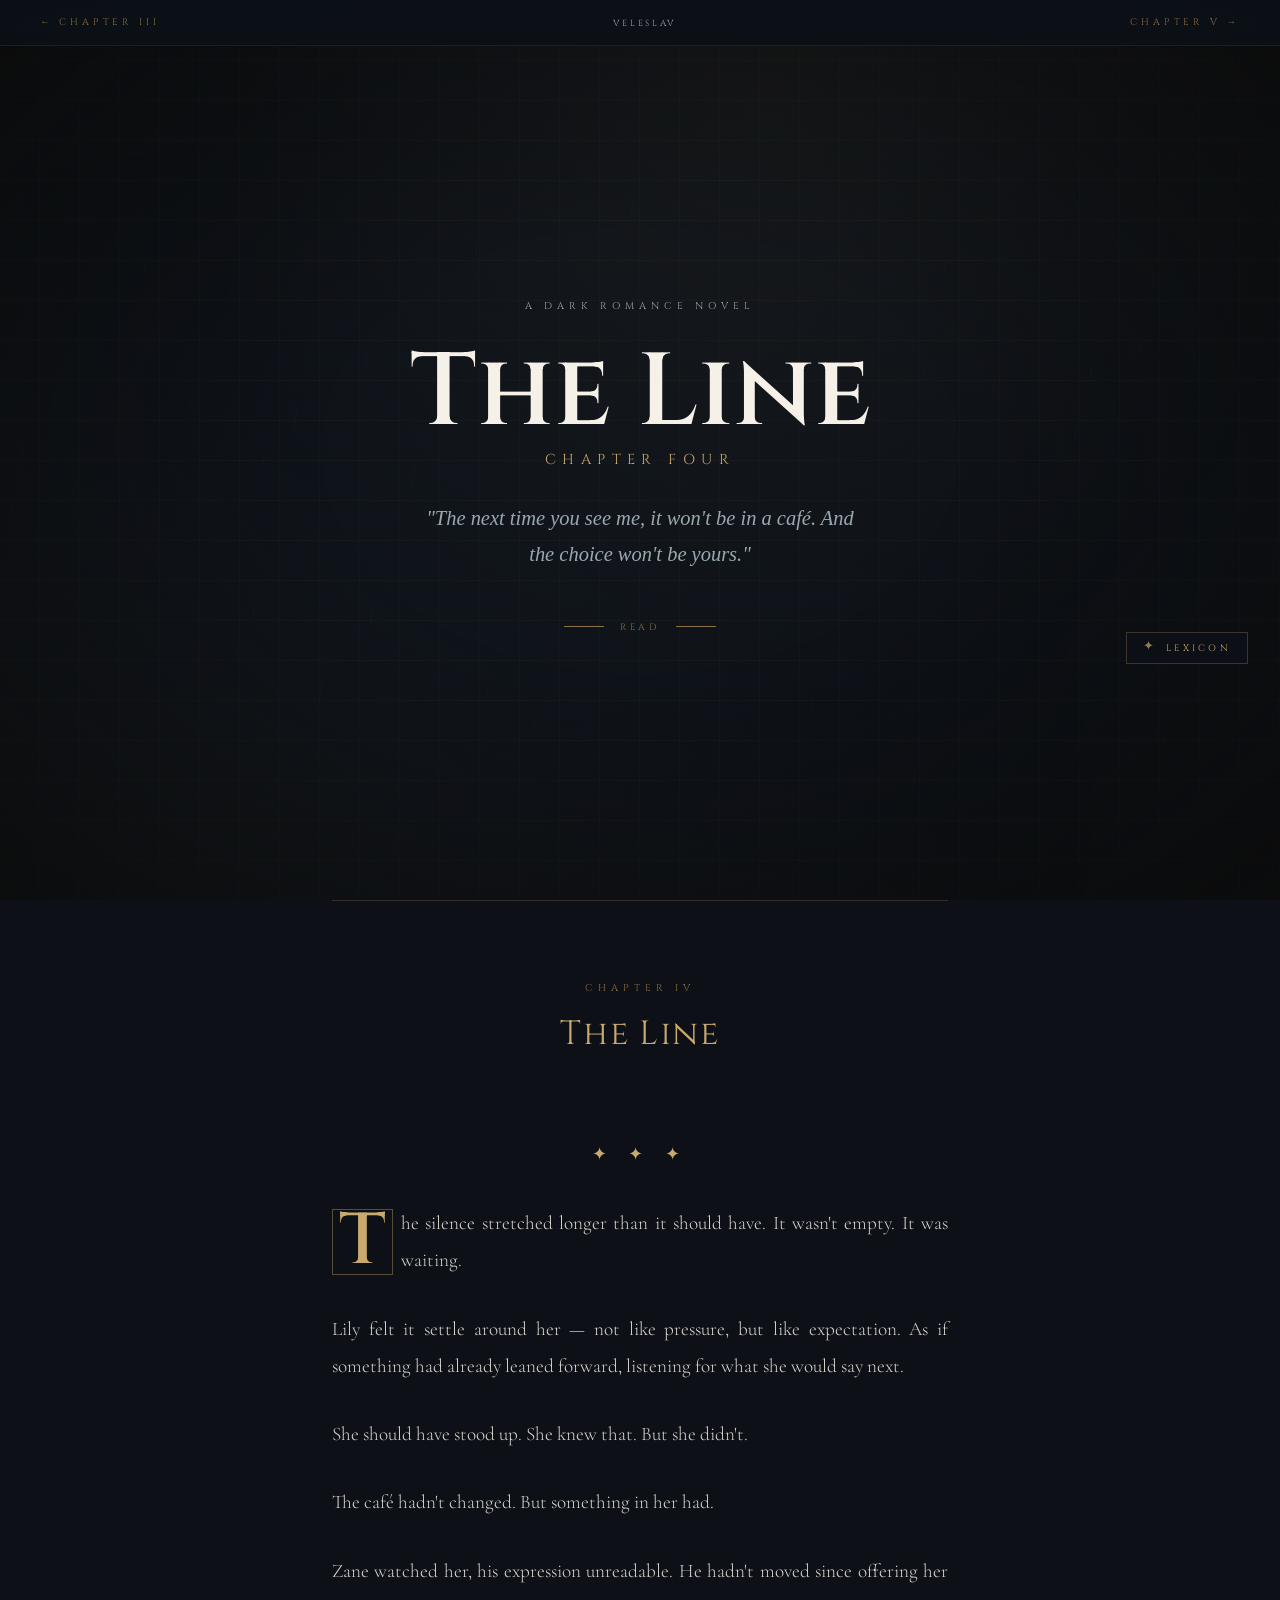
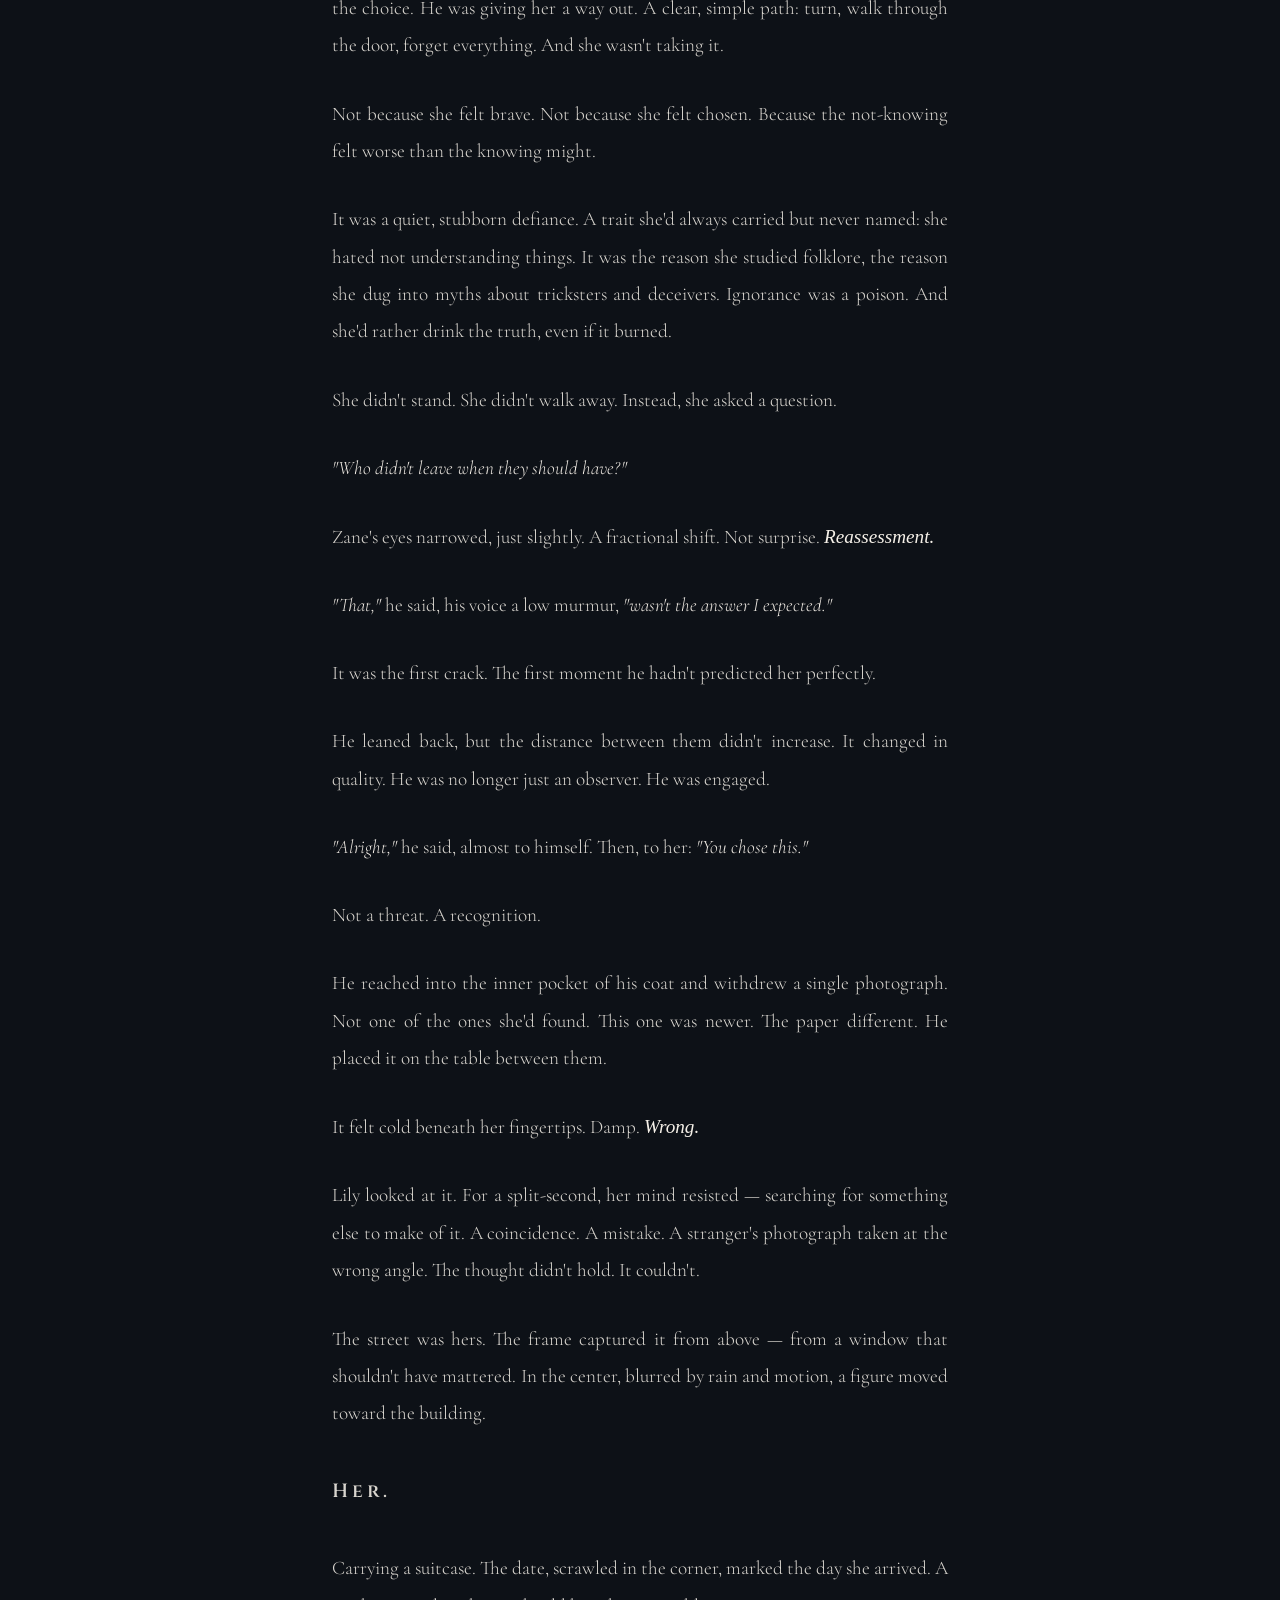
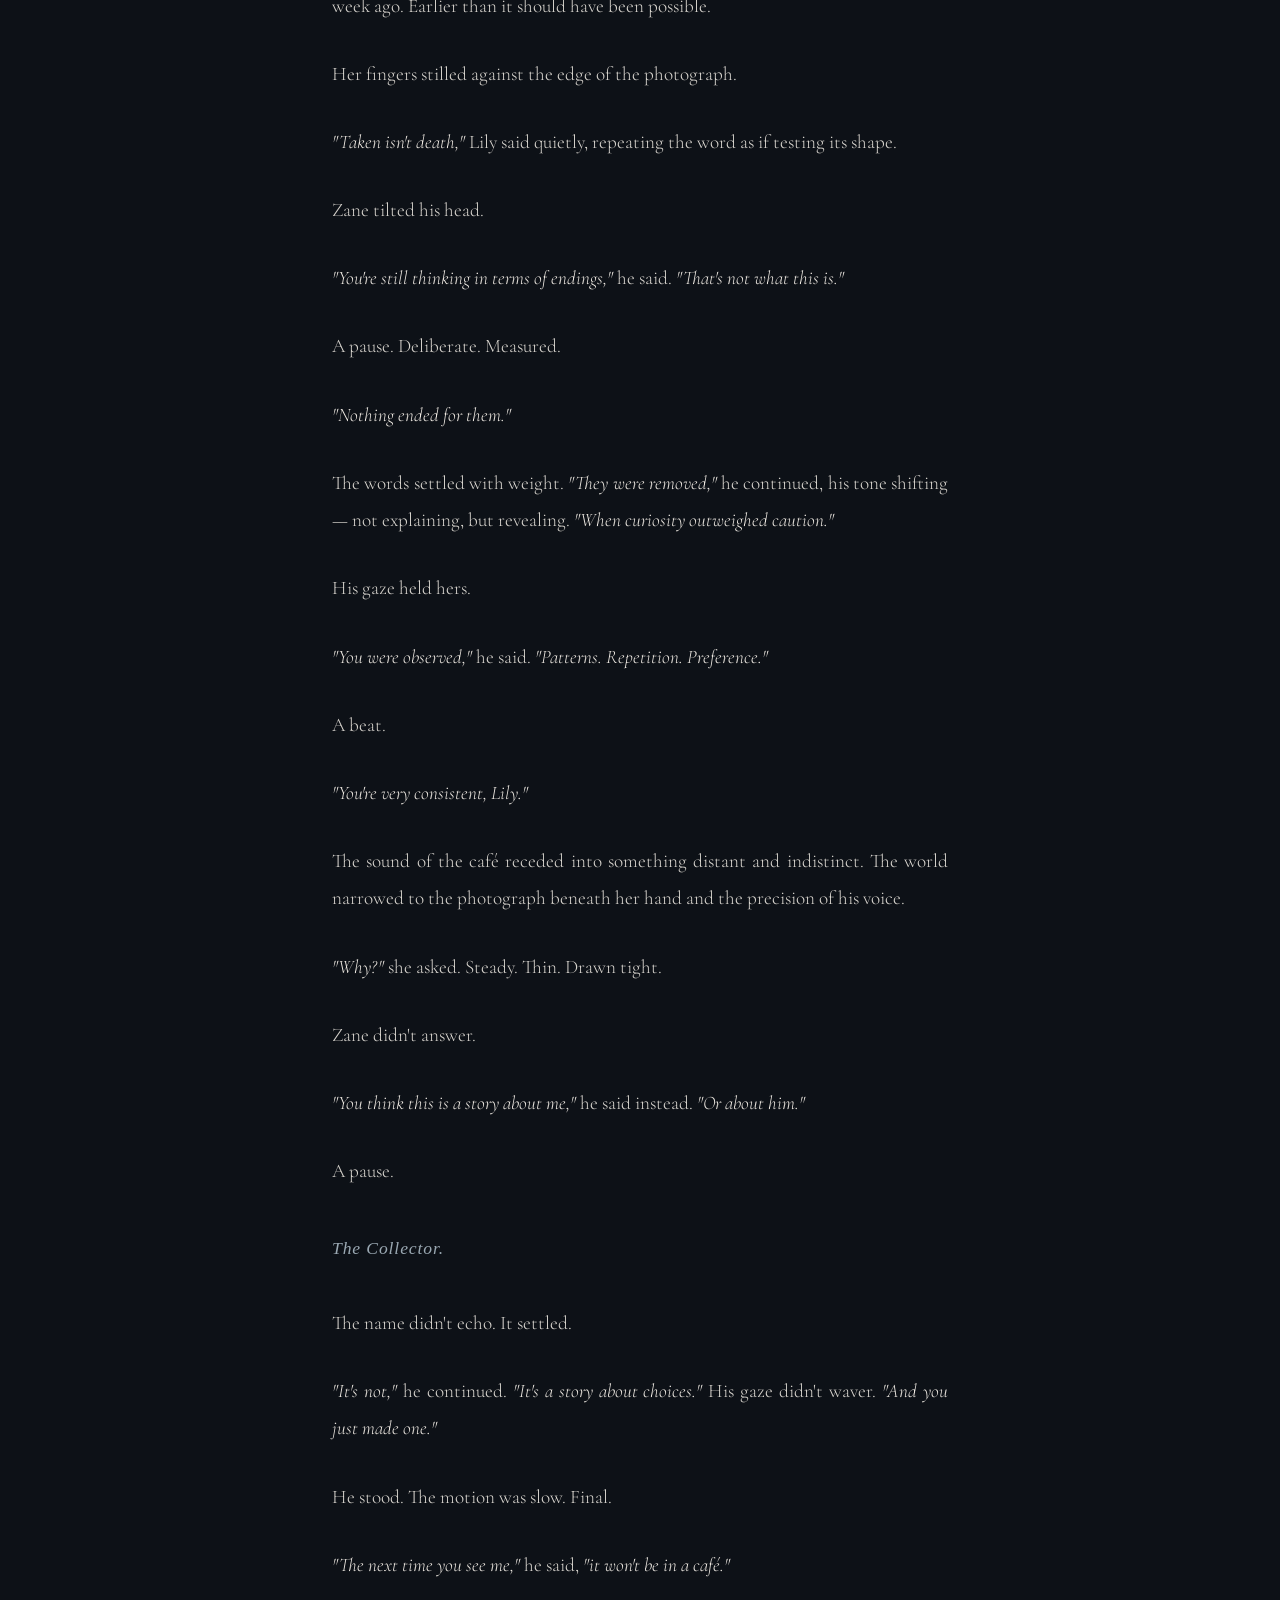
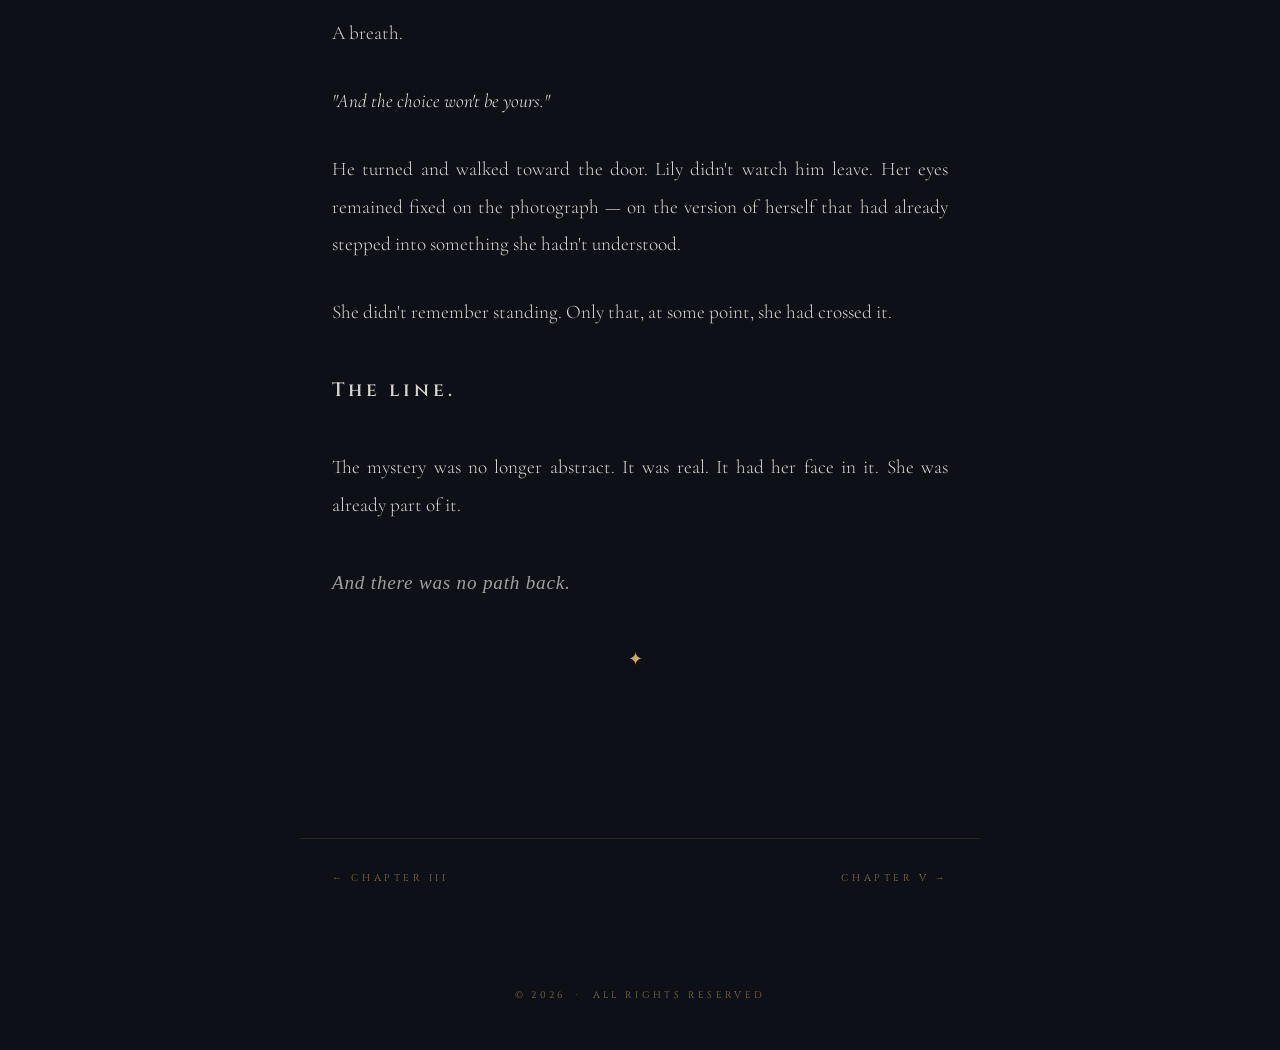
<file: chapter4.html>
<!DOCTYPE html>
<html lang="en">
<head>
  <meta charset="UTF-8" />
  <meta name="viewport" content="width=device-width, initial-scale=1.0"/>
  <title>Chapter Four — The Line</title>
  <link href="https://fonts.googleapis.com/css2?family=Cormorant+Garamond:ital,wght@0,300;0,400;0,600;1,300;1,400&family=Cinzel:wght@400;600&family=IM+Fell+English:ital@0;1&display=swap" rel="stylesheet"/>
  <style>
    :root {
      --parchment: #f5f0e8;
      --sepia: #8b6f47;
      --mist: #9aa8b2;
      --accent: #c9a96e;
      --deep: #0d1117;
    }
    *, *::before, *::after { box-sizing: border-box; margin: 0; padding: 0; }
    html { scroll-behavior: smooth; }
    body {
      background-color: var(--deep);
      color: var(--parchment);
      font-family: 'Cormorant Garamond', serif;
      font-weight: 300;
      min-height: 100vh;
      overflow-x: hidden;
    }
    #rain { position: fixed; inset: 0; pointer-events: none; z-index: 0; opacity: 0.14; }
    .fog {
      position: fixed; inset: 0; pointer-events: none; z-index: 1;
      background:
        radial-gradient(ellipse at 60% 10%, rgba(201,169,110,0.05) 0%, transparent 55%),
        radial-gradient(ellipse at 20% 90%, rgba(100,120,130,0.05) 0%, transparent 60%);
    }
    nav.topnav {
      position: fixed; top: 0; left: 0; right: 0; z-index: 20;
      display: flex; justify-content: space-between; align-items: center;
      padding: 1rem 2.5rem;
      background: rgba(13,17,23,0.92);
      backdrop-filter: blur(8px);
      border-bottom: 1px solid rgba(201,169,110,0.1);
      font-family: 'Cinzel', serif;
      font-size: 0.6rem; letter-spacing: 0.4em; text-transform: uppercase;
    }
    nav.topnav a { color: #8b6f47; text-decoration: none; transition: color 0.3s; }
    nav.topnav a:hover { color: #c9a96e; }
    nav.topnav .nav-center { color: #9aa8b2; font-size: 0.55rem; letter-spacing: 0.3em; }
    .hero {
      position: relative; z-index: 2;
      min-height: 100vh;
      display: flex; flex-direction: column;
      align-items: center; justify-content: center;
      text-align: center; padding: 6rem 2rem 4rem;
    }
    .hero::before {
      content: ''; position: absolute; inset: 0;
      background:
        repeating-linear-gradient(0deg, transparent, transparent 39px, rgba(201,169,110,0.03) 39px, rgba(201,169,110,0.03) 40px),
        repeating-linear-gradient(90deg, transparent, transparent 39px, rgba(201,169,110,0.02) 39px, rgba(201,169,110,0.02) 40px);
      pointer-events: none;
    }
    .hero::after {
      content: ''; position: absolute; inset: 0;
      background: radial-gradient(ellipse at center, transparent 35%, rgba(10,8,5,0.6) 100%);
      pointer-events: none;
    }
    .hero-eyebrow {
      font-family: 'Cinzel', serif; font-size: 0.62rem; letter-spacing: 0.5em;
      color: var(--mist); text-transform: uppercase; margin-bottom: 2rem;
      opacity: 0; animation: fadeUp 1.2s ease forwards 0.3s; position: relative; z-index: 1;
    }
    .hero-title {
      font-family: 'Cinzel', serif; font-size: clamp(2.5rem, 8vw, 6.5rem);
      font-weight: 600; line-height: 0.95; color: var(--parchment);
      margin-bottom: 0.5rem; opacity: 0; animation: fadeUp 1.4s ease forwards 0.5s;
      position: relative; z-index: 1;
    }
    .hero-chapter-num {
      font-family: 'Cinzel', serif; font-size: clamp(0.7rem, 1.8vw, 0.9rem);
      color: var(--accent); letter-spacing: 0.45em; text-transform: uppercase;
      display: block; margin-bottom: 2rem;
      opacity: 0; animation: fadeUp 1.4s ease forwards 0.65s; position: relative; z-index: 1;
    }
    .hero-subtitle {
      font-family: 'IM Fell English', serif; font-style: italic;
      font-size: clamp(1rem, 2.2vw, 1.28rem); color: var(--mist);
      max-width: 42ch; line-height: 1.75; margin-bottom: 3rem;
      opacity: 0; animation: fadeUp 1.4s ease forwards 0.85s; position: relative; z-index: 1;
    }
    .scroll-cue {
      font-family: 'Cinzel', serif; font-size: 0.58rem; letter-spacing: 0.4em;
      color: var(--sepia); text-transform: uppercase;
      opacity: 0; animation: fadeUp 1s ease forwards 1.4s, pulse 2.5s ease-in-out infinite 2.4s;
      display: flex; align-items: center; gap: 1rem; position: relative; z-index: 1;
    }
    .scroll-cue::before, .scroll-cue::after { content: ''; display: block; width: 40px; height: 1px; background: var(--sepia); }
    .chapter { position: relative; z-index: 2; max-width: 680px; margin: 0 auto; padding: 0 2rem 8rem; }
    .chapter-header { text-align: center; padding: 5rem 0 3rem; border-top: 1px solid rgba(201,169,110,0.2); }
    .chapter-label { font-family: 'Cinzel', serif; font-size: 0.62rem; letter-spacing: 0.5em; color: var(--sepia); text-transform: uppercase; display: block; margin-bottom: 1rem; }
    .chapter-name { font-family: 'Cinzel', serif; font-size: clamp(1.4rem, 3.5vw, 2.1rem); font-weight: 400; color: var(--accent); letter-spacing: 0.05em; }
    .ornament { text-align: center; color: var(--accent); font-size: 1.1rem; opacity: 0.55; margin: 2.5rem 0; letter-spacing: 0.5em; }
    .prose p { font-size: clamp(1.05rem, 2vw, 1.2rem); line-height: 1.95; color: rgba(245,240,232,0.88); margin-bottom: 1.6em; text-align: justify; hyphens: auto; }
    .prose p:first-child::first-letter {
      font-family: 'Cinzel', serif; font-size: 4.5rem; font-weight: 600;
      color: var(--accent); float: left; line-height: 0.8;
      margin: 0.05em 0.12em 0 0; padding: 0.05em 0.08em;
      border: 1px solid rgba(201,169,110,0.4);
    }
    .prose em { font-family: 'IM Fell English', serif; color: var(--parchment); }
    .dialogue { color: rgba(245,240,232,0.97); font-style: italic; }
    .lone-line { text-align: center; font-family: 'Cinzel', serif; font-size: clamp(1rem, 2.5vw, 1.3rem); font-weight: 600; letter-spacing: 0.2em; color: var(--accent); margin: 2.5rem 0 !important; }
    .chapter-nav {
      position: relative; z-index: 2;
      display: flex; justify-content: space-between; align-items: center;
      max-width: 680px; margin: 0 auto; padding: 2rem 2rem 5rem;
      border-top: 1px solid rgba(201,169,110,0.15);
    }
    .chapter-nav a { font-family: 'Cinzel', serif; font-size: 0.62rem; letter-spacing: 0.35em; text-transform: uppercase; color: var(--sepia); text-decoration: none; transition: color 0.3s; }
    .chapter-nav a:hover { color: var(--accent); }
    footer { position: relative; z-index: 2; text-align: center; padding: 1.5rem 2rem 3rem; font-family: 'Cinzel', serif; font-size: 0.6rem; letter-spacing: 0.35em; color: var(--sepia); text-transform: uppercase; }
    @keyframes fadeUp { from { opacity: 0; transform: translateY(22px); } to { opacity: 1; transform: translateY(0); } }
    @keyframes pulse { 0%, 100% { opacity: 0.45; } 50% { opacity: 1; } }
    .reveal { opacity: 0; transform: translateY(18px); transition: opacity 0.9s ease, transform 0.9s ease; }
    .reveal.visible { opacity: 1; transform: translateY(0); }
  </style>
  <link rel="stylesheet" href="word-explainer.css"/>
</head>
<body>
<canvas id="rain"></canvas>
<div class="fog"></div>

<nav class="topnav">
  <a href="chapter3.html">← Chapter III</a>
  <span class="nav-center">Veleslav</span>
  <a href="chapter5.html">Chapter V →</a>
</nav>

<section class="hero">
  <p class="hero-eyebrow">A Dark Romance Novel</p>
  <h1 class="hero-title">The Line</h1>
  <span class="hero-chapter-num">Chapter Four</span>
  <p class="hero-subtitle">"The next time you see me, it won't be in a café. And the choice won't be yours."</p>
  <div class="scroll-cue">Read</div>
</section>

<main class="chapter">
  <header class="chapter-header reveal">
    <span class="chapter-label">Chapter IV</span>
    <h2 class="chapter-name">The Line</h2>
  </header>
  <div class="ornament reveal">✦ ✦ ✦</div>

  <div class="prose">

    <p class="reveal">The silence stretched longer than it should have. It wasn't empty. It was waiting.</p>

    <p class="reveal">Lily felt it settle around her — not like pressure, but like expectation. As if something had already leaned forward, listening for what she would say next.</p>

    <p class="reveal">She should have stood up. She knew that. But she didn't.</p>

    <p class="reveal">The café hadn't changed. But something in her had.</p>

    <p class="reveal">Zane watched her, his expression unreadable. He hadn't moved since offering her the choice. He was giving her a way out. A clear, simple path: turn, walk through the door, forget everything. And she wasn't taking it.</p>

    <p class="reveal">Not because she felt brave. Not because she felt chosen. Because the not-knowing felt worse than the knowing might.</p>

    <p class="reveal">It was a quiet, stubborn defiance. A trait she'd always carried but never named: she hated not understanding things. It was the reason she studied folklore, the reason she dug into myths about tricksters and deceivers. Ignorance was a poison. And she'd rather drink the truth, even if it burned.</p>

    <p class="reveal">She didn't stand. She didn't walk away. Instead, she asked a question.</p>

    <p class="reveal"><span class="dialogue">"Who didn't leave when they should have?"</span></p>

    <p class="reveal">Zane's eyes narrowed, just slightly. A fractional shift. Not surprise. <em>Reassessment.</em></p>

    <p class="reveal"><span class="dialogue">"That,"</span> he said, his voice a low murmur, <span class="dialogue">"wasn't the answer I expected."</span></p>

    <p class="reveal">It was the first crack. The first moment he hadn't predicted her perfectly.</p>

    <p class="reveal">He leaned back, but the distance between them didn't increase. It changed in quality. He was no longer just an observer. He was engaged.</p>

    <p class="reveal"><span class="dialogue">"Alright,"</span> he said, almost to himself. Then, to her: <span class="dialogue">"You chose this."</span></p>

    <p class="reveal">Not a threat. A recognition.</p>

    <p class="reveal">He reached into the inner pocket of his coat and withdrew a single photograph. Not one of the ones she'd found. This one was newer. The paper different. He placed it on the table between them.</p>

    <p class="reveal">It felt cold beneath her fingertips. Damp. <em>Wrong.</em></p>

    <p class="reveal">Lily looked at it. For a split-second, her mind resisted — searching for something else to make of it. A coincidence. A mistake. A stranger's photograph taken at the wrong angle. The thought didn't hold. It couldn't.</p>

    <p class="reveal">The street was hers. The frame captured it from above — from a window that shouldn't have mattered. In the center, blurred by rain and motion, a figure moved toward the building.</p>

    <p class="reveal lone-line">Her.</p>

    <p class="reveal">Carrying a suitcase. The date, scrawled in the corner, marked the day she arrived. A week ago. Earlier than it should have been possible.</p>

    <p class="reveal">Her fingers stilled against the edge of the photograph.</p>

    <p class="reveal"><span class="dialogue">"Taken isn't death,"</span> Lily said quietly, repeating the word as if testing its shape.</p>

    <p class="reveal">Zane tilted his head.</p>

    <p class="reveal"><span class="dialogue">"You're still thinking in terms of endings,"</span> he said. <span class="dialogue">"That's not what this is."</span></p>

    <p class="reveal">A pause. Deliberate. Measured.</p>

    <p class="reveal"><span class="dialogue">"Nothing ended for them."</span></p>

    <p class="reveal">The words settled with weight. <span class="dialogue">"They were removed,"</span> he continued, his tone shifting — not explaining, but revealing. <span class="dialogue">"When curiosity outweighed caution."</span></p>

    <p class="reveal">His gaze held hers.</p>

    <p class="reveal"><span class="dialogue">"You were observed,"</span> he said. <span class="dialogue">"Patterns. Repetition. Preference."</span></p>

    <p class="reveal">A beat.</p>

    <p class="reveal"><span class="dialogue">"You're very consistent, Lily."</span></p>

    <p class="reveal">The sound of the café receded into something distant and indistinct. The world narrowed to the photograph beneath her hand and the precision of his voice.</p>

    <p class="reveal"><span class="dialogue">"Why?"</span> she asked. Steady. Thin. Drawn tight.</p>

    <p class="reveal">Zane didn't answer.</p>

    <p class="reveal"><span class="dialogue">"You think this is a story about me,"</span> he said instead. <span class="dialogue">"Or about him."</span></p>

    <p class="reveal">A pause.</p>

    <p class="reveal lone-line" style="font-family:'IM Fell English',serif; font-style:italic; font-size:1.1rem; color:var(--mist); letter-spacing:0.05em; font-weight:400;">The Collector.</p>

    <p class="reveal">The name didn't echo. It settled.</p>

    <p class="reveal"><span class="dialogue">"It's not,"</span> he continued. <span class="dialogue">"It's a story about choices."</span> His gaze didn't waver. <span class="dialogue">"And you just made one."</span></p>

    <p class="reveal">He stood. The motion was slow. Final.</p>

    <p class="reveal"><span class="dialogue">"The next time you see me,"</span> he said, <span class="dialogue">"it won't be in a café."</span></p>

    <p class="reveal">A breath.</p>

    <p class="reveal"><span class="dialogue">"And the choice won't be yours."</span></p>

    <p class="reveal">He turned and walked toward the door. Lily didn't watch him leave. Her eyes remained fixed on the photograph — on the version of herself that had already stepped into something she hadn't understood.</p>

    <p class="reveal">She didn't remember standing. Only that, at some point, she had crossed it.</p>

    <p class="reveal lone-line">The line.</p>

    <p class="reveal">The mystery was no longer abstract. It was real. It had her face in it. She was already part of it.</p>

    <p class="reveal lone-line" style="font-family:'IM Fell English',serif; font-style:italic; font-size:1.2rem; color:rgba(240,235,224,0.65); letter-spacing:0.04em; font-weight:400;">And there was no path back.</p>

  </div>
  <div class="ornament reveal" style="margin-top:3rem;">✦</div>
</main>

<div class="chapter-nav">
  <a href="chapter3.html">← Chapter III</a>
  <a href="chapter5.html">Chapter V →</a>
</div>
<footer>&copy; 2026 &nbsp;·&nbsp; All Rights Reserved</footer>

<script>
  const canvas = document.getElementById('rain');
  const ctx = canvas.getContext('2d');
  let drops = [];
  function resize() { canvas.width = window.innerWidth; canvas.height = window.innerHeight; }
  resize(); window.addEventListener('resize', resize);
  for (let i = 0; i < 130; i++) drops.push({ x: Math.random()*window.innerWidth, y: Math.random()*window.innerHeight, len: Math.random()*18+8, speed: Math.random()*2+1, opacity: Math.random()*0.4+0.08, width: Math.random()*0.6+0.2 });
  (function drawRain() {
    ctx.clearRect(0,0,canvas.width,canvas.height);
    drops.forEach(d => { ctx.beginPath(); ctx.moveTo(d.x,d.y); ctx.lineTo(d.x-d.len*0.15,d.y+d.len); ctx.strokeStyle=`rgba(170,195,210,${d.opacity})`; ctx.lineWidth=d.width; ctx.stroke(); d.y+=d.speed; d.x-=d.speed*0.15; if(d.y>canvas.height){d.y=-d.len;d.x=Math.random()*canvas.width;} });
    requestAnimationFrame(drawRain);
  })();
  const obs = new IntersectionObserver(entries => { entries.forEach(e => { if(e.isIntersecting){e.target.classList.add('visible');obs.unobserve(e.target);} }); }, {threshold:0.12});
  document.querySelectorAll('.reveal').forEach(el => obs.observe(el));
</script>

<!-- ── Word Explainer Widget ── -->
<div id="word-explainer">
  <button id="we-toggle" aria-label="Open word explainer">
    <span class="we-rune">✦</span>
    Lexicon
  </button>
  <div id="we-panel" class="we-hidden" role="dialog" aria-label="Word Explainer">
    <div class="we-header">
      <span class="we-title">Word Explainer</span>
      <button class="we-close" id="we-close" aria-label="Close">✕</button>
    </div>
    <div class="we-input-row">
      <input
        id="we-input"
        type="text"
        placeholder="A word you don't recognize?"
        autocomplete="off"
        autocorrect="off"
        spellcheck="false"
        maxlength="60"
        aria-label="Enter a word"
      />
      <button id="we-btn" aria-label="Explain word">Explain</button>
    </div>
    <div id="we-output" class="we-empty" aria-live="polite">Enter a word above…</div>
    <div class="we-ornament">✦ &nbsp; ✦ &nbsp; ✦</div>
  </div>
</div>
<script src="word-explainer.js"></script>

</body>
</html>
</file>
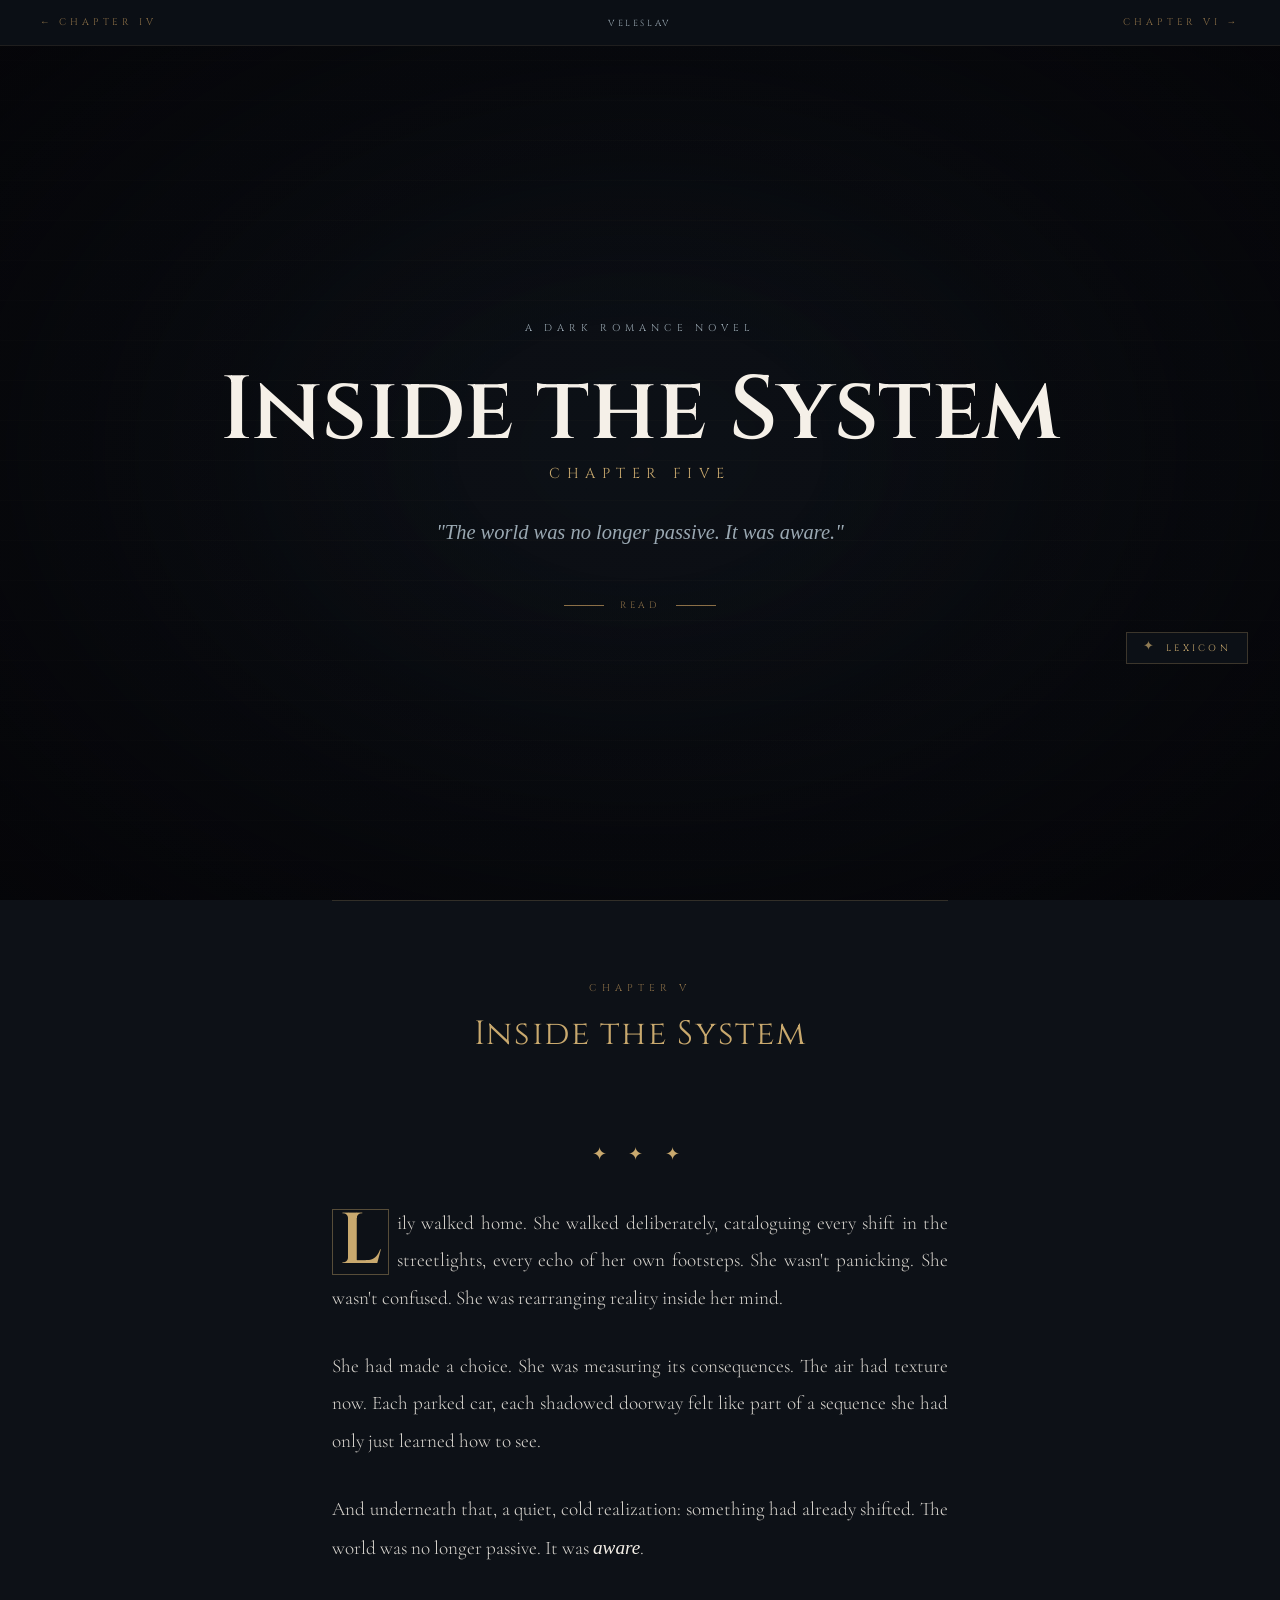
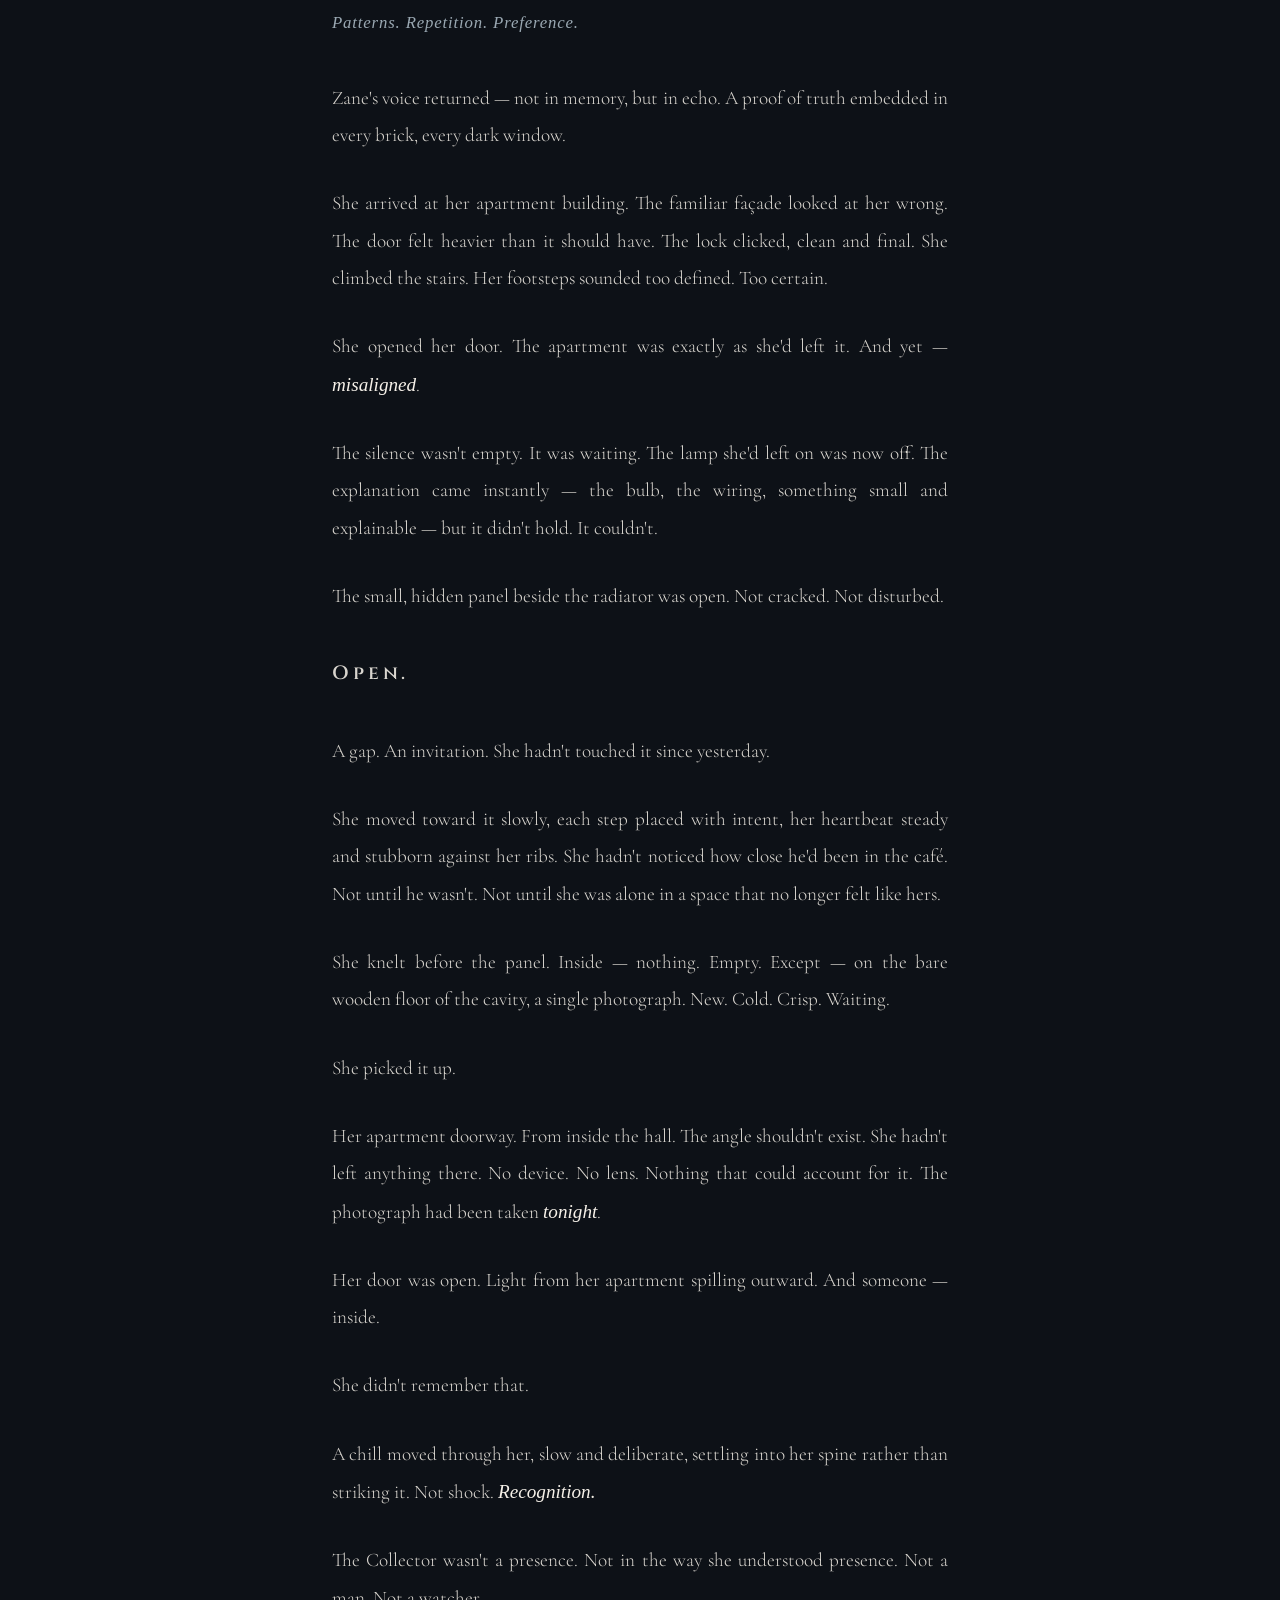
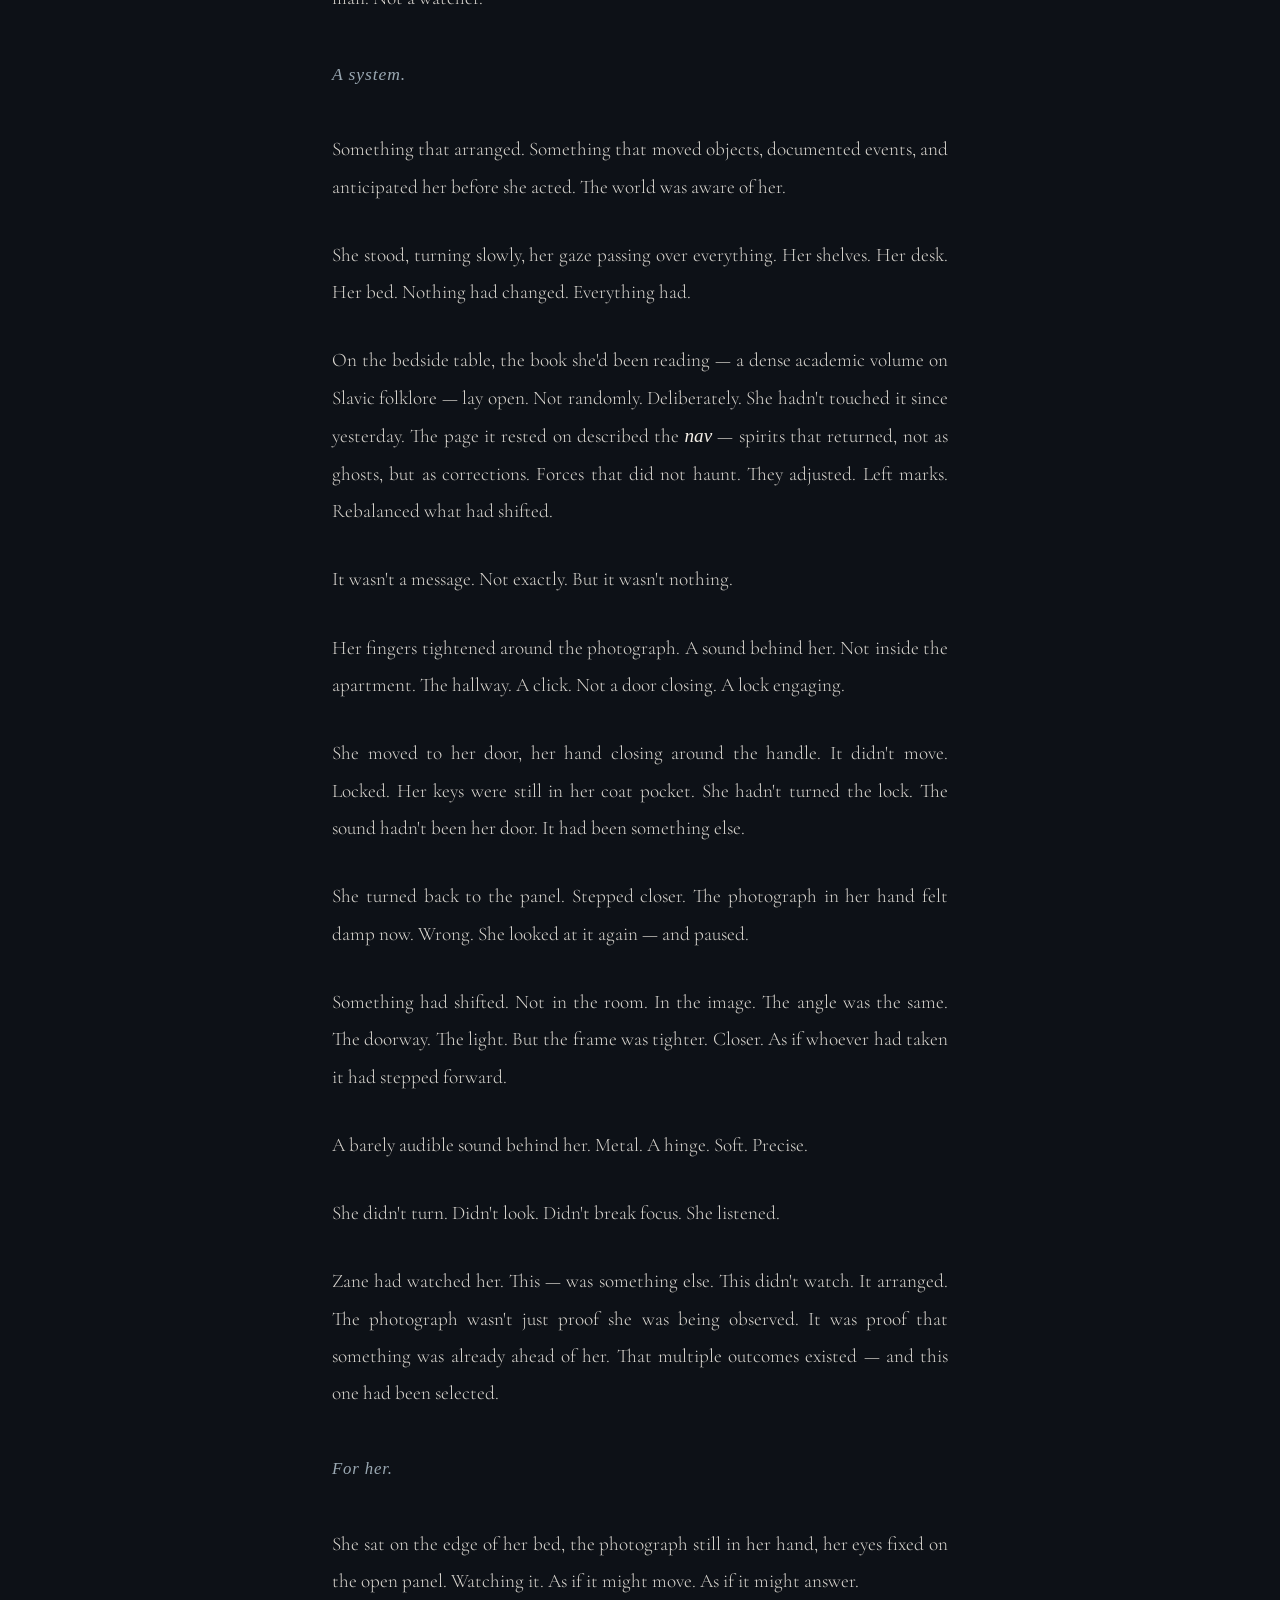
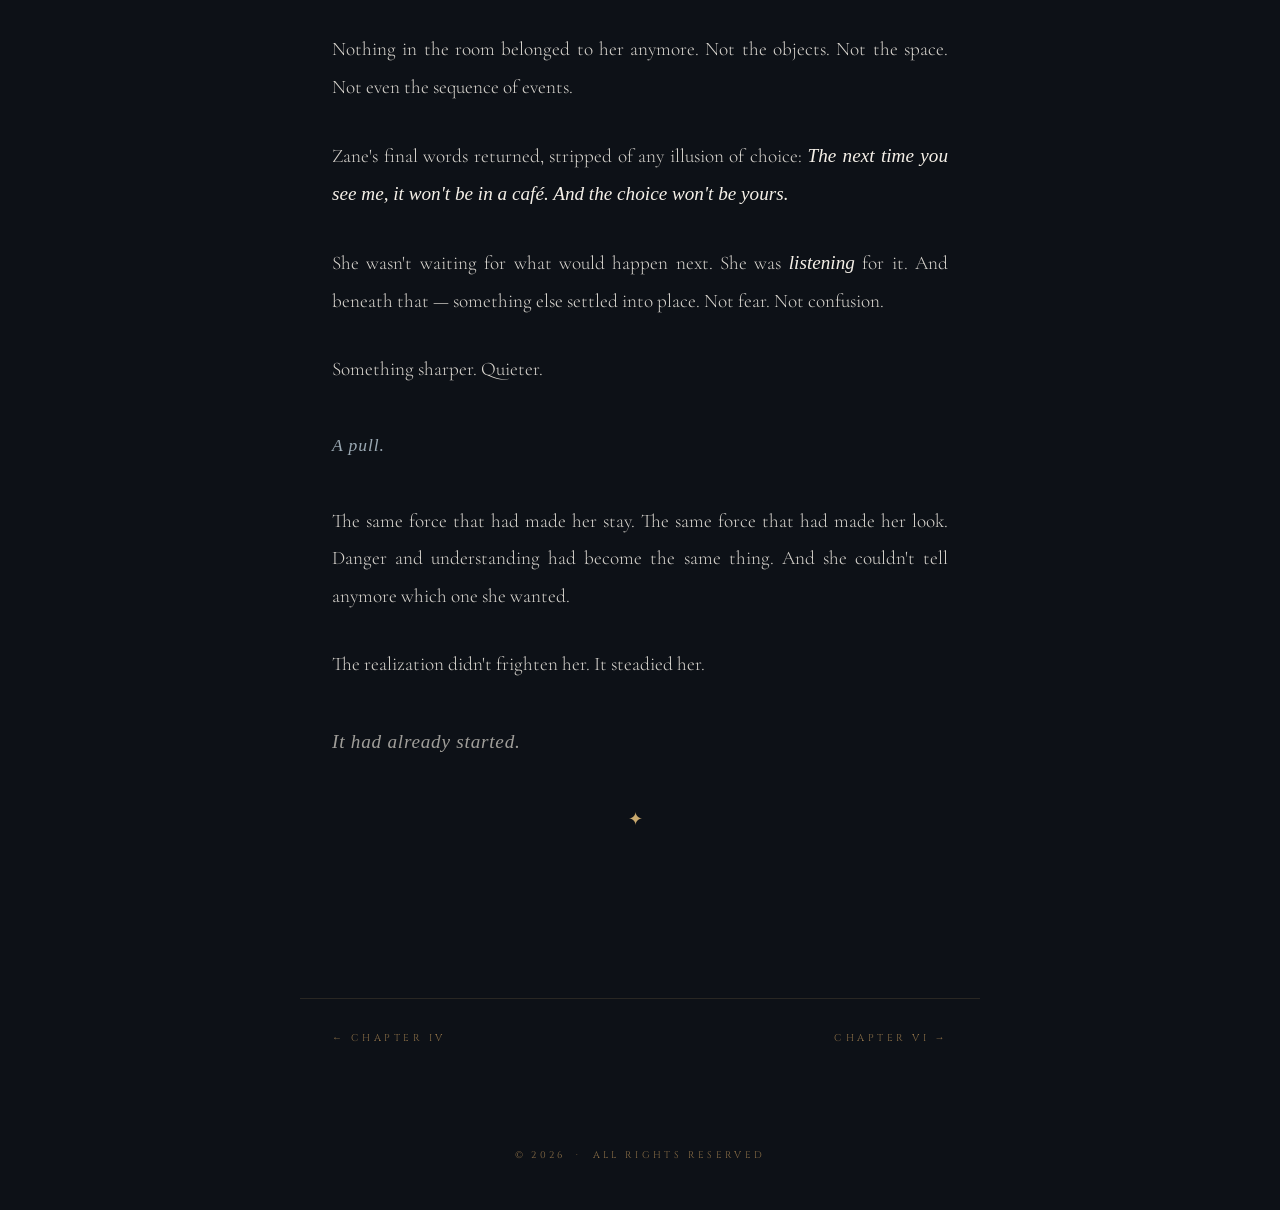
<file: chapter5.html>
<!DOCTYPE html>
<html lang="en">
<head>
  <meta charset="UTF-8" />
  <meta name="viewport" content="width=device-width, initial-scale=1.0"/>
  <title>Chapter Five — Inside the System</title>
  <link href="https://fonts.googleapis.com/css2?family=Cormorant+Garamond:ital,wght@0,300;0,400;0,600;1,300;1,400&family=Cinzel:wght@400;600&family=IM+Fell+English:ital@0;1&display=swap" rel="stylesheet"/>
  <style>
    :root { --parchment: #f5f0e8; --sepia: #8b6f47; --mist: #9aa8b2; --accent: #c9a96e; --deep: #0d1117; }
    *, *::before, *::after { box-sizing: border-box; margin: 0; padding: 0; }
    html { scroll-behavior: smooth; }
    body { background-color: var(--deep); color: var(--parchment); font-family: 'Cormorant Garamond', serif; font-weight: 300; min-height: 100vh; overflow-x: hidden; }
    #rain { position: fixed; inset: 0; pointer-events: none; z-index: 0; opacity: 0.08; }
    .fog { position: fixed; inset: 0; pointer-events: none; z-index: 1; background: radial-gradient(ellipse at 50% 50%, rgba(13,17,23,0.3) 0%, rgba(5,5,8,0.7) 100%); }
    nav.topnav { position: fixed; top: 0; left: 0; right: 0; z-index: 20; display: flex; justify-content: space-between; align-items: center; padding: 1rem 2.5rem; background: rgba(13,17,23,0.92); backdrop-filter: blur(8px); border-bottom: 1px solid rgba(201,169,110,0.1); font-family: 'Cinzel', serif; font-size: 0.6rem; letter-spacing: 0.4em; text-transform: uppercase; }
    nav.topnav a { color: #8b6f47; text-decoration: none; transition: color 0.3s; }
    nav.topnav a:hover { color: #c9a96e; }
    nav.topnav .nav-center { color: #9aa8b2; font-size: 0.55rem; letter-spacing: 0.3em; }
    .hero { position: relative; z-index: 2; min-height: 100vh; display: flex; flex-direction: column; align-items: center; justify-content: center; text-align: center; padding: 6rem 2rem 4rem; }
    .hero::before { content: ''; position: absolute; inset: 0; background: repeating-linear-gradient(0deg, transparent, transparent 39px, rgba(201,169,110,0.025) 39px, rgba(201,169,110,0.025) 40px); pointer-events: none; }
    /* darker, more claustrophobic vignette for ch5 */
    .hero::after { content: ''; position: absolute; inset: 0; background: radial-gradient(ellipse at center, transparent 20%, rgba(5,5,8,0.75) 100%); pointer-events: none; }
    .hero-eyebrow { font-family: 'Cinzel', serif; font-size: 0.62rem; letter-spacing: 0.5em; color: var(--mist); text-transform: uppercase; margin-bottom: 2rem; opacity: 0; animation: fadeUp 1.2s ease forwards 0.3s; position: relative; z-index: 1; }
    .hero-title { font-family: 'Cinzel', serif; font-size: clamp(2rem, 7vw, 6rem); font-weight: 600; line-height: 1; color: var(--parchment); margin-bottom: 0.5rem; opacity: 0; animation: fadeUp 1.4s ease forwards 0.5s; position: relative; z-index: 1; }
    .hero-chapter-num { font-family: 'Cinzel', serif; font-size: clamp(0.7rem, 1.8vw, 0.9rem); color: var(--accent); letter-spacing: 0.45em; text-transform: uppercase; display: block; margin-bottom: 2rem; opacity: 0; animation: fadeUp 1.4s ease forwards 0.65s; position: relative; z-index: 1; }
    .hero-subtitle { font-family: 'IM Fell English', serif; font-style: italic; font-size: clamp(1rem, 2.2vw, 1.28rem); color: var(--mist); max-width: 42ch; line-height: 1.75; margin-bottom: 3rem; opacity: 0; animation: fadeUp 1.4s ease forwards 0.85s; position: relative; z-index: 1; }
    .scroll-cue { font-family: 'Cinzel', serif; font-size: 0.58rem; letter-spacing: 0.4em; color: var(--sepia); text-transform: uppercase; opacity: 0; animation: fadeUp 1s ease forwards 1.4s, pulse 2.5s ease-in-out infinite 2.4s; display: flex; align-items: center; gap: 1rem; position: relative; z-index: 1; }
    .scroll-cue::before, .scroll-cue::after { content: ''; display: block; width: 40px; height: 1px; background: var(--sepia); }
    .chapter { position: relative; z-index: 2; max-width: 680px; margin: 0 auto; padding: 0 2rem 8rem; }
    .chapter-header { text-align: center; padding: 5rem 0 3rem; border-top: 1px solid rgba(201,169,110,0.2); }
    .chapter-label { font-family: 'Cinzel', serif; font-size: 0.62rem; letter-spacing: 0.5em; color: var(--sepia); text-transform: uppercase; display: block; margin-bottom: 1rem; }
    .chapter-name { font-family: 'Cinzel', serif; font-size: clamp(1.4rem, 3.5vw, 2.1rem); font-weight: 400; color: var(--accent); letter-spacing: 0.05em; }
    .ornament { text-align: center; color: var(--accent); font-size: 1.1rem; opacity: 0.55; margin: 2.5rem 0; letter-spacing: 0.5em; }
    .prose p { font-size: clamp(1.05rem, 2vw, 1.2rem); line-height: 1.95; color: rgba(245,240,232,0.88); margin-bottom: 1.6em; text-align: justify; hyphens: auto; }
    .prose p:first-child::first-letter { font-family: 'Cinzel', serif; font-size: 4.5rem; font-weight: 600; color: var(--accent); float: left; line-height: 0.8; margin: 0.05em 0.12em 0 0; padding: 0.05em 0.08em; border: 1px solid rgba(201,169,110,0.4); }
    .prose em { font-family: 'IM Fell English', serif; color: var(--parchment); }
    .dialogue { color: rgba(245,240,232,0.97); font-style: italic; }
    .lone-line { text-align: center; font-family: 'Cinzel', serif; font-size: clamp(1rem, 2.5vw, 1.3rem); font-weight: 600; letter-spacing: 0.2em; color: var(--accent); margin: 2.5rem 0 !important; }
    .chapter-nav { position: relative; z-index: 2; display: flex; justify-content: space-between; align-items: center; max-width: 680px; margin: 0 auto; padding: 2rem 2rem 5rem; border-top: 1px solid rgba(201,169,110,0.15); }
    .chapter-nav a { font-family: 'Cinzel', serif; font-size: 0.62rem; letter-spacing: 0.35em; text-transform: uppercase; color: var(--sepia); text-decoration: none; transition: color 0.3s; }
    .chapter-nav a:hover { color: var(--accent); }
    footer { position: relative; z-index: 2; text-align: center; padding: 1.5rem 2rem 3rem; font-family: 'Cinzel', serif; font-size: 0.6rem; letter-spacing: 0.35em; color: var(--sepia); text-transform: uppercase; }
    @keyframes fadeUp { from { opacity: 0; transform: translateY(22px); } to { opacity: 1; transform: translateY(0); } }
    @keyframes pulse { 0%, 100% { opacity: 0.45; } 50% { opacity: 1; } }
    .reveal { opacity: 0; transform: translateY(18px); transition: opacity 0.9s ease, transform 0.9s ease; }
    .reveal.visible { opacity: 1; transform: translateY(0); }
  </style>
  <link rel="stylesheet" href="word-explainer.css"/>
</head>
<body>
<canvas id="rain"></canvas>
<div class="fog"></div>

<nav class="topnav">
  <a href="chapter4.html">← Chapter IV</a>
  <span class="nav-center">Veleslav</span>
  <a href="chapter6.html">Chapter VI →</a>
</nav>

<section class="hero">
  <p class="hero-eyebrow">A Dark Romance Novel</p>
  <h1 class="hero-title">Inside the System</h1>
  <span class="hero-chapter-num">Chapter Five</span>
  <p class="hero-subtitle">"The world was no longer passive. It was aware."</p>
  <div class="scroll-cue">Read</div>
</section>

<main class="chapter">
  <header class="chapter-header reveal">
    <span class="chapter-label">Chapter V</span>
    <h2 class="chapter-name">Inside the System</h2>
  </header>
  <div class="ornament reveal">✦ ✦ ✦</div>

  <div class="prose">

    <p class="reveal">Lily walked home. She walked deliberately, cataloguing every shift in the streetlights, every echo of her own footsteps. She wasn't panicking. She wasn't confused. She was rearranging reality inside her mind.</p>

    <p class="reveal">She had made a choice. She was measuring its consequences. The air had texture now. Each parked car, each shadowed doorway felt like part of a sequence she had only just learned how to see.</p>

    <p class="reveal">And underneath that, a quiet, cold realization: something had already shifted. The world was no longer passive. It was <em>aware</em>.</p>

    <p class="reveal lone-line" style="font-family:'IM Fell English',serif; font-style:italic; font-size:1.05rem; color:var(--mist); letter-spacing:0.05em; font-weight:400;">Patterns. Repetition. Preference.</p>

    <p class="reveal">Zane's voice returned — not in memory, but in echo. A proof of truth embedded in every brick, every dark window.</p>

    <p class="reveal">She arrived at her apartment building. The familiar façade looked at her wrong. The door felt heavier than it should have. The lock clicked, clean and final. She climbed the stairs. Her footsteps sounded too defined. Too certain.</p>

    <p class="reveal">She opened her door. The apartment was exactly as she'd left it. And yet — <em>misaligned</em>.</p>

    <p class="reveal">The silence wasn't empty. It was waiting. The lamp she'd left on was now off. The explanation came instantly — the bulb, the wiring, something small and explainable — but it didn't hold. It couldn't.</p>

    <p class="reveal">The small, hidden panel beside the radiator was open. Not cracked. Not disturbed.</p>

    <p class="reveal lone-line">Open.</p>

    <p class="reveal">A gap. An invitation. She hadn't touched it since yesterday.</p>

    <p class="reveal">She moved toward it slowly, each step placed with intent, her heartbeat steady and stubborn against her ribs. She hadn't noticed how close he'd been in the café. Not until he wasn't. Not until she was alone in a space that no longer felt like hers.</p>

    <p class="reveal">She knelt before the panel. Inside — nothing. Empty. Except — on the bare wooden floor of the cavity, a single photograph. New. Cold. Crisp. Waiting.</p>

    <p class="reveal">She picked it up.</p>

    <p class="reveal">Her apartment doorway. From inside the hall. The angle shouldn't exist. She hadn't left anything there. No device. No lens. Nothing that could account for it. The photograph had been taken <em>tonight</em>.</p>

    <p class="reveal">Her door was open. Light from her apartment spilling outward. And someone — inside.</p>

    <p class="reveal">She didn't remember that.</p>

    <p class="reveal">A chill moved through her, slow and deliberate, settling into her spine rather than striking it. Not shock. <em>Recognition.</em></p>

    <p class="reveal">The Collector wasn't a presence. Not in the way she understood presence. Not a man. Not a watcher.</p>

    <p class="reveal lone-line" style="font-family:'IM Fell English',serif; font-style:italic; font-size:1.1rem; color:var(--mist); letter-spacing:0.05em; font-weight:400;">A system.</p>

    <p class="reveal">Something that arranged. Something that moved objects, documented events, and anticipated her before she acted. The world was aware of her.</p>

    <p class="reveal">She stood, turning slowly, her gaze passing over everything. Her shelves. Her desk. Her bed. Nothing had changed. Everything had.</p>

    <p class="reveal">On the bedside table, the book she'd been reading — a dense academic volume on Slavic folklore — lay open. Not randomly. Deliberately. She hadn't touched it since yesterday. The page it rested on described the <em>nav</em> — spirits that returned, not as ghosts, but as corrections. Forces that did not haunt. They adjusted. Left marks. Rebalanced what had shifted.</p>

    <p class="reveal">It wasn't a message. Not exactly. But it wasn't nothing.</p>

    <p class="reveal">Her fingers tightened around the photograph. A sound behind her. Not inside the apartment. The hallway. A click. Not a door closing. A lock engaging.</p>

    <p class="reveal">She moved to her door, her hand closing around the handle. It didn't move. Locked. Her keys were still in her coat pocket. She hadn't turned the lock. The sound hadn't been her door. It had been something else.</p>

    <p class="reveal">She turned back to the panel. Stepped closer. The photograph in her hand felt damp now. Wrong. She looked at it again — and paused.</p>

    <p class="reveal">Something had shifted. Not in the room. In the image. The angle was the same. The doorway. The light. But the frame was tighter. Closer. As if whoever had taken it had stepped forward.</p>

    <p class="reveal">A barely audible sound behind her. Metal. A hinge. Soft. Precise.</p>

    <p class="reveal">She didn't turn. Didn't look. Didn't break focus. She listened.</p>

    <p class="reveal">Zane had watched her. This — was something else. This didn't watch. It arranged. The photograph wasn't just proof she was being observed. It was proof that something was already ahead of her. That multiple outcomes existed — and this one had been selected.</p>

    <p class="reveal lone-line" style="font-family:'IM Fell English',serif; font-style:italic; font-size:1.05rem; color:var(--mist); letter-spacing:0.05em; font-weight:400;">For her.</p>

    <p class="reveal">She sat on the edge of her bed, the photograph still in her hand, her eyes fixed on the open panel. Watching it. As if it might move. As if it might answer.</p>

    <p class="reveal">Nothing in the room belonged to her anymore. Not the objects. Not the space. Not even the sequence of events.</p>

    <p class="reveal">Zane's final words returned, stripped of any illusion of choice: <em>The next time you see me, it won't be in a café. And the choice won't be yours.</em></p>

    <p class="reveal">She wasn't waiting for what would happen next. She was <em>listening</em> for it. And beneath that — something else settled into place. Not fear. Not confusion.</p>

    <p class="reveal">Something sharper. Quieter.</p>

    <p class="reveal lone-line" style="font-family:'IM Fell English',serif; font-style:italic; font-size:1.1rem; color:var(--mist); letter-spacing:0.05em; font-weight:400;">A pull.</p>

    <p class="reveal">The same force that had made her stay. The same force that had made her look. Danger and understanding had become the same thing. And she couldn't tell anymore which one she wanted.</p>

    <p class="reveal">The realization didn't frighten her. It steadied her.</p>

    <p class="reveal lone-line" style="font-family:'IM Fell English',serif; font-style:italic; font-size:1.2rem; color:rgba(240,235,224,0.65); letter-spacing:0.04em; font-weight:400;">It had already started.</p>

  </div>
  <div class="ornament reveal" style="margin-top:3rem;">✦</div>
</main>

<div class="chapter-nav">
  <a href="chapter4.html">← Chapter IV</a>
  <a href="chapter6.html">Chapter VI →</a>
</div>
<footer>&copy; 2026 &nbsp;·&nbsp; All Rights Reserved</footer>

<script>
  const canvas = document.getElementById('rain');
  const ctx = canvas.getContext('2d');
  let drops = [];
  function resize() { canvas.width = window.innerWidth; canvas.height = window.innerHeight; }
  resize(); window.addEventListener('resize', resize);
  for (let i = 0; i < 90; i++) drops.push({ x: Math.random()*window.innerWidth, y: Math.random()*window.innerHeight, len: Math.random()*14+6, speed: Math.random()*1.5+0.6, opacity: Math.random()*0.3+0.05, width: Math.random()*0.5+0.15 });
  (function drawRain() {
    ctx.clearRect(0,0,canvas.width,canvas.height);
    drops.forEach(d => { ctx.beginPath(); ctx.moveTo(d.x,d.y); ctx.lineTo(d.x-d.len*0.1,d.y+d.len); ctx.strokeStyle=`rgba(170,195,210,${d.opacity})`; ctx.lineWidth=d.width; ctx.stroke(); d.y+=d.speed; d.x-=d.speed*0.1; if(d.y>canvas.height){d.y=-d.len;d.x=Math.random()*canvas.width;} });
    requestAnimationFrame(drawRain);
  })();
  const obs = new IntersectionObserver(entries => { entries.forEach(e => { if(e.isIntersecting){e.target.classList.add('visible');obs.unobserve(e.target);} }); }, {threshold:0.12});
  document.querySelectorAll('.reveal').forEach(el => obs.observe(el));
</script>

<!-- ── Word Explainer Widget ── -->
<div id="word-explainer">
  <button id="we-toggle" aria-label="Open word explainer">
    <span class="we-rune">✦</span>
    Lexicon
  </button>
  <div id="we-panel" class="we-hidden" role="dialog" aria-label="Word Explainer">
    <div class="we-header">
      <span class="we-title">Word Explainer</span>
      <button class="we-close" id="we-close" aria-label="Close">✕</button>
    </div>
    <div class="we-input-row">
      <input
        id="we-input"
        type="text"
        placeholder="A word you don't recognize?"
        autocomplete="off"
        autocorrect="off"
        spellcheck="false"
        maxlength="60"
        aria-label="Enter a word"
      />
      <button id="we-btn" aria-label="Explain word">Explain</button>
    </div>
    <div id="we-output" class="we-empty" aria-live="polite">Enter a word above…</div>
    <div class="we-ornament">✦ &nbsp; ✦ &nbsp; ✦</div>
  </div>
</div>
<script src="word-explainer.js"></script>

</body>
</html>
</file>
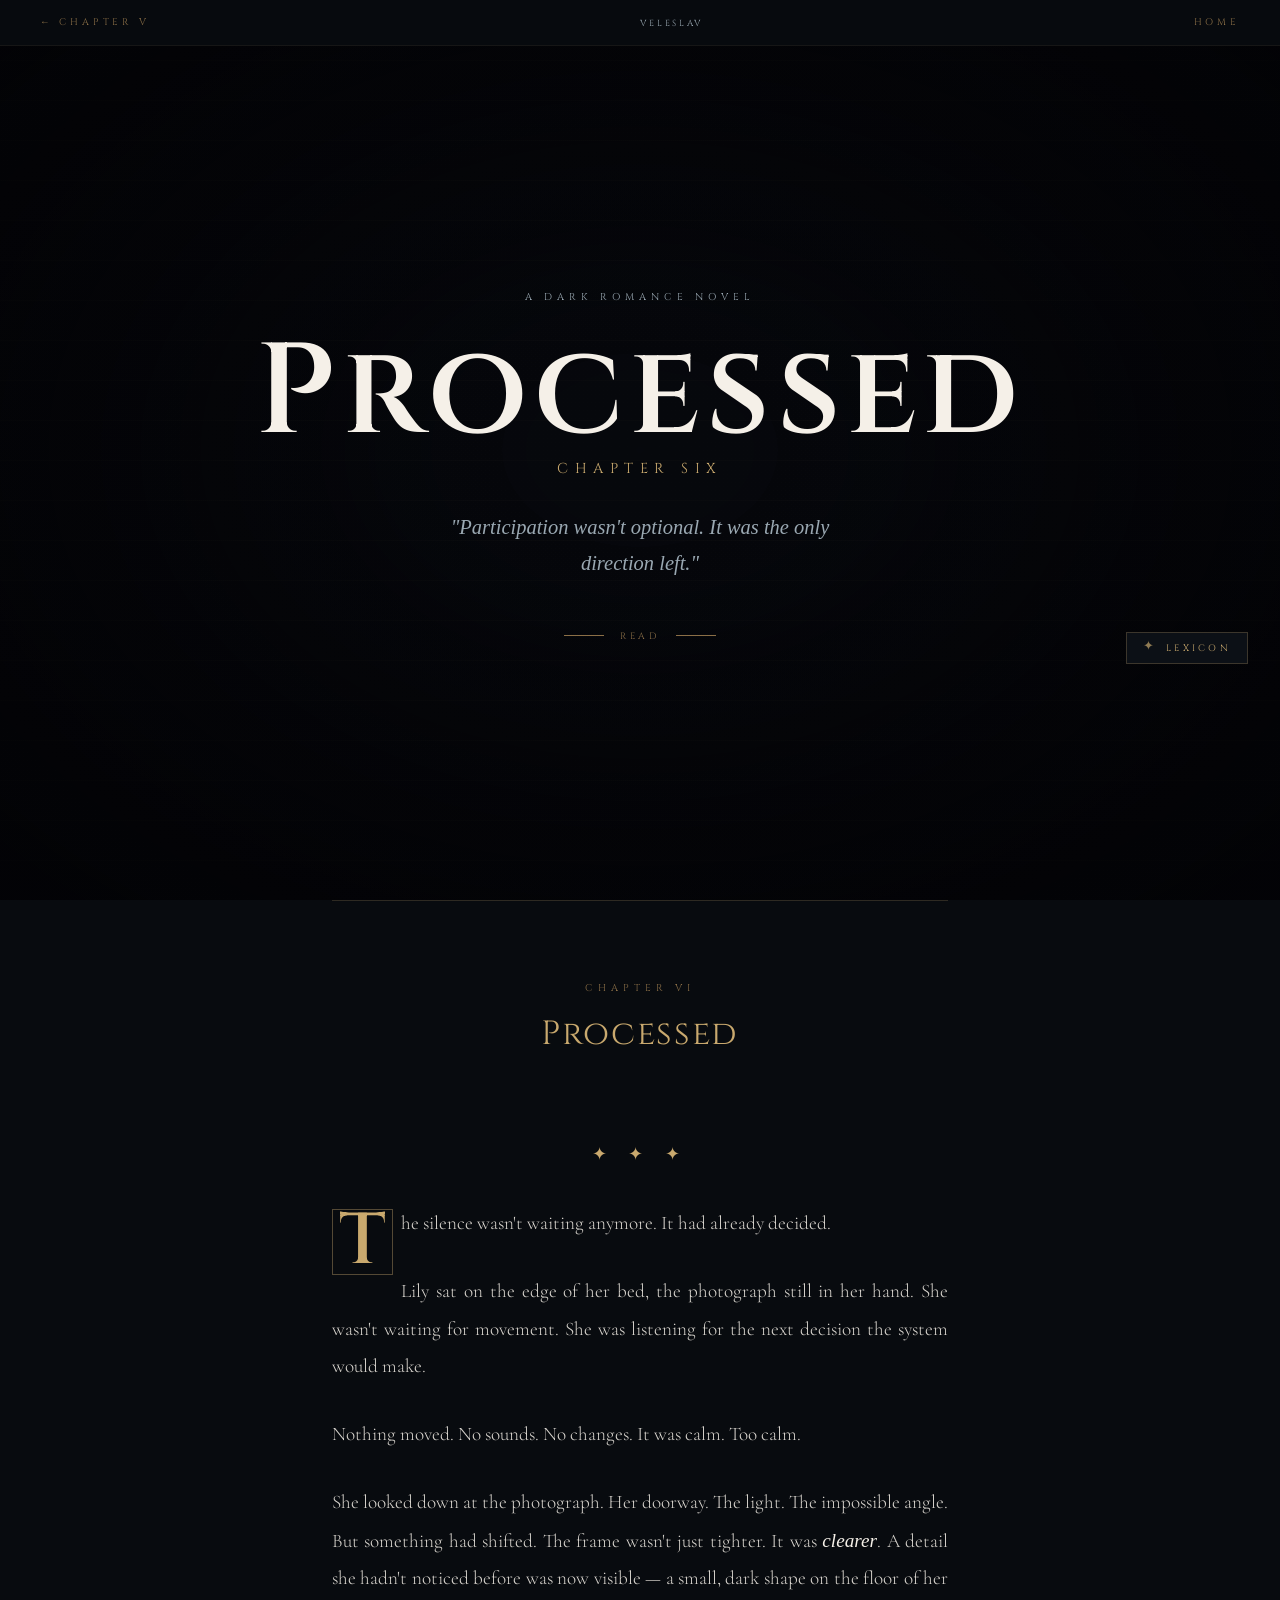
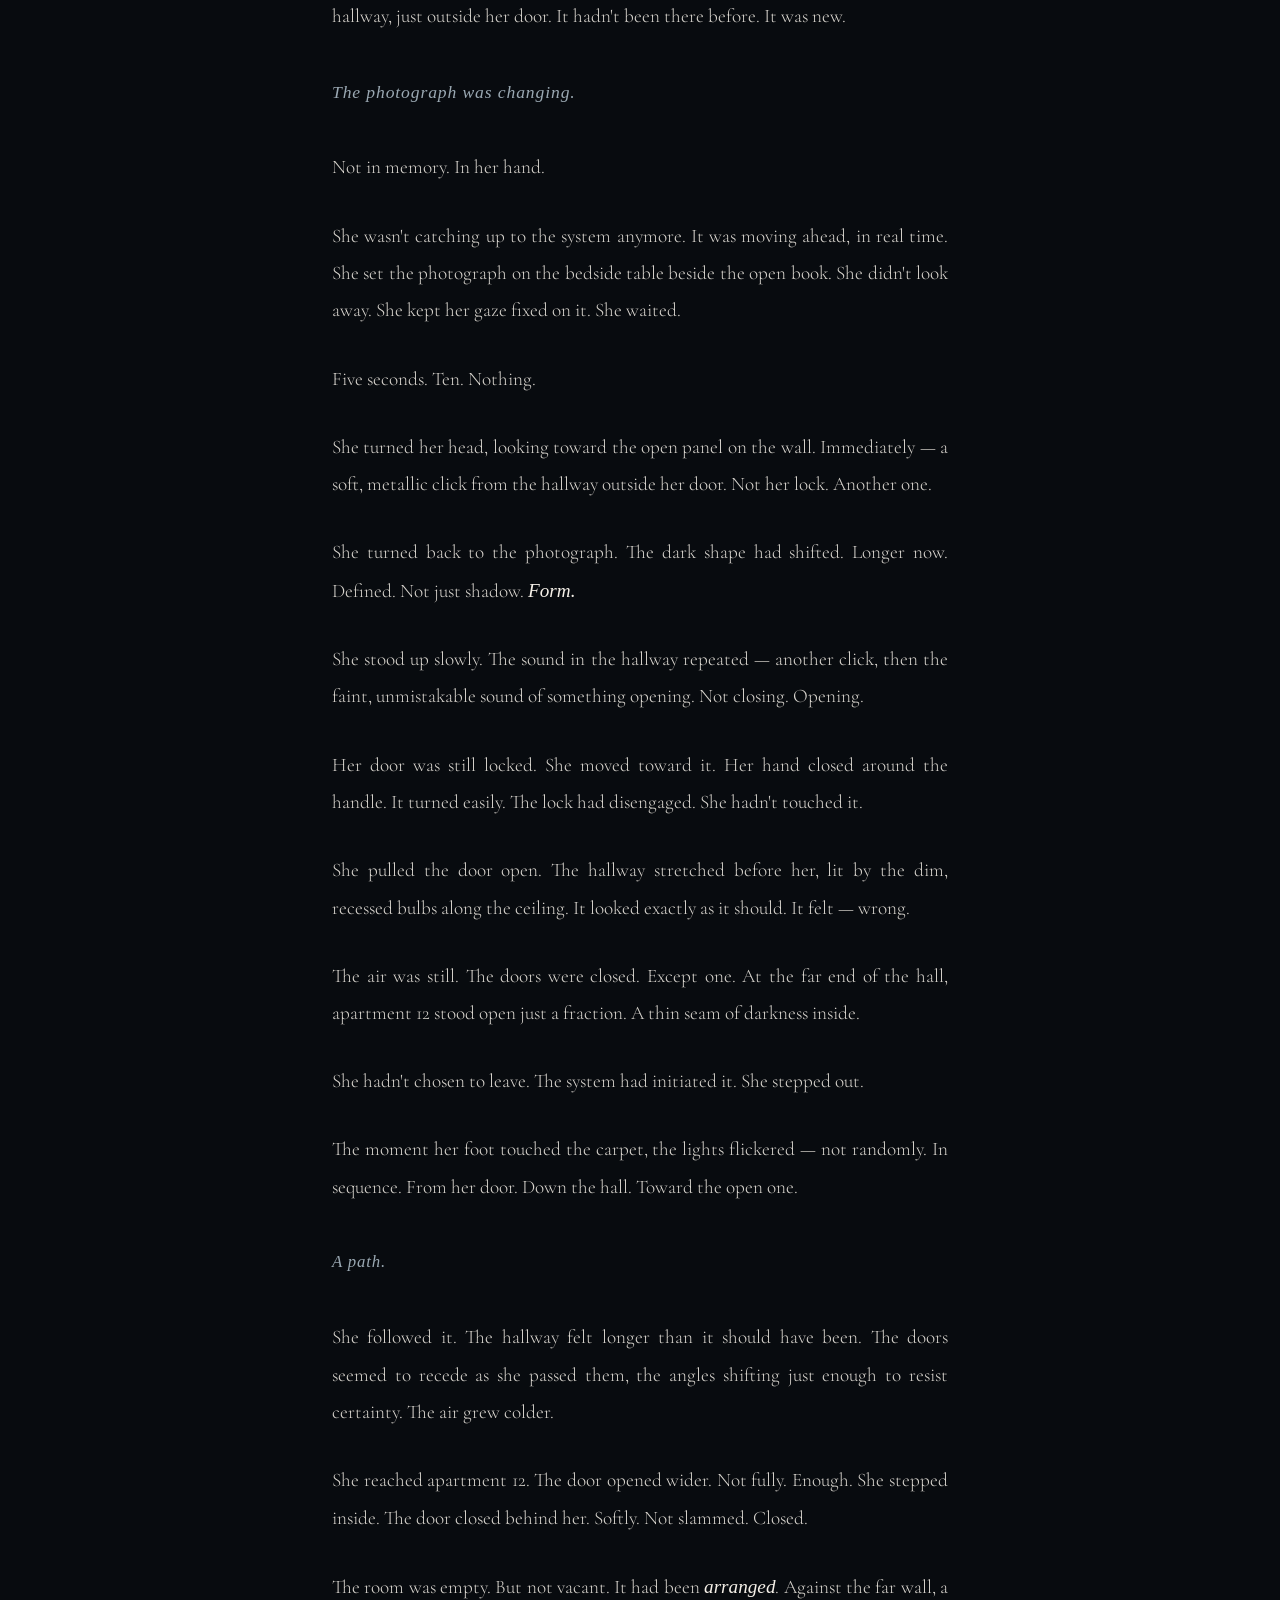
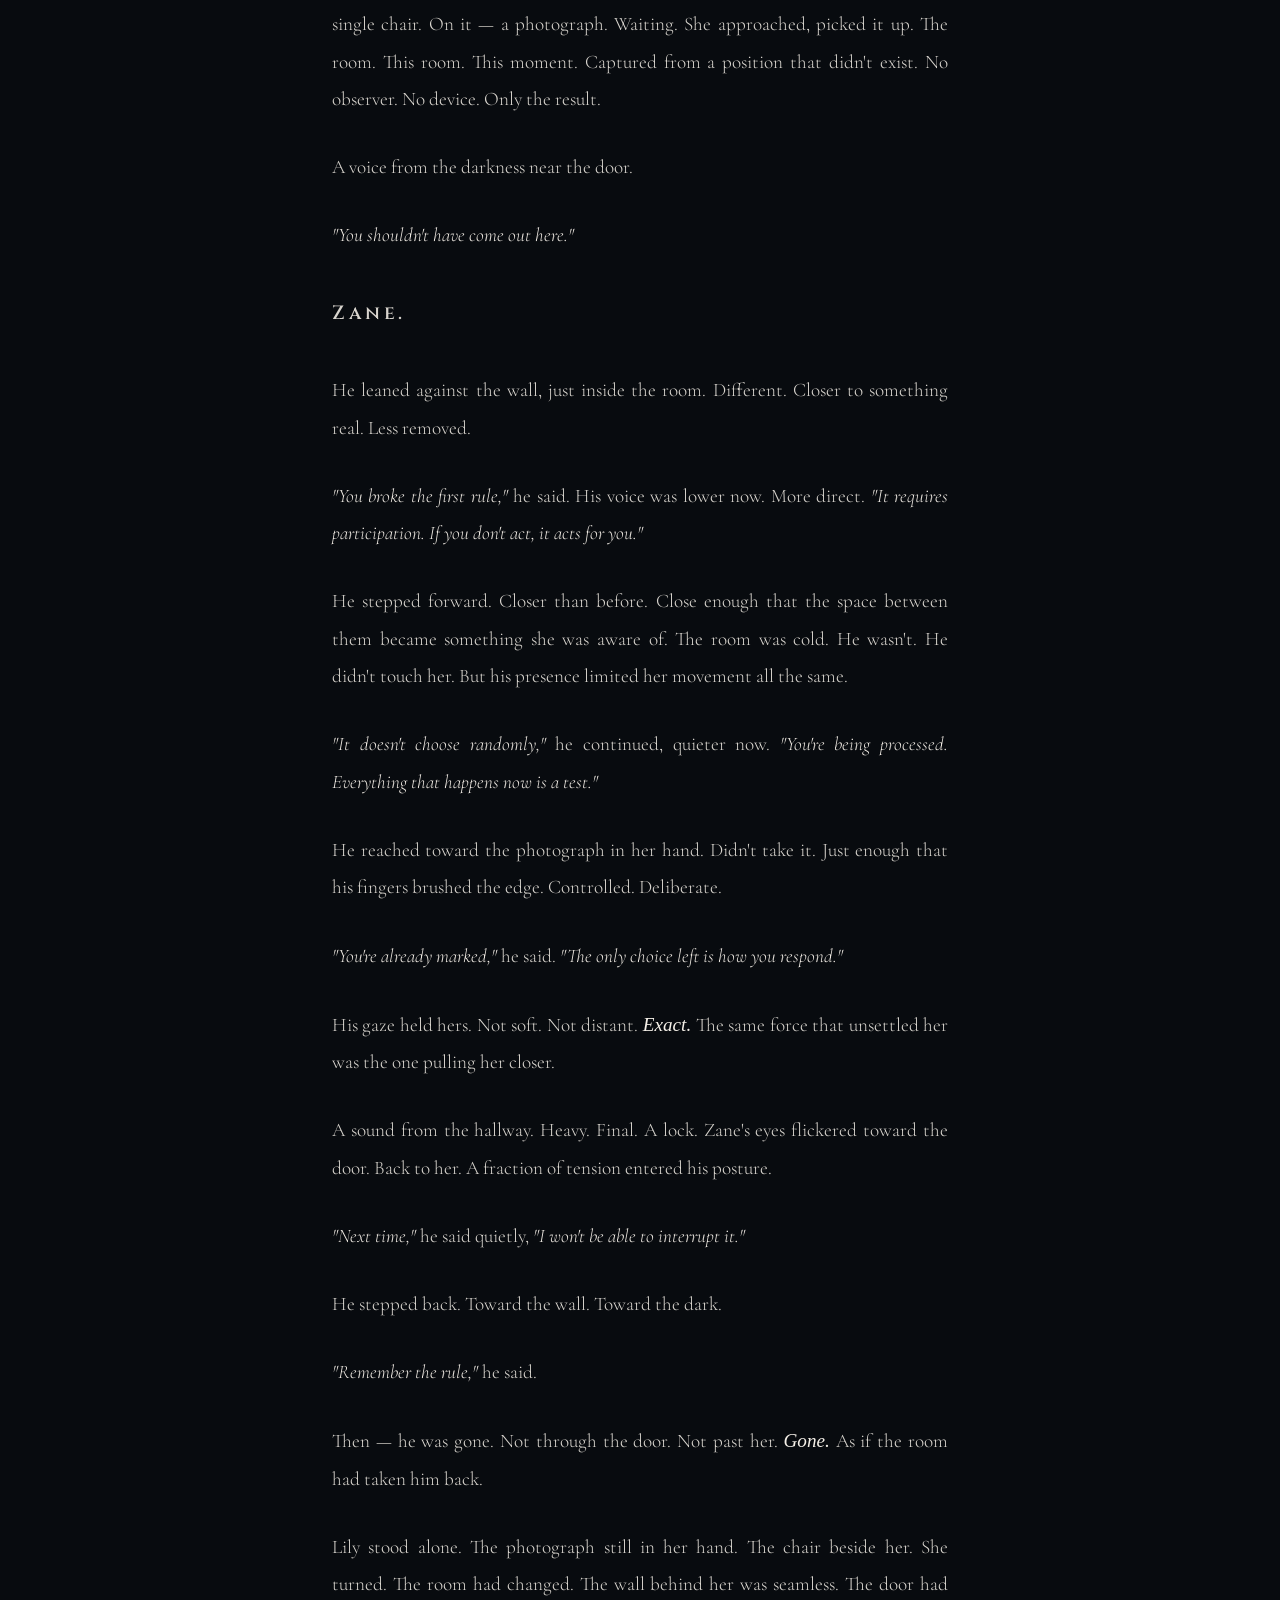
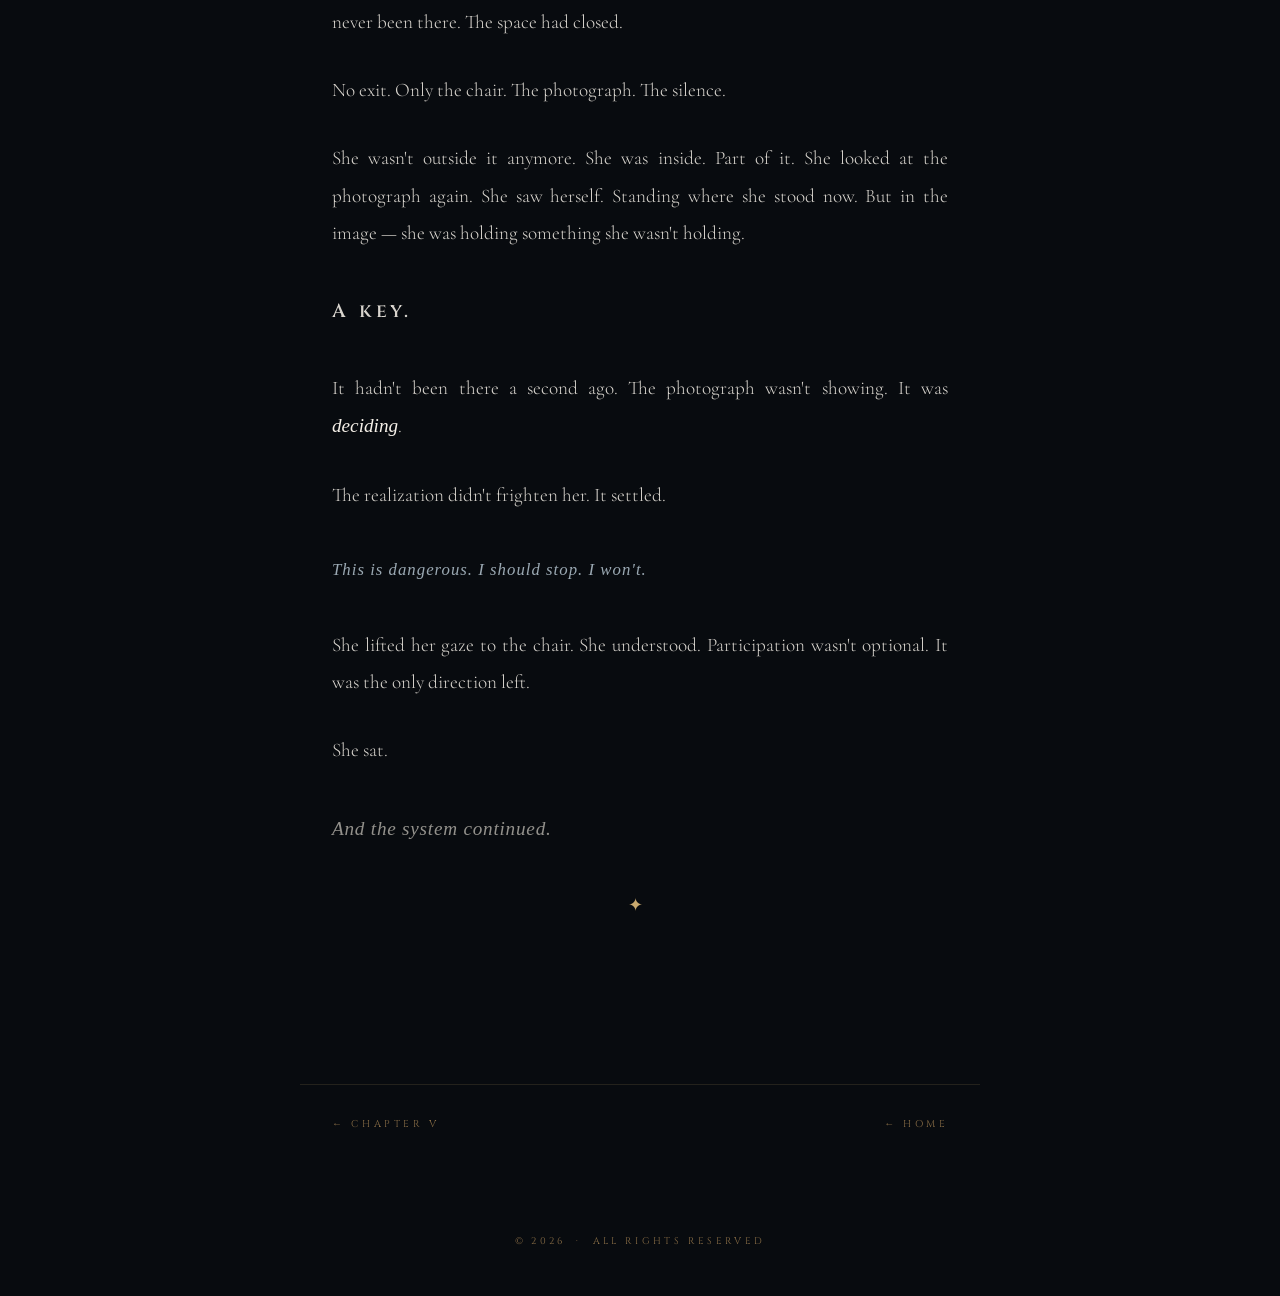
<file: chapter6.html>
<!DOCTYPE html>
<html lang="en">
<head>
  <meta charset="UTF-8" />
  <meta name="viewport" content="width=device-width, initial-scale=1.0"/>
  <title>Chapter Six — Processed</title>
  <link href="https://fonts.googleapis.com/css2?family=Cormorant+Garamond:ital,wght@0,300;0,400;0,600;1,300;1,400&family=Cinzel:wght@400;600&family=IM+Fell+English:ital@0;1&display=swap" rel="stylesheet"/>
  <style>
    :root { --parchment: #f5f0e8; --sepia: #8b6f47; --mist: #9aa8b2; --accent: #c9a96e; --deep: #080b0f; }
    *, *::before, *::after { box-sizing: border-box; margin: 0; padding: 0; }
    html { scroll-behavior: smooth; }
    body { background-color: var(--deep); color: var(--parchment); font-family: 'Cormorant Garamond', serif; font-weight: 300; min-height: 100vh; overflow-x: hidden; }
    /* Ch6 is almost no rain — stillness is the horror */
    #rain { position: fixed; inset: 0; pointer-events: none; z-index: 0; opacity: 0.05; }
    .fog { position: fixed; inset: 0; pointer-events: none; z-index: 1; background: radial-gradient(ellipse at center, rgba(5,5,10,0.4) 0%, rgba(3,3,6,0.85) 100%); }
    nav.topnav { position: fixed; top: 0; left: 0; right: 0; z-index: 20; display: flex; justify-content: space-between; align-items: center; padding: 1rem 2.5rem; background: rgba(8,11,15,0.95); backdrop-filter: blur(8px); border-bottom: 1px solid rgba(201,169,110,0.08); font-family: 'Cinzel', serif; font-size: 0.6rem; letter-spacing: 0.4em; text-transform: uppercase; }
    nav.topnav a { color: #8b6f47; text-decoration: none; transition: color 0.3s; }
    nav.topnav a:hover { color: #c9a96e; }
    nav.topnav .nav-center { color: #9aa8b2; font-size: 0.55rem; letter-spacing: 0.3em; }
    nav.topnav .nav-ghost { opacity: 0; pointer-events: none; }
    .hero { position: relative; z-index: 2; min-height: 100vh; display: flex; flex-direction: column; align-items: center; justify-content: center; text-align: center; padding: 6rem 2rem 4rem; }
    .hero::before { content: ''; position: absolute; inset: 0; background: repeating-linear-gradient(0deg, transparent, transparent 39px, rgba(201,169,110,0.02) 39px, rgba(201,169,110,0.02) 40px); pointer-events: none; }
    .hero::after { content: ''; position: absolute; inset: 0; background: radial-gradient(ellipse at center, transparent 15%, rgba(3,3,6,0.85) 100%); pointer-events: none; }
    .hero-eyebrow { font-family: 'Cinzel', serif; font-size: 0.62rem; letter-spacing: 0.5em; color: var(--mist); text-transform: uppercase; margin-bottom: 2rem; opacity: 0; animation: fadeUp 1.2s ease forwards 0.3s; position: relative; z-index: 1; }
    .hero-title { font-family: 'Cinzel', serif; font-size: clamp(3rem, 10vw, 8rem); font-weight: 600; line-height: 0.9; color: var(--parchment); letter-spacing: 0.05em; margin-bottom: 0.5rem; opacity: 0; animation: fadeUp 1.4s ease forwards 0.5s; position: relative; z-index: 1; }
    .hero-chapter-num { font-family: 'Cinzel', serif; font-size: clamp(0.7rem, 1.8vw, 0.9rem); color: var(--accent); letter-spacing: 0.45em; text-transform: uppercase; display: block; margin-bottom: 2rem; opacity: 0; animation: fadeUp 1.4s ease forwards 0.65s; position: relative; z-index: 1; }
    .hero-subtitle { font-family: 'IM Fell English', serif; font-style: italic; font-size: clamp(1rem, 2.2vw, 1.28rem); color: var(--mist); max-width: 42ch; line-height: 1.75; margin-bottom: 3rem; opacity: 0; animation: fadeUp 1.4s ease forwards 0.85s; position: relative; z-index: 1; }
    .scroll-cue { font-family: 'Cinzel', serif; font-size: 0.58rem; letter-spacing: 0.4em; color: var(--sepia); text-transform: uppercase; opacity: 0; animation: fadeUp 1s ease forwards 1.4s, pulse 2.5s ease-in-out infinite 2.4s; display: flex; align-items: center; gap: 1rem; position: relative; z-index: 1; }
    .scroll-cue::before, .scroll-cue::after { content: ''; display: block; width: 40px; height: 1px; background: var(--sepia); }
    .chapter { position: relative; z-index: 2; max-width: 680px; margin: 0 auto; padding: 0 2rem 8rem; }
    .chapter-header { text-align: center; padding: 5rem 0 3rem; border-top: 1px solid rgba(201,169,110,0.2); }
    .chapter-label { font-family: 'Cinzel', serif; font-size: 0.62rem; letter-spacing: 0.5em; color: var(--sepia); text-transform: uppercase; display: block; margin-bottom: 1rem; }
    .chapter-name { font-family: 'Cinzel', serif; font-size: clamp(1.4rem, 3.5vw, 2.1rem); font-weight: 400; color: var(--accent); letter-spacing: 0.05em; }
    .ornament { text-align: center; color: var(--accent); font-size: 1.1rem; opacity: 0.55; margin: 2.5rem 0; letter-spacing: 0.5em; }
    .prose p { font-size: clamp(1.05rem, 2vw, 1.2rem); line-height: 1.95; color: rgba(245,240,232,0.88); margin-bottom: 1.6em; text-align: justify; hyphens: auto; }
    .prose p:first-child::first-letter { font-family: 'Cinzel', serif; font-size: 4.5rem; font-weight: 600; color: var(--accent); float: left; line-height: 0.8; margin: 0.05em 0.12em 0 0; padding: 0.05em 0.08em; border: 1px solid rgba(201,169,110,0.4); }
    .prose em { font-family: 'IM Fell English', serif; color: var(--parchment); }
    .dialogue { color: rgba(245,240,232,0.97); font-style: italic; }
    .lone-line { text-align: center; font-family: 'Cinzel', serif; font-size: clamp(1rem, 2.5vw, 1.3rem); font-weight: 600; letter-spacing: 0.2em; color: var(--accent); margin: 2.5rem 0 !important; }
    .chapter-nav { position: relative; z-index: 2; display: flex; justify-content: space-between; align-items: center; max-width: 680px; margin: 0 auto; padding: 2rem 2rem 5rem; border-top: 1px solid rgba(201,169,110,0.15); }
    .chapter-nav a { font-family: 'Cinzel', serif; font-size: 0.62rem; letter-spacing: 0.35em; text-transform: uppercase; color: var(--sepia); text-decoration: none; transition: color 0.3s; }
    .chapter-nav a:hover { color: var(--accent); }
    footer { position: relative; z-index: 2; text-align: center; padding: 1.5rem 2rem 3rem; font-family: 'Cinzel', serif; font-size: 0.6rem; letter-spacing: 0.35em; color: var(--sepia); text-transform: uppercase; }
    @keyframes fadeUp { from { opacity: 0; transform: translateY(22px); } to { opacity: 1; transform: translateY(0); } }
    @keyframes pulse { 0%, 100% { opacity: 0.45; } 50% { opacity: 1; } }
    .reveal { opacity: 0; transform: translateY(18px); transition: opacity 0.9s ease, transform 0.9s ease; }
    .reveal.visible { opacity: 1; transform: translateY(0); }
  </style>
  <link rel="stylesheet" href="word-explainer.css"/>
</head>
<body>
<canvas id="rain"></canvas>
<div class="fog"></div>

<nav class="topnav">
  <a href="chapter5.html">← Chapter V</a>
  <span class="nav-center">Veleslav</span>
  <a href="index.html">Home</a>
</nav>

<section class="hero">
  <p class="hero-eyebrow">A Dark Romance Novel</p>
  <h1 class="hero-title">Processed</h1>
  <span class="hero-chapter-num">Chapter Six</span>
  <p class="hero-subtitle">"Participation wasn't optional. It was the only direction left."</p>
  <div class="scroll-cue">Read</div>
</section>

<main class="chapter">
  <header class="chapter-header reveal">
    <span class="chapter-label">Chapter VI</span>
    <h2 class="chapter-name">Processed</h2>
  </header>
  <div class="ornament reveal">✦ ✦ ✦</div>

  <div class="prose">

    <p class="reveal">The silence wasn't waiting anymore. It had already decided.</p>

    <p class="reveal">Lily sat on the edge of her bed, the photograph still in her hand. She wasn't waiting for movement. She was listening for the next decision the system would make.</p>

    <p class="reveal">Nothing moved. No sounds. No changes. It was calm. Too calm.</p>

    <p class="reveal">She looked down at the photograph. Her doorway. The light. The impossible angle. But something had shifted. The frame wasn't just tighter. It was <em>clearer</em>. A detail she hadn't noticed before was now visible — a small, dark shape on the floor of her hallway, just outside her door. It hadn't been there before. It was new.</p>

    <p class="reveal lone-line" style="font-family:'IM Fell English',serif; font-style:italic; font-size:1.1rem; color:var(--mist); letter-spacing:0.05em; font-weight:400;">The photograph was changing.</p>

    <p class="reveal">Not in memory. In her hand.</p>

    <p class="reveal">She wasn't catching up to the system anymore. It was moving ahead, in real time. She set the photograph on the bedside table beside the open book. She didn't look away. She kept her gaze fixed on it. She waited.</p>

    <p class="reveal">Five seconds. Ten. Nothing.</p>

    <p class="reveal">She turned her head, looking toward the open panel on the wall. Immediately — a soft, metallic click from the hallway outside her door. Not her lock. Another one.</p>

    <p class="reveal">She turned back to the photograph. The dark shape had shifted. Longer now. Defined. Not just shadow. <em>Form.</em></p>

    <p class="reveal">She stood up slowly. The sound in the hallway repeated — another click, then the faint, unmistakable sound of something opening. Not closing. Opening.</p>

    <p class="reveal">Her door was still locked. She moved toward it. Her hand closed around the handle. It turned easily. The lock had disengaged. She hadn't touched it.</p>

    <p class="reveal">She pulled the door open. The hallway stretched before her, lit by the dim, recessed bulbs along the ceiling. It looked exactly as it should. It felt — wrong.</p>

    <p class="reveal">The air was still. The doors were closed. Except one. At the far end of the hall, apartment 12 stood open just a fraction. A thin seam of darkness inside.</p>

    <p class="reveal">She hadn't chosen to leave. The system had initiated it. She stepped out.</p>

    <p class="reveal">The moment her foot touched the carpet, the lights flickered — not randomly. In sequence. From her door. Down the hall. Toward the open one.</p>

    <p class="reveal lone-line" style="font-family:'IM Fell English',serif; font-style:italic; font-size:1.05rem; color:var(--mist); letter-spacing:0.05em; font-weight:400;">A path.</p>

    <p class="reveal">She followed it. The hallway felt longer than it should have been. The doors seemed to recede as she passed them, the angles shifting just enough to resist certainty. The air grew colder.</p>

    <p class="reveal">She reached apartment 12. The door opened wider. Not fully. Enough. She stepped inside. The door closed behind her. Softly. Not slammed. Closed.</p>

    <p class="reveal">The room was empty. But not vacant. It had been <em>arranged</em>. Against the far wall, a single chair. On it — a photograph. Waiting. She approached, picked it up. The room. This room. This moment. Captured from a position that didn't exist. No observer. No device. Only the result.</p>

    <p class="reveal">A voice from the darkness near the door.</p>

    <p class="reveal"><span class="dialogue">"You shouldn't have come out here."</span></p>

    <p class="reveal lone-line">Zane.</p>

    <p class="reveal">He leaned against the wall, just inside the room. Different. Closer to something real. Less removed.</p>

    <p class="reveal"><span class="dialogue">"You broke the first rule,"</span> he said. His voice was lower now. More direct. <span class="dialogue">"It requires participation. If you don't act, it acts for you."</span></p>

    <p class="reveal">He stepped forward. Closer than before. Close enough that the space between them became something she was aware of. The room was cold. He wasn't. He didn't touch her. But his presence limited her movement all the same.</p>

    <p class="reveal"><span class="dialogue">"It doesn't choose randomly,"</span> he continued, quieter now. <span class="dialogue">"You're being processed. Everything that happens now is a test."</span></p>

    <p class="reveal">He reached toward the photograph in her hand. Didn't take it. Just enough that his fingers brushed the edge. Controlled. Deliberate.</p>

    <p class="reveal"><span class="dialogue">"You're already marked,"</span> he said. <span class="dialogue">"The only choice left is how you respond."</span></p>

    <p class="reveal">His gaze held hers. Not soft. Not distant. <em>Exact.</em> The same force that unsettled her was the one pulling her closer.</p>

    <p class="reveal">A sound from the hallway. Heavy. Final. A lock. Zane's eyes flickered toward the door. Back to her. A fraction of tension entered his posture.</p>

    <p class="reveal"><span class="dialogue">"Next time,"</span> he said quietly, <span class="dialogue">"I won't be able to interrupt it."</span></p>

    <p class="reveal">He stepped back. Toward the wall. Toward the dark.</p>

    <p class="reveal"><span class="dialogue">"Remember the rule,"</span> he said.</p>

    <p class="reveal">Then — he was gone. Not through the door. Not past her. <em>Gone.</em> As if the room had taken him back.</p>

    <p class="reveal">Lily stood alone. The photograph still in her hand. The chair beside her. She turned. The room had changed. The wall behind her was seamless. The door had never been there. The space had closed.</p>

    <p class="reveal">No exit. Only the chair. The photograph. The silence.</p>

    <p class="reveal">She wasn't outside it anymore. She was inside. Part of it. She looked at the photograph again. She saw herself. Standing where she stood now. But in the image — she was holding something she wasn't holding.</p>

    <p class="reveal lone-line">A key.</p>

    <p class="reveal">It hadn't been there a second ago. The photograph wasn't showing. It was <em>deciding</em>.</p>

    <p class="reveal">The realization didn't frighten her. It settled.</p>

    <p class="reveal lone-line" style="font-family:'IM Fell English',serif; font-style:italic; font-size:1.05rem; color:var(--mist); letter-spacing:0.06em; font-weight:400;">This is dangerous. I should stop. I won't.</p>

    <p class="reveal">She lifted her gaze to the chair. She understood. Participation wasn't optional. It was the only direction left.</p>

    <p class="reveal">She sat.</p>

    <p class="reveal lone-line" style="font-family:'IM Fell English',serif; font-style:italic; font-size:1.2rem; color:rgba(240,235,224,0.6); letter-spacing:0.04em; font-weight:400;">And the system continued.</p>

  </div>
  <div class="ornament reveal" style="margin-top:3rem;">✦</div>
</main>

<div class="chapter-nav">
  <a href="chapter5.html">← Chapter V</a>
  <a href="index.html">← Home</a>
</div>
<footer>&copy; 2026 &nbsp;·&nbsp; All Rights Reserved</footer>

<script>
  const canvas = document.getElementById('rain');
  const ctx = canvas.getContext('2d');
  let drops = [];
  function resize() { canvas.width = window.innerWidth; canvas.height = window.innerHeight; }
  resize(); window.addEventListener('resize', resize);
  for (let i = 0; i < 60; i++) drops.push({ x: Math.random()*window.innerWidth, y: Math.random()*window.innerHeight, len: Math.random()*12+5, speed: Math.random()*1+0.4, opacity: Math.random()*0.2+0.04, width: Math.random()*0.4+0.1 });
  (function drawRain() {
    ctx.clearRect(0,0,canvas.width,canvas.height);
    drops.forEach(d => { ctx.beginPath(); ctx.moveTo(d.x,d.y); ctx.lineTo(d.x-d.len*0.08,d.y+d.len); ctx.strokeStyle=`rgba(170,195,210,${d.opacity})`; ctx.lineWidth=d.width; ctx.stroke(); d.y+=d.speed; d.x-=d.speed*0.08; if(d.y>canvas.height){d.y=-d.len;d.x=Math.random()*canvas.width;} });
    requestAnimationFrame(drawRain);
  })();
  const obs = new IntersectionObserver(entries => { entries.forEach(e => { if(e.isIntersecting){e.target.classList.add('visible');obs.unobserve(e.target);} }); }, {threshold:0.12});
  document.querySelectorAll('.reveal').forEach(el => obs.observe(el));
</script>

<!-- ── Word Explainer Widget ── -->
<div id="word-explainer">
  <button id="we-toggle" aria-label="Open word explainer">
    <span class="we-rune">✦</span>
    Lexicon
  </button>
  <div id="we-panel" class="we-hidden" role="dialog" aria-label="Word Explainer">
    <div class="we-header">
      <span class="we-title">Word Explainer</span>
      <button class="we-close" id="we-close" aria-label="Close">✕</button>
    </div>
    <div class="we-input-row">
      <input
        id="we-input"
        type="text"
        placeholder="A word you don't recognize?"
        autocomplete="off"
        autocorrect="off"
        spellcheck="false"
        maxlength="60"
        aria-label="Enter a word"
      />
      <button id="we-btn" aria-label="Explain word">Explain</button>
    </div>
    <div id="we-output" class="we-empty" aria-live="polite">Enter a word above…</div>
    <div class="we-ornament">✦ &nbsp; ✦ &nbsp; ✦</div>
  </div>
</div>
<script src="word-explainer.js"></script>

</body>
</html>
</file>
<file: word-explainer.css>
/* ═══════════════════════════════════════════
   Veleslav — Word Explainer Widget
   word-explainer.css
   ═══════════════════════════════════════════ */

#word-explainer {
  position: fixed;
  bottom: 2rem;
  right: 2rem;
  z-index: 9999;
  width: 292px;
  font-family: 'Cormorant Garamond', serif;
}

/* ── Toggle button ── */
#we-toggle {
  display: flex;
  align-items: center;
  gap: 0.55rem;
  margin-left: auto;
  background: rgba(13, 17, 23, 0.96);
  border: 1px solid rgba(201, 169, 110, 0.25);
  color: #c9a96e;
  font-family: 'Cinzel', serif;
  font-size: 0.58rem;
  letter-spacing: 0.35em;
  text-transform: uppercase;
  padding: 0.55rem 1rem;
  cursor: pointer;
  transition: border-color 0.3s, box-shadow 0.3s;
  outline: none;
  width: fit-content;
}
#we-toggle:hover {
  border-color: rgba(201, 169, 110, 0.5);
  box-shadow: 0 0 20px rgba(201, 169, 110, 0.06);
}
#we-toggle .we-rune {
  font-size: 0.8rem;
  opacity: 0.7;
  line-height: 1;
}

/* ── Panel ── */
#we-panel {
  background: rgba(13, 17, 23, 0.97);
  border: 1px solid rgba(201, 169, 110, 0.22);
  box-shadow:
    0 0 48px rgba(0, 0, 0, 0.65),
    inset 0 0 60px rgba(201, 169, 110, 0.02);
  padding: 1.35rem 1.35rem 1.15rem;
  margin-top: 0.5rem;
  transform-origin: bottom right;
  transition: opacity 0.22s ease, transform 0.22s ease;
}
#we-panel.we-hidden {
  opacity: 0;
  transform: scale(0.96) translateY(6px);
  pointer-events: none;
}

/* ── Panel header ── */
.we-header {
  display: flex;
  align-items: center;
  justify-content: space-between;
  margin-bottom: 1rem;
  padding-bottom: 0.7rem;
  border-bottom: 1px solid rgba(201, 169, 110, 0.1);
}
.we-title {
  font-family: 'Cinzel', serif;
  font-size: 0.56rem;
  letter-spacing: 0.42em;
  color: #8b6f47;
  text-transform: uppercase;
}
.we-close {
  background: none;
  border: none;
  color: #8b6f47;
  font-size: 0.72rem;
  cursor: pointer;
  padding: 0;
  line-height: 1;
  transition: color 0.2s;
  font-family: 'Cinzel', serif;
}
.we-close:hover { color: #c9a96e; }

/* ── Input row ── */
.we-input-row {
  display: flex;
  gap: 0.45rem;
  margin-bottom: 0.8rem;
}
#we-input {
  flex: 1;
  background: rgba(255, 255, 255, 0.025);
  border: 1px solid rgba(201, 169, 110, 0.16);
  color: #f5f0e8;
  font-family: 'IM Fell English', serif;
  font-style: italic;
  font-size: 0.95rem;
  padding: 0.48rem 0.6rem;
  outline: none;
  transition: border-color 0.2s, box-shadow 0.2s;
  min-width: 0;
}
#we-input::placeholder {
  color: rgba(154, 168, 178, 0.38);
  font-style: italic;
}
#we-input:focus {
  border-color: rgba(201, 169, 110, 0.42);
  box-shadow: 0 0 10px rgba(201, 169, 110, 0.05);
}
#we-btn {
  background: transparent;
  border: 1px solid rgba(201, 169, 110, 0.22);
  color: #c9a96e;
  font-family: 'Cinzel', serif;
  font-size: 0.52rem;
  letter-spacing: 0.25em;
  text-transform: uppercase;
  padding: 0.48rem 0.75rem;
  cursor: pointer;
  transition: border-color 0.22s, background 0.22s;
  white-space: nowrap;
  flex-shrink: 0;
}
#we-btn:hover:not(:disabled) {
  background: rgba(201, 169, 110, 0.08);
  border-color: #c9a96e;
}
#we-btn:disabled {
  opacity: 0.38;
  cursor: not-allowed;
}

/* ── Output ── */
#we-output {
  min-height: 2.6rem;
  font-size: 0.98rem;
  line-height: 1.65;
  color: rgba(245, 240, 232, 0.82);
  font-family: 'Cormorant Garamond', serif;
  font-weight: 300;
}
#we-output.we-empty {
  color: rgba(154, 168, 178, 0.25);
  font-family: 'IM Fell English', serif;
  font-style: italic;
  font-size: 0.85rem;
}
#we-output .we-word-label {
  font-family: 'Cinzel', serif;
  font-size: 0.66rem;
  letter-spacing: 0.2em;
  color: #c9a96e;
  text-transform: uppercase;
  display: block;
  margin-bottom: 0.28rem;
}
#we-output .we-def { display: block; }
#we-output.we-error {
  color: #a05858;
  font-family: 'IM Fell English', serif;
  font-style: italic;
  font-size: 0.9rem;
}

/* ── Loading dots ── */
.we-loading {
  display: inline-flex;
  gap: 4px;
  align-items: center;
}
.we-loading span {
  width: 4px;
  height: 4px;
  border-radius: 50%;
  background: #8b6f47;
  animation: we-dot 1.2s ease-in-out infinite;
}
.we-loading span:nth-child(2) { animation-delay: 0.2s; }
.we-loading span:nth-child(3) { animation-delay: 0.4s; }
@keyframes we-dot {
  0%, 80%, 100% { opacity: 0.2; transform: scale(0.8); }
  40%           { opacity: 1;   transform: scale(1.2); }
}

/* ── Ornament ── */
.we-ornament {
  text-align: center;
  color: #c9a96e;
  font-size: 0.48rem;
  letter-spacing: 0.6em;
  opacity: 0.3;
  margin-top: 0.95rem;
}

/* ── Mobile adjustment ── */
@media (max-width: 400px) {
  #word-explainer {
    bottom: 1rem;
    right: 1rem;
    width: calc(100vw - 2rem);
  }
}
</file>
